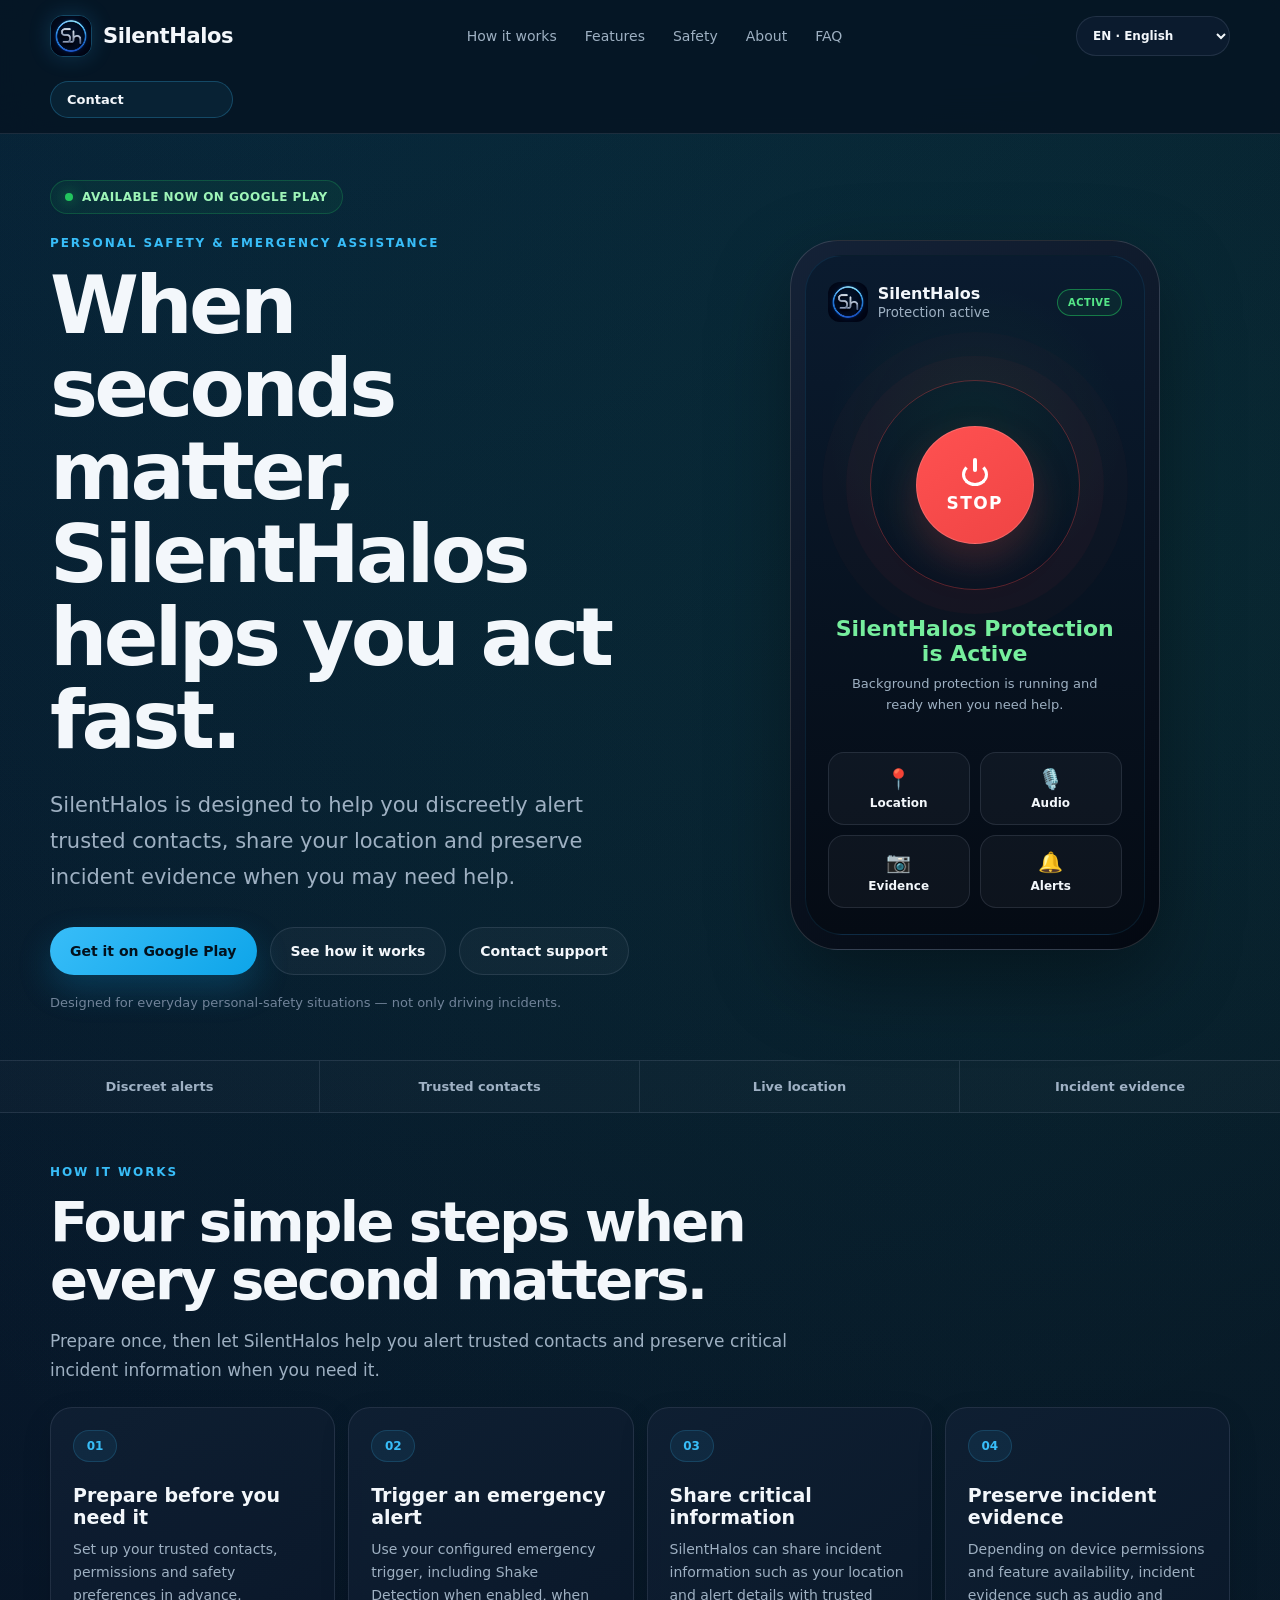
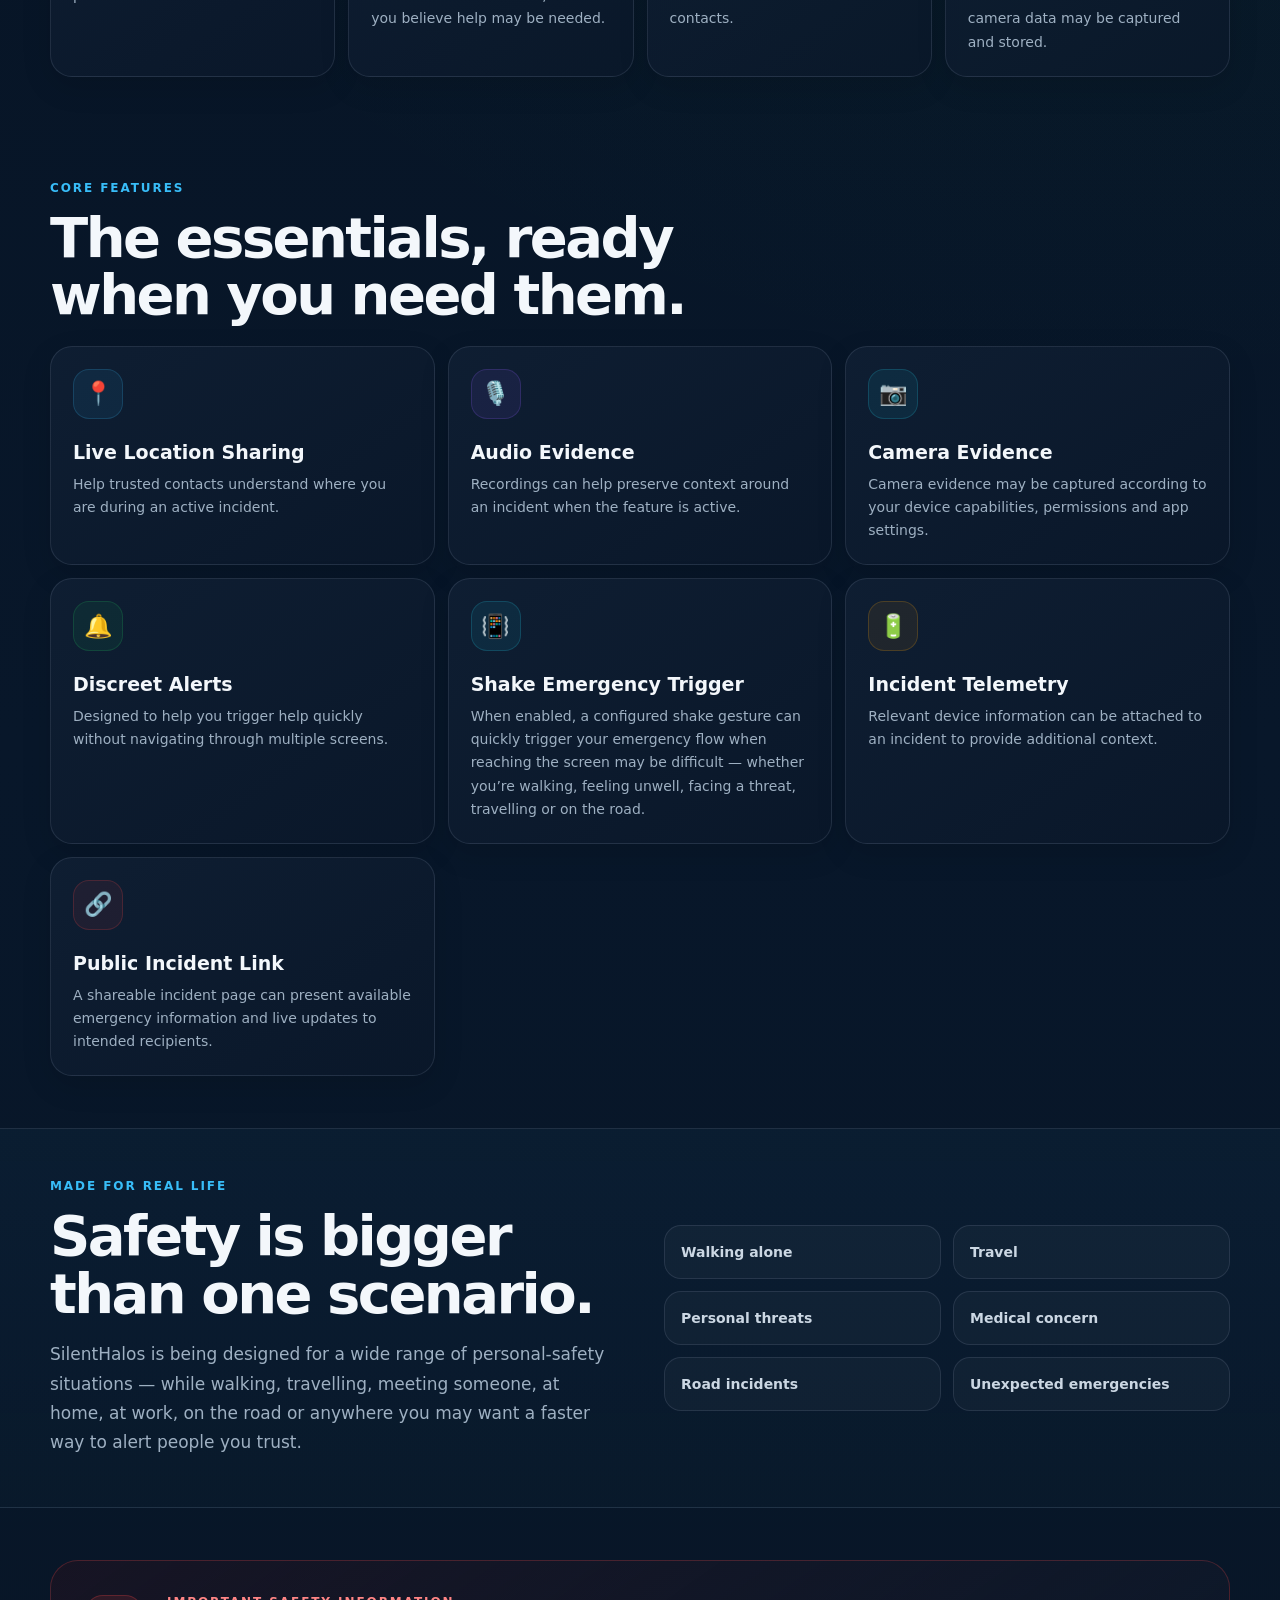
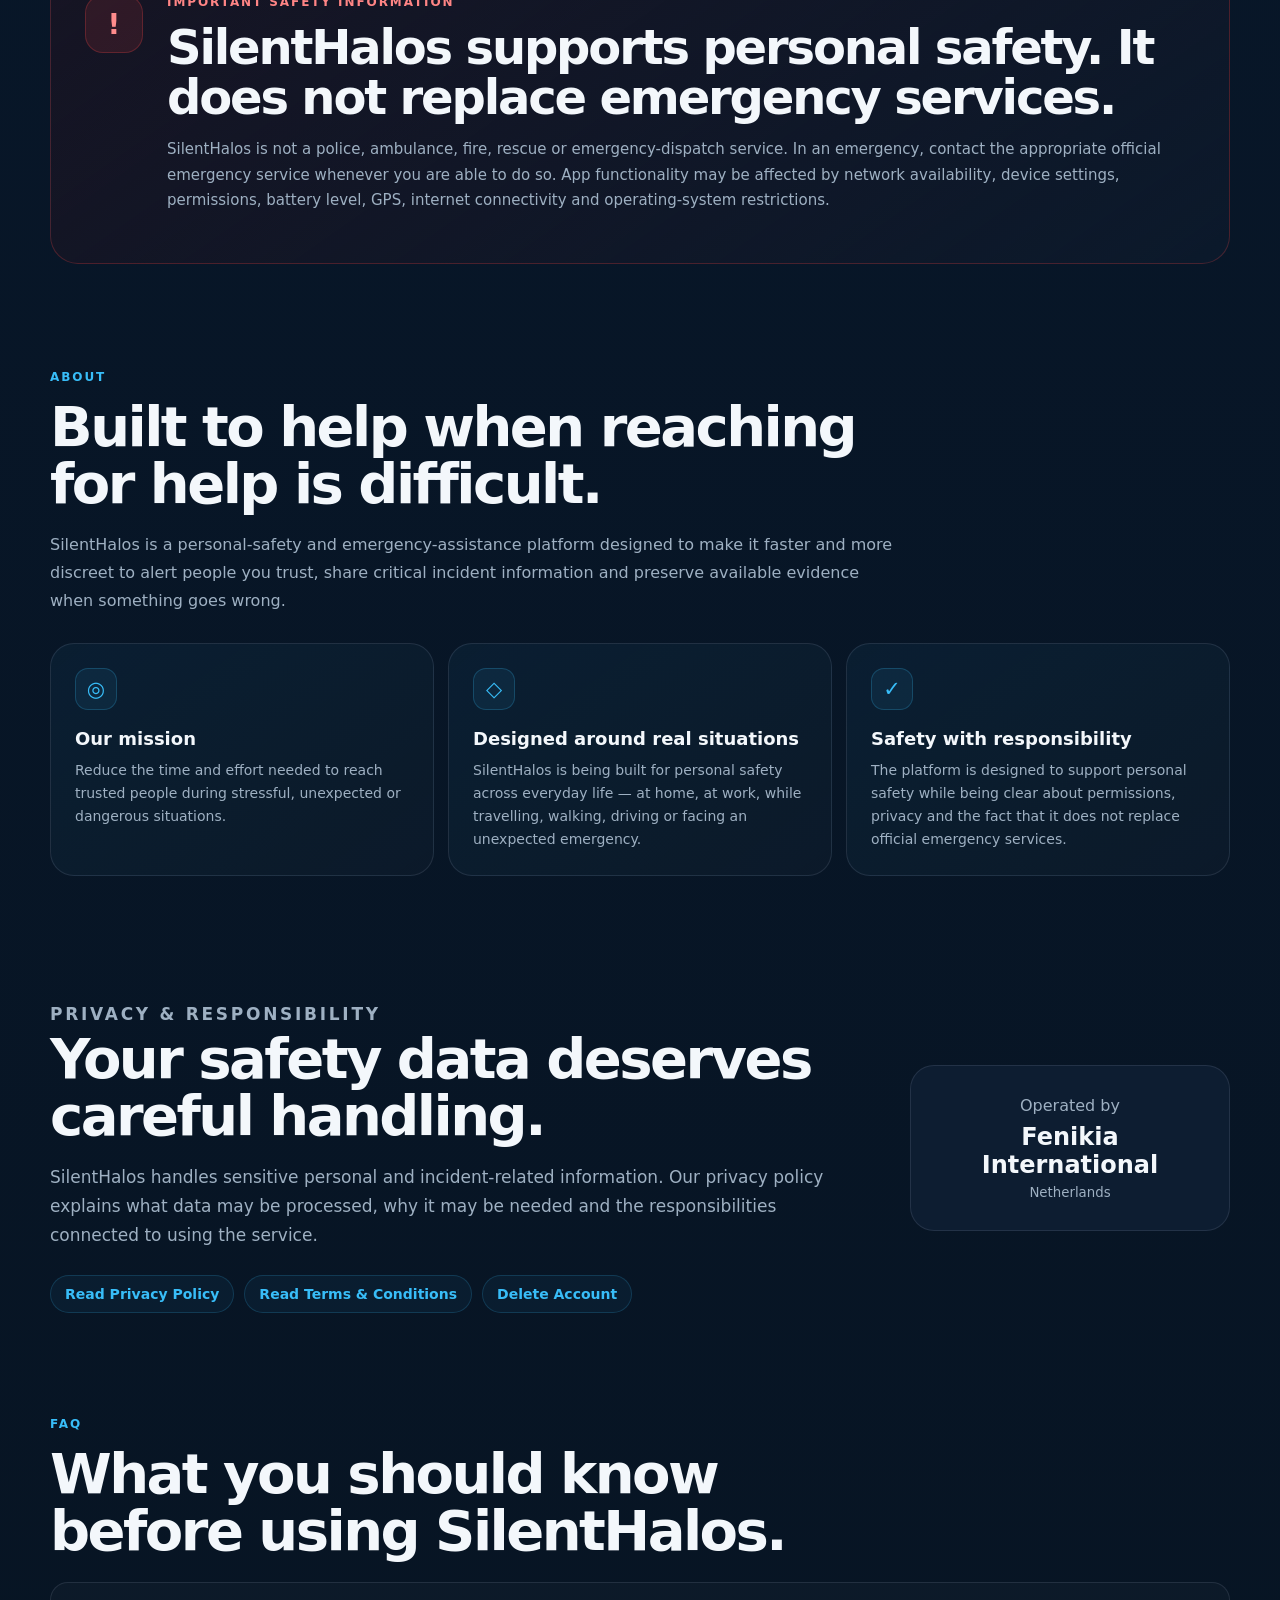
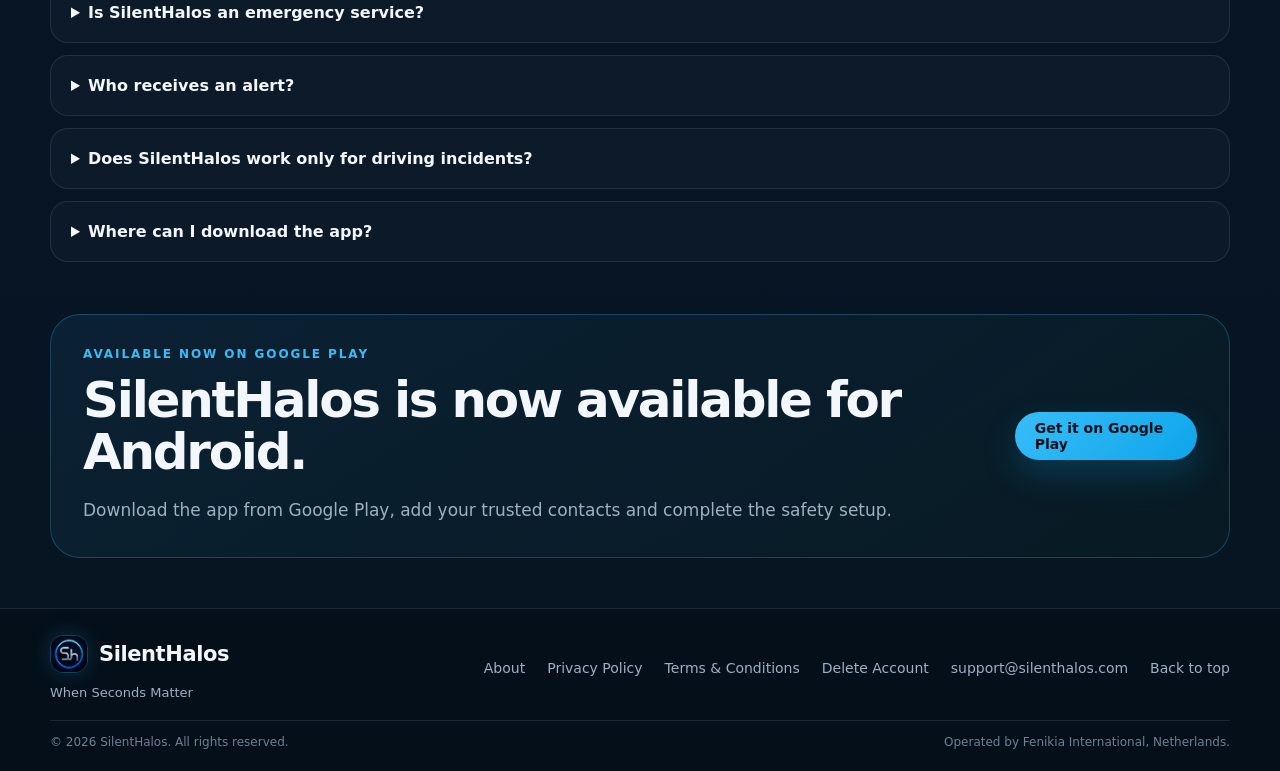
<file: index.html>
<!DOCTYPE html>
<html lang="en">
<head>
  <meta charset="UTF-8" />
  <meta name="viewport" content="width=device-width, initial-scale=1.0" />
  <meta name="description" content="SilentHalos is a personal safety and emergency-assistance app designed to help users alert trusted contacts, share location and preserve incident evidence when help may be needed." />
  <meta name="theme-color" content="#07152A" />
  <link rel="canonical" href="https://silenthalos.com/" />

  <link rel="icon" type="image/png" href="ChatGPT Image Jun 6, 2026, 03_10_08 PM.png" />
  <link rel="apple-touch-icon" href="ChatGPT Image Jun 6, 2026, 03_10_08 PM.png" />

  <meta property="og:type" content="website" />
  <meta property="og:title" content="SilentHalos – When Seconds Matter" />
  <meta property="og:description" content="Personal safety and emergency assistance designed to help you alert trusted contacts, share your location and preserve incident evidence when help may be needed." />
  <meta property="og:url" content="https://silenthalos.com/" />
  <meta property="og:image" content="https://silenthalos.com/ChatGPT%20Image%20Jun%206,%202026,%2003_10_08%20PM.png" />
  <meta property="og:site_name" content="SilentHalos" />

  <meta name="twitter:card" content="summary_large_image" />
  <meta name="twitter:title" content="SilentHalos – When Seconds Matter" />
  <meta name="twitter:description" content="Personal safety and emergency assistance designed to help you alert trusted contacts, share your location and preserve incident evidence when help may be needed." />
  <meta name="twitter:image" content="https://silenthalos.com/ChatGPT%20Image%20Jun%206,%202026,%2003_10_08%20PM.png" />

  <title>SilentHalos – When Seconds Matter</title>
  <link rel="stylesheet" href="home.css?v=20260821-about" />
</head>
<body>
  <header class="topbar">
    <a class="brand" href="#top" aria-label="SilentHalos home">
      <img src="ChatGPT Image Jun 6, 2026, 03_10_08 PM.png" alt="SilentHalos logo" />
      <span>SilentHalos</span>
    </a>

    <nav class="nav-links" aria-label="Primary navigation">
      <a href="#how" data-i18n="how">How it works</a>
      <a href="#features" data-i18n="features">Features</a>
      <a href="#safety" data-i18n="safety">Safety</a>
      <a href="#about" data-i18n="about">About</a>
      <a href="#faq" data-i18n="faq">FAQ</a>
    </nav>


    <div class="language-picker">
      <select id="languageSelect" aria-label="Language">
        <option value="en">EN · English</option>
        <option value="nl">NL · Nederlands</option>
        <option value="de">DE · Deutsch</option>
        <option value="fr">FR · Français</option>
        <option value="es">ES · Español</option>
        <option value="it">IT · Italiano</option>
        <option value="ru">RU · Русский</option>
        <option value="tr">TR · Türkçe</option>
        <option value="zh">ZH · 中文</option>
        <option value="ur">UR · اردو</option>
        <option value="ar">AR · العربية</option>
      </select>
    </div>
    <a class="nav-cta" href="mailto:support@silenthalos.com" data-i18n="contact" data-i18n="contact">Contact</a>
  </header>

  <main id="top">
    <section class="hero section-shell">
      <div class="hero-copy">
        <div class="status-pill"><span aria-hidden="true"></span><strong data-i18n="launching">Available now on Google Play</strong></div>
        <p class="eyebrow" data-i18n="heroLabel">Personal safety & emergency assistance</p>
        <h1 data-i18n="heroTitle">When seconds matter, SilentHalos helps you act fast.</h1>
        <p class="hero-text" data-i18n="heroText">SilentHalos is designed to help you discreetly alert trusted contacts, share your location and preserve incident evidence when you may need help.</p>
        <div class="hero-actions">
          <a class="primary-btn" href="https://play.google.com/store/apps/details?id=com.silenthalos.silenthalos" data-i18n="downloadApp">Get it on Google Play</a>
          <a class="secondary-btn" href="#how" data-i18n="seeHow">See how it works</a>
          <a class="secondary-btn" href="mailto:support@silenthalos.com" data-i18n="support">Contact support</a>
        </div>
        <p class="microcopy" data-i18n="micro">Designed for everyday personal-safety situations — not only driving incidents.</p>
      </div>

      <div class="hero-visual" aria-label="SilentHalos app concept preview">
        <div class="phone-frame">
          <div class="phone-screen">
            <div class="app-header-mini">
              <img src="ChatGPT Image Jun 6, 2026, 03_10_08 PM.png" alt="" />
              <div>
                <strong>SilentHalos</strong>
                <small data-i18n="protectionActiveMini">Protection active</small>
              </div>
              <span class="active-pill" data-i18n="active">ACTIVE</span>
            </div>
            <div class="shield-orbit active-orbit">
              <div class="shield-core active-core">
                <span class="power-icon" aria-hidden="true"></span>
                <strong data-i18n="stop">STOP</strong>
              </div>
            </div>
            <h2 class="active-title" data-i18n="protectionActive">SilentHalos Protection is Active</h2>
            <p data-i18n="background">Background protection is running and ready when you need help.</p>
            <div class="mini-grid">
              <div><span>📍</span><strong data-i18n="location">Location</strong></div>
              <div><span>🎙️</span><strong data-i18n="audio">Audio</strong></div>
              <div><span>📷</span><strong data-i18n="evidence">Evidence</strong></div>
              <div><span>🔔</span><strong data-i18n="alerts">Alerts</strong></div>
            </div>
          </div>
        </div>
      </div>
    </section>

    <section class="trust-strip">
      <div data-i18n="discreet">Discreet alerts</div>
      <div data-i18n="trusted">Trusted contacts</div>
      <div data-i18n="live">Live location</div>
      <div data-i18n="incidentEvidence">Incident evidence</div>
    </section>

    <section id="how" class="content-section section-shell">
      <div class="section-heading">
        <p class="eyebrow" data-i18n="how">How it works</p>
        <h2 data-i18n="howTitle">Four simple steps when every second matters.</h2>
        <p data-i18n="howText">Prepare once, then let SilentHalos help you alert trusted contacts and preserve critical incident information when you need it.</p>
      </div>

      <div class="steps-grid">
        <article class="step-card">
          <span class="step-number">01</span>
          <h3 data-i18n="s1t">Prepare before you need it</h3>
          <p data-i18n="s1d">Set up your trusted contacts, permissions and safety preferences in advance.</p>
        </article>
        <article class="step-card">
          <span class="step-number">02</span>
          <h3 data-i18n="s2t">Trigger an emergency alert</h3>
          <p data-i18n="s2d">Use your configured emergency trigger, including Shake Detection when enabled, when you believe help may be needed.</p>
        </article>
        <article class="step-card">
          <span class="step-number">03</span>
          <h3 data-i18n="s3t">Share critical information</h3>
          <p data-i18n="s3d">SilentHalos can share incident information such as your location and alert details with trusted contacts.</p>
        </article>
        <article class="step-card">
          <span class="step-number">04</span>
          <h3 data-i18n="s4t">Preserve incident evidence</h3>
          <p data-i18n="s4d">Depending on device permissions and feature availability, incident evidence such as audio and camera data may be captured and stored.</p>
        </article>
      </div>
    </section>

    <section id="features" class="content-section section-shell">
      <div class="section-heading">
        <p class="eyebrow" data-i18n="core">Core features</p>
        <h2 data-i18n="coreTitle">The essentials, ready when you need them.</h2>
      </div>

      <div class="features-grid">
        <article class="feature-card">
          <div class="feature-icon blue">📍</div>
          <h3 data-i18n="f1t">Live Location Sharing</h3>
          <p data-i18n="f1d">Help trusted contacts understand where you are during an active incident.</p>
        </article>
        <article class="feature-card">
          <div class="feature-icon violet">🎙️</div>
          <h3 data-i18n="f2t">Audio Evidence</h3>
          <p data-i18n="f2d">Recordings can help preserve context around an incident when the feature is active.</p>
        </article>
        <article class="feature-card">
          <div class="feature-icon cyan">📷</div>
          <h3 data-i18n="f3t">Camera Evidence</h3>
          <p data-i18n="f3d">Camera evidence may be captured according to your device capabilities, permissions and app settings.</p>
        </article>
        <article class="feature-card">
          <div class="feature-icon green">🔔</div>
          <h3 data-i18n="f4t">Discreet Alerts</h3>
          <p data-i18n="f4d">Designed to help you trigger help quickly without navigating through multiple screens.</p>
        </article>
        <article class="feature-card">
          <div class="feature-icon cyan">📳</div>
          <h3 data-i18n="fShakeTitle">Shake Emergency Trigger</h3>
          <p data-i18n="fShakeDesc">When enabled, a configured shake gesture can quickly trigger your emergency flow when reaching the screen may be difficult — whether you’re walking, feeling unwell, facing a threat, travelling or on the road.</p>
        </article>
        <article class="feature-card">
          <div class="feature-icon amber">🔋</div>
          <h3 data-i18n="f5t">Incident Telemetry</h3>
          <p data-i18n="f5d">Relevant device information can be attached to an incident to provide additional context.</p>
        </article>
        <article class="feature-card">
          <div class="feature-icon red">🔗</div>
          <h3 data-i18n="f6t">Public Incident Link</h3>
          <p data-i18n="f6d">A shareable incident page can present available emergency information and live updates to intended recipients.</p>
        </article>
      </div>
    </section>

    <section class="use-cases-section">
      <div class="section-shell two-column">
        <div>
          <p class="eyebrow" data-i18n="realLife">Made for real life</p>
          <h2 data-i18n="realTitle">Safety is bigger than one scenario.</h2>
          <p class="body-copy" data-i18n="realText">SilentHalos is being designed for a wide range of personal-safety situations — while walking, travelling, meeting someone, at home, at work, on the road or anywhere you may want a faster way to alert people you trust.</p>
        </div>
        <div class="use-case-grid">
          <span data-i18n="u1">Walking alone</span>
          <span data-i18n="u2">Travel</span>
          <span data-i18n="u3">Personal threats</span>
          <span data-i18n="u4">Medical concern</span>
          <span data-i18n="u5">Road incidents</span>
          <span data-i18n="u6">Unexpected emergencies</span>
        </div>
      </div>
    </section>

    <section id="safety" class="content-section section-shell">
      <div class="safety-card">
        <div class="safety-icon">!</div>
        <div>
          <p class="eyebrow danger" data-i18n="safetyLabel">Important safety information</p>
          <h2 data-i18n="safetyTitle">SilentHalos supports personal safety. It does not replace emergency services.</h2>
          <p data-i18n="safetyText">SilentHalos is not a police, ambulance, fire, rescue or emergency-dispatch service. In an emergency, contact the appropriate official emergency service whenever you are able to do so. App functionality may be affected by network availability, device settings, permissions, battery level, GPS, internet connectivity and operating-system restrictions.</p>
        </div>
      </div>
    </section>

    <section id="about" class="content-section section-shell about-section">
      <div class="section-heading">
        <p class="eyebrow" data-i18n="about">About</p>
        <h2 data-i18n="aboutTitle">Built to help when reaching for help is difficult.</h2>
        <p data-i18n="aboutText">SilentHalos is a personal-safety and emergency-assistance platform designed to make it faster and more discreet to alert people you trust, share critical incident information and preserve available evidence when something goes wrong.</p>
      </div>
      <div class="about-grid">
        <article class="about-card">
          <span class="about-card-icon">◎</span>
          <h3 data-i18n="aboutMissionTitle">Our mission</h3>
          <p data-i18n="aboutMissionText">Reduce the time and effort needed to reach trusted people during stressful, unexpected or dangerous situations.</p>
        </article>
        <article class="about-card">
          <span class="about-card-icon">◇</span>
          <h3 data-i18n="aboutApproachTitle">Designed around real situations</h3>
          <p data-i18n="aboutApproachText">SilentHalos is being built for personal safety across everyday life — at home, at work, while travelling, walking, driving or facing an unexpected emergency.</p>
        </article>
        <article class="about-card">
          <span class="about-card-icon">✓</span>
          <h3 data-i18n="aboutPrincipleTitle">Safety with responsibility</h3>
          <p data-i18n="aboutPrincipleText">The platform is designed to support personal safety while being clear about permissions, privacy and the fact that it does not replace official emergency services.</p>
        </article>
      </div>
    </section>

    <section class="content-section section-shell privacy-highlight">
      <div class="privacy-copy">
        <p class="eyebrow" data-i18n="privacyLabel">Privacy & responsibility</p>
        <h2 data-i18n="privacyTitle">Your safety data deserves careful handling.</h2>
        <p data-i18n="privacyText">SilentHalos handles sensitive personal and incident-related information. Our privacy policy explains what data may be processed, why it may be needed and the responsibilities connected to using the service.</p>
        <div class="inline-links">
          <a href="privacy.html" data-i18n="privacyLink">Read Privacy Policy</a>
          <a href="terms.html" data-i18n="termsLink">Read Terms & Conditions</a>
          <a href="delete-account.html" data-i18n="deleteAccount">Delete Account</a>
        </div>
      </div>
      <div class="privacy-badge">
        <span data-i18n="operated">Operated by</span>
        <strong>Fenikia International</strong>
        <small data-i18n="netherlands">Netherlands</small>
      </div>
    </section>

    <section id="faq" class="content-section section-shell">
      <div class="section-heading">
        <p class="eyebrow" data-i18n="faq">FAQ</p>
        <h2 data-i18n="faqTitle">What you should know before using SilentHalos.</h2>
      </div>

      <div class="faq-grid">
        <details>
          <summary data-i18n="q1">Is SilentHalos an emergency service?</summary>
          <p data-i18n="a1">No. SilentHalos is a personal-safety and emergency-assistance tool and does not replace official emergency services.</p>
        </details>
        <details>
          <summary data-i18n="q2">Who receives an alert?</summary>
          <p data-i18n="a2">Alerts are intended for the trusted contacts you configure in the app, according to the features and permissions you enable.</p>
        </details>
        <details>
          <summary data-i18n="q3">Does SilentHalos work only for driving incidents?</summary>
          <p data-i18n="a3">No. SilentHalos is designed for many personal-safety scenarios and should not assume the user is driving unless the incident data indicates that.</p>
        </details>
        <details>
          <summary data-i18n="q4">Where can I download the app?</summary>
          <p data-i18n="a4">SilentHalos is now available for Android on Google Play. Availability depends on your country and device compatibility.</p>
        </details>
      </div>
    </section>

    <section class="launch-section">
      <div class="section-shell launch-card">
        <div>
          <p class="eyebrow" data-i18n="launching">Available now on Google Play</p>
          <h2 data-i18n="launchTitle">SilentHalos is now available for Android.</h2>
          <p data-i18n="launchText">Download the app from Google Play, add your trusted contacts and complete the safety setup.</p>
        </div>
        <a class="primary-btn" href="https://play.google.com/store/apps/details?id=com.silenthalos.silenthalos" data-i18n="downloadApp">Get it on Google Play</a>
      </div>
    </section>
  </main>

  <footer class="footer">
    <div class="footer-main section-shell">
      <div class="footer-brand-block">
        <a class="brand footer-logo" href="#top">
          <img src="ChatGPT Image Jun 6, 2026, 03_10_08 PM.png" alt="SilentHalos logo" />
          <span>SilentHalos</span>
        </a>
        <p data-i18n="tagline">When Seconds Matter</p>
      </div>

      <div class="footer-links">
        <a href="#about" data-i18n="about">About</a>
        <a href="privacy.html" data-i18n="privacyPolicy">Privacy Policy</a>
        <a href="terms.html" data-i18n="terms">Terms & Conditions</a>
        <a href="delete-account.html" data-i18n="deleteAccount">Delete Account</a>
        <a href="mailto:support@silenthalos.com">support@silenthalos.com</a>
        <a href="#top" data-i18n="back">Back to top</a>
      </div>
    </div>

    <div class="footer-bottom section-shell">
      <p data-i18n="copy">© 2026 SilentHalos. All rights reserved.</p>
      <p data-i18n="operator">Operated by Fenikia International, Netherlands.</p>
    </div>
  </footer>
  <script src="translations.js?v=20261029-live"></script>
</body>
</html>
</file>
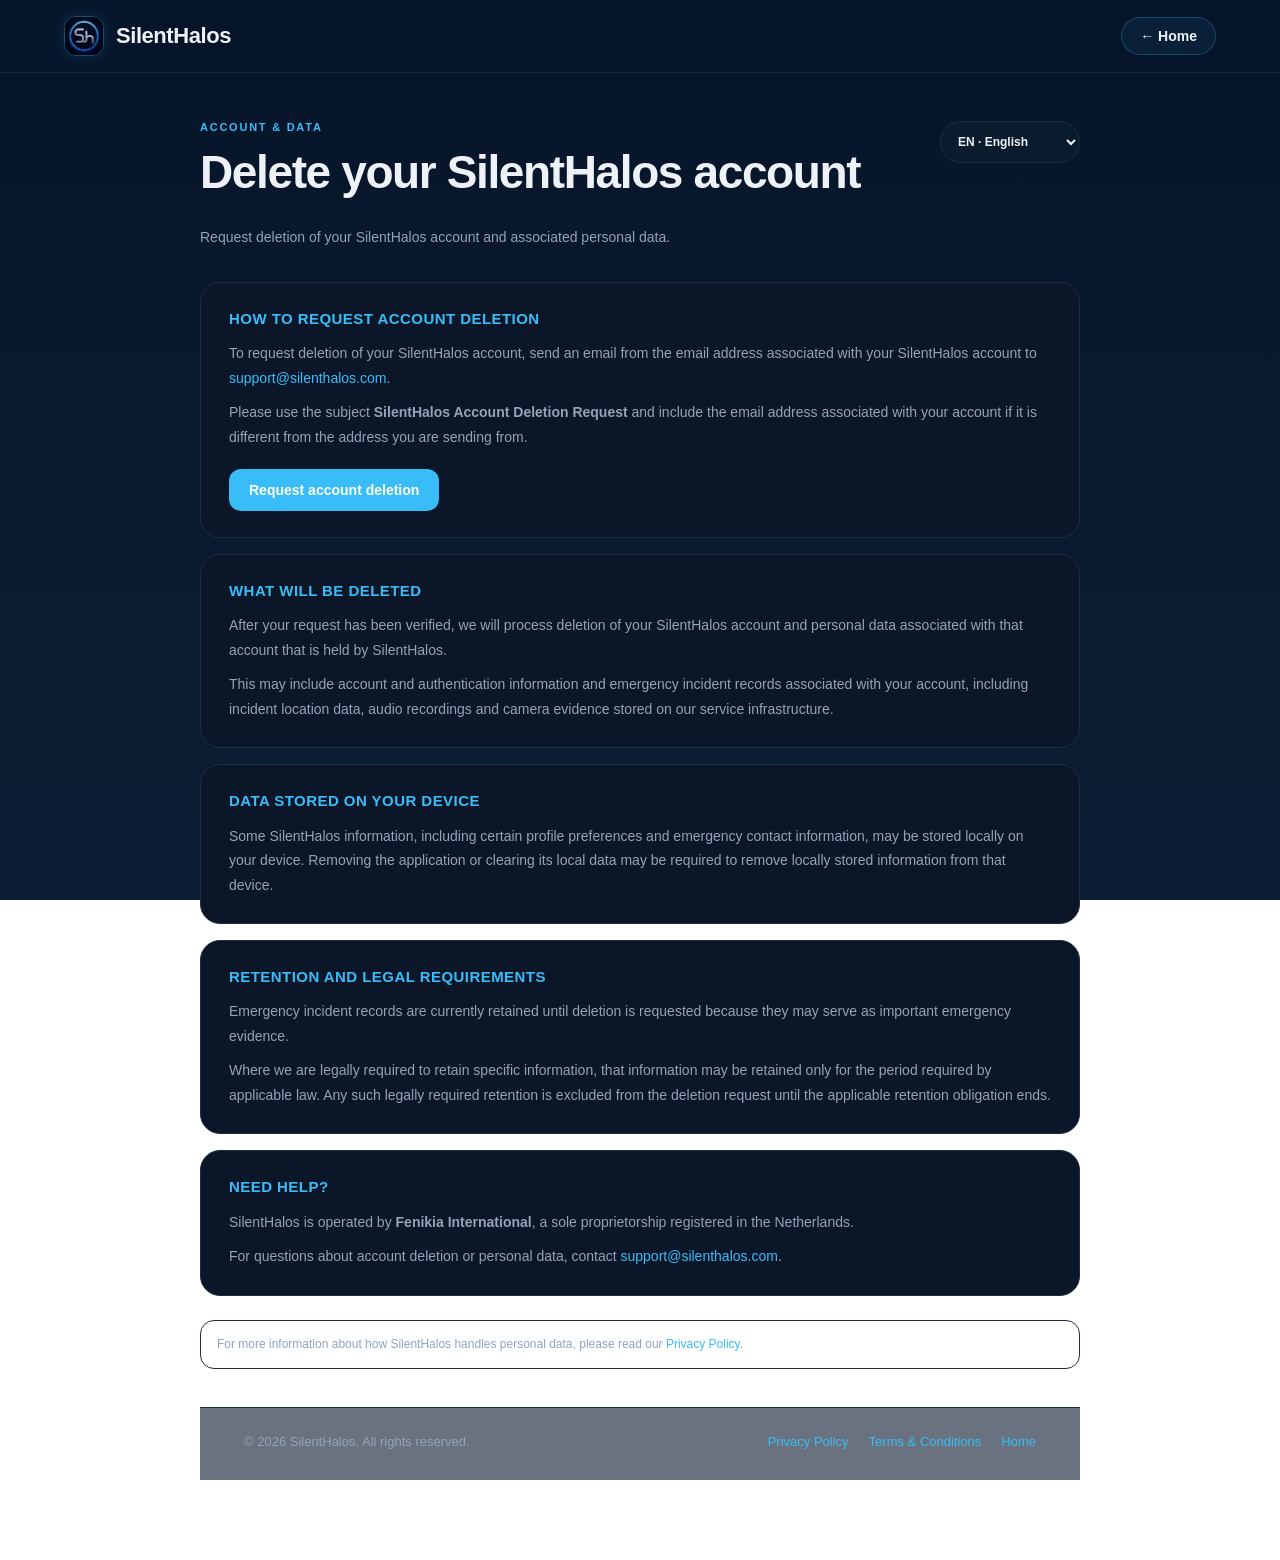
<file: delete-account.html>
<!DOCTYPE html>
<html lang="en" dir="ltr">
<head>
<meta charset="UTF-8">
<meta name="viewport" content="width=device-width,initial-scale=1">
<title>Delete Account – SilentHalos</title>
<link rel="stylesheet" href="style.css">
<style>
.legal-shell{width:min(880px,92%);margin:0 auto;padding:48px 0 80px}
.legal-toolbar{display:flex;justify-content:space-between;align-items:flex-start;gap:18px;margin-bottom:28px;flex-wrap:wrap}
.legal-language{min-height:42px;padding:0 13px;border-radius:999px;border:1px solid var(--card-border);background:#0b1b2e;color:var(--text-primary);font:inherit;font-size:12px;font-weight:800;cursor:pointer}
.legal-eyebrow{font-size:11px;font-weight:800;letter-spacing:.16em;text-transform:uppercase;color:var(--accent-blue);margin:0 0 14px}
.legal-title{font-size:clamp(30px,5vw,46px);font-weight:900;letter-spacing:-.03em;color:var(--text-primary);margin:0;line-height:1.1}
.legal-meta{color:var(--text-secondary);font-size:14px;margin:0 0 34px;line-height:1.6}
.legal-section{margin-bottom:16px;padding:26px 28px;border-radius:20px;background:var(--card-bg);border:1px solid var(--card-border)}
.legal-section h2{font-size:15px;font-weight:800;color:var(--accent-blue);margin:0 0 12px;text-transform:uppercase;letter-spacing:.03em;line-height:1.35}
.legal-section p,.legal-section li{color:var(--text-secondary);font-size:14px;line-height:1.75}
.legal-section p{margin:0 0 10px}.legal-section p:last-child{margin-bottom:0}
.legal-section a,.legal-footer a,.legal-note a{color:var(--accent-blue);text-decoration:none}
.delete-button{display:inline-flex;align-items:center;justify-content:center;margin-top:10px;padding:13px 20px;border-radius:12px;background:var(--accent-blue);color:#fff!important;font-size:14px;font-weight:800;text-decoration:none}
.legal-note{margin:24px 0 0;padding:14px 16px;border-radius:14px;border:1px solid var(--card-border);color:var(--text-secondary);font-size:12px;line-height:1.6;background:rgba(255,255,255,.025)}
.legal-footer{margin-top:38px;padding-top:24px;border-top:1px solid var(--card-border);display:flex;align-items:center;justify-content:space-between;flex-wrap:wrap;gap:14px;color:var(--text-secondary);font-size:13px}
.legal-footer-links{display:flex;gap:20px;flex-wrap:wrap}
html[dir=rtl] body{direction:rtl;text-align:right}
@media(max-width:600px){.legal-shell{padding:32px 0 60px}.legal-section{padding:20px 18px}.legal-footer{flex-direction:column;align-items:flex-start}.legal-language{width:100%}}
</style>
</head>
<body class="incident-body">
<header class="site-header">
<a class="site-brand" href="/" style="text-decoration:none;"><img src="ChatGPT Image Jun 6, 2026, 03_10_08 PM.png" alt="SilentHalos logo" class="brand-logo"><span>SilentHalos</span></a>
<a href="/" class="about-link" id="topHome">← Home</a>
</header>
<main class="legal-shell">
<div class="legal-toolbar">
<div><p class="legal-eyebrow" id="label"></p><h1 class="legal-title" id="title"></h1></div>
<select id="lang" class="legal-language">
<option value="en">EN · English</option><option value="nl">NL · Nederlands</option><option value="de">DE · Deutsch</option><option value="fr">FR · Français</option><option value="es">ES · Español</option><option value="it">IT · Italiano</option><option value="ru">RU · Русский</option><option value="tr">TR · Türkçe</option><option value="zh">ZH · 中文</option><option value="ur">UR · اردو</option><option value="ar">AR · العربية</option>
</select>
</div>
<p class="legal-meta" id="meta"></p>
<div id="sections"></div>
<p class="legal-note" id="note"></p>
<footer class="legal-footer"><span id="rights"></span><div class="legal-footer-links"><a href="privacy.html" id="privacy"></a><a href="terms.html" id="terms"></a><a href="/" id="home"></a></div></footer>
</main>
<script>
const D={
en:{dir:"ltr",label:"Account & Data",title:"Delete your SilentHalos account",home:"Home",meta:"Request deletion of your SilentHalos account and associated personal data.",note:'For more information about how SilentHalos handles personal data, please read our <a href="privacy.html">Privacy Policy</a>.',rights:"© 2026 SilentHalos. All rights reserved.",privacy:"Privacy Policy",terms:"Terms & Conditions",sections:[
{title:"How to request account deletion",body:'<p>To request deletion of your SilentHalos account, send an email from the email address associated with your SilentHalos account to <a href="mailto:support@silenthalos.com?subject=SilentHalos%20Account%20Deletion%20Request">support@silenthalos.com</a>.</p><p>Please use the subject <strong>SilentHalos Account Deletion Request</strong> and include the email address associated with your account if it is different from the address you are sending from.</p><a class="delete-button" href="mailto:support@silenthalos.com?subject=SilentHalos%20Account%20Deletion%20Request">Request account deletion</a>'},
{title:"What will be deleted",body:"<p>After your request has been verified, we will process deletion of your SilentHalos account and personal data associated with that account that is held by SilentHalos.</p><p>This may include account and authentication information and emergency incident records associated with your account, including incident location data, audio recordings and camera evidence stored on our service infrastructure.</p>"},
{title:"Data stored on your device",body:"<p>Some SilentHalos information, including certain profile preferences and emergency contact information, may be stored locally on your device. Removing the application or clearing its local data may be required to remove locally stored information from that device.</p>"},
{title:"Retention and legal requirements",body:"<p>Emergency incident records are currently retained until deletion is requested because they may serve as important emergency evidence.</p><p>Where we are legally required to retain specific information, that information may be retained only for the period required by applicable law. Any such legally required retention is excluded from the deletion request until the applicable retention obligation ends.</p>"},
{title:"Need help?",body:'<p>SilentHalos is operated by <strong>Fenikia International</strong>, a sole proprietorship registered in the Netherlands.</p><p>For questions about account deletion or personal data, contact <a href="mailto:support@silenthalos.com">support@silenthalos.com</a>.</p>'}]},
nl:{dir:"ltr",label:"Account & Gegevens",title:"Uw SilentHalos-account verwijderen",home:"Home",meta:"Vraag verwijdering aan van uw SilentHalos-account en de bijbehorende persoonsgegevens.",note:'Lees ons <a href="privacy.html">Privacybeleid</a> voor meer informatie over hoe SilentHalos persoonsgegevens verwerkt.',rights:"© 2026 SilentHalos. Alle rechten voorbehouden.",privacy:"Privacybeleid",terms:"Algemene voorwaarden",sections:[
{title:"Hoe u accountverwijdering aanvraagt",body:'<p>Om verwijdering van uw SilentHalos-account aan te vragen, stuurt u vanaf het e-mailadres dat aan uw SilentHalos-account is gekoppeld een e-mail naar <a href="mailto:support@silenthalos.com?subject=SilentHalos%20Account%20Deletion%20Request">support@silenthalos.com</a>.</p><p>Gebruik als onderwerp <strong>SilentHalos Account Deletion Request</strong> en vermeld het e-mailadres van uw account als dit afwijkt van het adres waarmee u de e-mail verzendt.</p><a class="delete-button" href="mailto:support@silenthalos.com?subject=SilentHalos%20Account%20Deletion%20Request">Accountverwijdering aanvragen</a>'},
{title:"Wat wordt verwijderd",body:"<p>Nadat uw verzoek is geverifieerd, verwerken wij de verwijdering van uw SilentHalos-account en de bijbehorende persoonsgegevens die door SilentHalos worden bewaard.</p><p>Dit kan account- en authenticatiegegevens omvatten, evenals noodincidentgegevens die aan uw account zijn gekoppeld, waaronder locatiegegevens, audio-opnamen en camerabewijs die op onze service-infrastructuur zijn opgeslagen.</p>"},
{title:"Gegevens op uw apparaat",body:"<p>Sommige SilentHalos-gegevens, waaronder bepaalde profielvoorkeuren en informatie over noodcontacten, kunnen lokaal op uw apparaat worden opgeslagen. Het verwijderen van de app of wissen van de lokale gegevens kan nodig zijn om deze informatie van het apparaat te verwijderen.</p>"},
{title:"Bewaring en wettelijke vereisten",body:"<p>Gegevens van noodincidenten worden momenteel bewaard totdat om verwijdering wordt verzocht, omdat zij belangrijk bewijsmateriaal bij een noodsituatie kunnen vormen.</p><p>Wanneer wij wettelijk verplicht zijn specifieke informatie te bewaren, wordt deze uitsluitend bewaard gedurende de wettelijk vereiste periode. Deze gegevens vallen tot het einde van die verplichting buiten het verwijderingsverzoek.</p>"},
{title:"Hulp nodig?",body:'<p>SilentHalos wordt geëxploiteerd door <strong>Fenikia International</strong>, een eenmanszaak geregistreerd in Nederland.</p><p>Voor vragen over accountverwijdering of persoonsgegevens kunt u contact opnemen via <a href="mailto:support@silenthalos.com">support@silenthalos.com</a>.</p>'}]},
de:{dir:"ltr",label:"Konto & Daten",title:"Ihr SilentHalos-Konto löschen",home:"Startseite",meta:"Beantragen Sie die Löschung Ihres SilentHalos-Kontos und der damit verbundenen personenbezogenen Daten.",note:'Weitere Informationen zum Umgang von SilentHalos mit personenbezogenen Daten finden Sie in unserer <a href="privacy.html">Datenschutzerklärung</a>.',rights:"© 2026 SilentHalos. Alle Rechte vorbehalten.",privacy:"Datenschutzerklärung",terms:"Allgemeine Geschäftsbedingungen",sections:[
{title:"So beantragen Sie die Kontolöschung",body:'<p>Senden Sie zur Beantragung der Löschung Ihres SilentHalos-Kontos eine E-Mail von der mit Ihrem Konto verknüpften E-Mail-Adresse an <a href="mailto:support@silenthalos.com?subject=SilentHalos%20Account%20Deletion%20Request">support@silenthalos.com</a>.</p><p>Verwenden Sie den Betreff <strong>SilentHalos Account Deletion Request</strong> und geben Sie die mit Ihrem Konto verknüpfte E-Mail-Adresse an, falls sie von der Absenderadresse abweicht.</p><a class="delete-button" href="mailto:support@silenthalos.com?subject=SilentHalos%20Account%20Deletion%20Request">Kontolöschung beantragen</a>'},
{title:"Was gelöscht wird",body:"<p>Nach Überprüfung Ihrer Anfrage bearbeiten wir die Löschung Ihres SilentHalos-Kontos und der damit verbundenen personenbezogenen Daten, die von SilentHalos gespeichert werden.</p><p>Dazu können Konto- und Authentifizierungsinformationen sowie mit Ihrem Konto verbundene Notfalldaten gehören, einschließlich Standortdaten, Audioaufnahmen und Kamerabeweisen.</p>"},
{title:"Auf Ihrem Gerät gespeicherte Daten",body:"<p>Einige SilentHalos-Informationen, darunter bestimmte Profileinstellungen und Notfallkontakte, können lokal auf Ihrem Gerät gespeichert sein. Möglicherweise müssen Sie die App entfernen oder deren lokale Daten löschen, um diese Informationen vom Gerät zu entfernen.</p>"},
{title:"Aufbewahrung und gesetzliche Anforderungen",body:"<p>Notfallaufzeichnungen werden derzeit bis zu einem Löschantrag aufbewahrt, da sie als wichtiges Beweismaterial dienen können.</p><p>Wenn wir gesetzlich zur Aufbewahrung bestimmter Informationen verpflichtet sind, werden diese nur für den gesetzlich vorgeschriebenen Zeitraum aufbewahrt und bis zum Ende dieser Pflicht von der Löschung ausgenommen.</p>"},
{title:"Benötigen Sie Hilfe?",body:'<p>SilentHalos wird von <strong>Fenikia International</strong>, einem in den Niederlanden registrierten Einzelunternehmen, betrieben.</p><p>Bei Fragen zur Kontolöschung oder zu personenbezogenen Daten kontaktieren Sie <a href="mailto:support@silenthalos.com">support@silenthalos.com</a>.</p>'}]},
fr:{dir:"ltr",label:"Compte & Données",title:"Supprimer votre compte SilentHalos",home:"Accueil",meta:"Demandez la suppression de votre compte SilentHalos et des données personnelles associées.",note:'Pour en savoir plus sur la manière dont SilentHalos traite les données personnelles, consultez notre <a href="privacy.html">Politique de confidentialité</a>.',rights:"© 2026 SilentHalos. Tous droits réservés.",privacy:"Politique de confidentialité",terms:"Conditions générales",sections:[
{title:"Comment demander la suppression du compte",body:'<p>Pour demander la suppression de votre compte SilentHalos, envoyez un e-mail depuis l’adresse associée à votre compte à <a href="mailto:support@silenthalos.com?subject=SilentHalos%20Account%20Deletion%20Request">support@silenthalos.com</a>.</p><p>Utilisez l’objet <strong>SilentHalos Account Deletion Request</strong> et indiquez l’adresse e-mail associée à votre compte si elle diffère de l’adresse d’envoi.</p><a class="delete-button" href="mailto:support@silenthalos.com?subject=SilentHalos%20Account%20Deletion%20Request">Demander la suppression du compte</a>'},
{title:"Ce qui sera supprimé",body:"<p>Après vérification de votre demande, nous procéderons à la suppression de votre compte SilentHalos et des données personnelles associées détenues par SilentHalos.</p><p>Cela peut inclure les informations de compte et d’authentification ainsi que les dossiers d’incidents d’urgence associés, notamment les données de localisation, les enregistrements audio et les preuves photographiques.</p>"},
{title:"Données stockées sur votre appareil",body:"<p>Certaines informations SilentHalos, notamment certaines préférences de profil et les coordonnées des contacts d’urgence, peuvent être stockées localement sur votre appareil. La suppression de l’application ou de ses données locales peut être nécessaire pour les retirer de l’appareil.</p>"},
{title:"Conservation et obligations légales",body:"<p>Les dossiers d’incidents d’urgence sont actuellement conservés jusqu’à ce qu’une suppression soit demandée, car ils peuvent constituer des preuves importantes.</p><p>Lorsque la loi nous impose de conserver certaines informations, elles ne seront conservées que pendant la durée légalement requise et seront exclues de la suppression jusqu’à la fin de cette obligation.</p>"},
{title:"Besoin d’aide ?",body:'<p>SilentHalos est exploité par <strong>Fenikia International</strong>, une entreprise individuelle enregistrée aux Pays-Bas.</p><p>Pour toute question concernant la suppression du compte ou les données personnelles, contactez <a href="mailto:support@silenthalos.com">support@silenthalos.com</a>.</p>'}]},
es:{dir:"ltr",label:"Cuenta y Datos",title:"Eliminar tu cuenta de SilentHalos",home:"Inicio",meta:"Solicita la eliminación de tu cuenta de SilentHalos y de los datos personales asociados.",note:'Para obtener más información sobre cómo SilentHalos trata los datos personales, consulta nuestra <a href="privacy.html">Política de privacidad</a>.',rights:"© 2026 SilentHalos. Todos los derechos reservados.",privacy:"Política de privacidad",terms:"Términos y condiciones",sections:[
{title:"Cómo solicitar la eliminación",body:'<p>Para solicitar la eliminación de tu cuenta de SilentHalos, envía un correo electrónico desde la dirección asociada a tu cuenta a <a href="mailto:support@silenthalos.com?subject=SilentHalos%20Account%20Deletion%20Request">support@silenthalos.com</a>.</p><p>Utiliza el asunto <strong>SilentHalos Account Deletion Request</strong> e incluye la dirección de correo asociada a tu cuenta si es distinta de la dirección desde la que escribes.</p><a class="delete-button" href="mailto:support@silenthalos.com?subject=SilentHalos%20Account%20Deletion%20Request">Solicitar eliminación de la cuenta</a>'},
{title:"Qué se eliminará",body:"<p>Una vez verificada tu solicitud, procesaremos la eliminación de tu cuenta de SilentHalos y de los datos personales asociados que estén en poder de SilentHalos.</p><p>Esto puede incluir información de cuenta y autenticación y registros de incidentes de emergencia asociados, incluidos datos de ubicación, grabaciones de audio y pruebas de cámara.</p>"},
{title:"Datos almacenados en tu dispositivo",body:"<p>Parte de la información de SilentHalos, incluidas determinadas preferencias del perfil y los contactos de emergencia, puede almacenarse localmente en tu dispositivo. Puede ser necesario eliminar la aplicación o borrar sus datos locales para retirar esa información.</p>"},
{title:"Conservación y requisitos legales",body:"<p>Los registros de incidentes de emergencia se conservan actualmente hasta que se solicita su eliminación porque pueden servir como pruebas importantes.</p><p>Cuando exista una obligación legal de conservar información específica, esta se conservará únicamente durante el período exigido por la ley y quedará excluida de la eliminación hasta que finalice dicha obligación.</p>"},
{title:"¿Necesitas ayuda?",body:'<p>SilentHalos es operado por <strong>Fenikia International</strong>, una empresa individual registrada en los Países Bajos.</p><p>Para preguntas sobre eliminación de cuentas o datos personales, escribe a <a href="mailto:support@silenthalos.com">support@silenthalos.com</a>.</p>'}]},
it:{dir:"ltr",label:"Account e Dati",title:"Elimina il tuo account SilentHalos",home:"Home",meta:"Richiedi l’eliminazione del tuo account SilentHalos e dei dati personali associati.",note:'Per ulteriori informazioni su come SilentHalos tratta i dati personali, consulta la nostra <a href="privacy.html">Informativa sulla privacy</a>.',rights:"© 2026 SilentHalos. Tutti i diritti riservati.",privacy:"Informativa sulla privacy",terms:"Termini e condizioni",sections:[
{title:"Come richiedere l’eliminazione dell’account",body:'<p>Per richiedere l’eliminazione del tuo account SilentHalos, invia un’e-mail dall’indirizzo associato al tuo account a <a href="mailto:support@silenthalos.com?subject=SilentHalos%20Account%20Deletion%20Request">support@silenthalos.com</a>.</p><p>Utilizza come oggetto <strong>SilentHalos Account Deletion Request</strong> e indica l’indirizzo e-mail associato al tuo account se diverso da quello utilizzato per l’invio.</p><a class="delete-button" href="mailto:support@silenthalos.com?subject=SilentHalos%20Account%20Deletion%20Request">Richiedi eliminazione account</a>'},
{title:"Cosa verrà eliminato",body:"<p>Dopo la verifica della richiesta, procederemo all’eliminazione del tuo account SilentHalos e dei dati personali associati detenuti da SilentHalos.</p><p>Ciò può includere informazioni sull’account e sull’autenticazione e registrazioni degli incidenti di emergenza associate, inclusi dati sulla posizione, registrazioni audio e prove fotografiche.</p>"},
{title:"Dati memorizzati sul dispositivo",body:"<p>Alcune informazioni di SilentHalos, comprese determinate preferenze del profilo e informazioni sui contatti di emergenza, possono essere memorizzate localmente sul dispositivo. Potrebbe essere necessario rimuovere l’app o cancellarne i dati locali.</p>"},
{title:"Conservazione e requisiti legali",body:"<p>I registri degli incidenti di emergenza sono attualmente conservati fino alla richiesta di eliminazione perché possono costituire importanti prove di emergenza.</p><p>Quando siamo legalmente obbligati a conservare determinate informazioni, queste saranno conservate solo per il periodo previsto dalla legge ed escluse dalla cancellazione fino alla fine di tale obbligo.</p>"},
{title:"Hai bisogno di aiuto?",body:'<p>SilentHalos è gestito da <strong>Fenikia International</strong>, un’impresa individuale registrata nei Paesi Bassi.</p><p>Per domande sull’eliminazione dell’account o sui dati personali, contatta <a href="mailto:support@silenthalos.com">support@silenthalos.com</a>.</p>'}]},
ru:{dir:"ltr",label:"Аккаунт и данные",title:"Удаление аккаунта SilentHalos",home:"Главная",meta:"Запросите удаление аккаунта SilentHalos и связанных с ним персональных данных.",note:'Подробнее об обработке персональных данных см. в нашей <a href="privacy.html">Политике конфиденциальности</a>.',rights:"© 2026 SilentHalos. Все права защищены.",privacy:"Политика конфиденциальности",terms:"Условия использования",sections:[
{title:"Как запросить удаление аккаунта",body:'<p>Чтобы запросить удаление аккаунта SilentHalos, отправьте письмо с адреса электронной почты, связанного с аккаунтом, на <a href="mailto:support@silenthalos.com?subject=SilentHalos%20Account%20Deletion%20Request">support@silenthalos.com</a>.</p><p>Укажите тему <strong>SilentHalos Account Deletion Request</strong> и адрес электронной почты вашего аккаунта, если он отличается от адреса отправителя.</p><a class="delete-button" href="mailto:support@silenthalos.com?subject=SilentHalos%20Account%20Deletion%20Request">Запросить удаление аккаунта</a>'},
{title:"Что будет удалено",body:"<p>После проверки запроса мы обработаем удаление вашего аккаунта SilentHalos и связанных с ним персональных данных, находящихся у SilentHalos.</p><p>Это может включать данные аккаунта и аутентификации, а также связанные записи чрезвычайных происшествий, включая данные о местоположении, аудиозаписи и материалы камеры.</p>"},
{title:"Данные на вашем устройстве",body:"<p>Некоторая информация SilentHalos, включая отдельные настройки профиля и сведения об экстренных контактах, может храниться локально на вашем устройстве. Для её удаления может потребоваться удалить приложение или очистить его локальные данные.</p>"},
{title:"Хранение и требования закона",body:"<p>Записи чрезвычайных происшествий в настоящее время хранятся до получения запроса на удаление, поскольку они могут служить важными доказательствами.</p><p>Если закон требует хранения определённой информации, она будет храниться только в течение установленного законом периода и не будет удалена до окончания соответствующей обязанности.</p>"},
{title:"Нужна помощь?",body:'<p>Оператором SilentHalos является <strong>Fenikia International</strong> — индивидуальное предприятие, зарегистрированное в Нидерландах.</p><p>По вопросам удаления аккаунта или персональных данных обращайтесь по адресу <a href="mailto:support@silenthalos.com">support@silenthalos.com</a>.</p>'}]},
tr:{dir:"ltr",label:"Hesap ve Veriler",title:"SilentHalos hesabınızı silin",home:"Ana Sayfa",meta:"SilentHalos hesabınızın ve ilişkili kişisel verilerin silinmesini talep edin.",note:'SilentHalos’un kişisel verileri nasıl işlediği hakkında daha fazla bilgi için <a href="privacy.html">Gizlilik Politikamızı</a> okuyun.',rights:"© 2026 SilentHalos. Tüm hakları saklıdır.",privacy:"Gizlilik Politikası",terms:"Şartlar ve Koşullar",sections:[
{title:"Hesap silme talebi nasıl yapılır",body:'<p>SilentHalos hesabınızın silinmesini talep etmek için hesabınızla ilişkili e-posta adresinden <a href="mailto:support@silenthalos.com?subject=SilentHalos%20Account%20Deletion%20Request">support@silenthalos.com</a> adresine e-posta gönderin.</p><p>Konu olarak <strong>SilentHalos Account Deletion Request</strong> yazın ve gönderdiğiniz adres farklıysa hesabınızla ilişkili e-posta adresini belirtin.</p><a class="delete-button" href="mailto:support@silenthalos.com?subject=SilentHalos%20Account%20Deletion%20Request">Hesap silme talebi gönder</a>'},
{title:"Neler silinecek",body:"<p>Talebiniz doğrulandıktan sonra SilentHalos hesabınızın ve SilentHalos tarafından tutulan ilişkili kişisel verilerin silinmesini işleyeceğiz.</p><p>Bunlar hesap ve kimlik doğrulama bilgileri ile konum verileri, ses kayıtları ve kamera kanıtları dahil hesabınızla ilişkili acil durum kayıtlarını içerebilir.</p>"},
{title:"Cihazınızda saklanan veriler",body:"<p>Bazı SilentHalos bilgileri, belirli profil tercihleri ve acil durum iletişim bilgileri dahil olmak üzere cihazınızda yerel olarak saklanabilir. Bu bilgileri cihazdan kaldırmak için uygulamayı kaldırmanız veya yerel verilerini temizlemeniz gerekebilir.</p>"},
{title:"Saklama ve yasal gereklilikler",body:"<p>Acil durum kayıtları, önemli acil durum kanıtı olabilecekleri için silme talep edilene kadar saklanmaktadır.</p><p>Belirli bilgileri yasal olarak saklamamız gerektiğinde, bunlar yalnızca yürürlükteki yasaların gerektirdiği süre boyunca saklanacak ve ilgili yükümlülük sona erene kadar silme kapsamı dışında tutulacaktır.</p>"},
{title:"Yardıma mı ihtiyacınız var?",body:'<p>SilentHalos, Hollanda’da kayıtlı bir şahıs işletmesi olan <strong>Fenikia International</strong> tarafından işletilmektedir.</p><p>Hesap silme veya kişisel verilerle ilgili sorular için <a href="mailto:support@silenthalos.com">support@silenthalos.com</a> adresine ulaşın.</p>'}]},
zh:{dir:"ltr",label:"账户与数据",title:"删除您的 SilentHalos 账户",home:"主页",meta:"申请删除您的 SilentHalos 账户及相关个人数据。",note:'有关 SilentHalos 如何处理个人数据的更多信息，请阅读我们的<a href="privacy.html">隐私政策</a>。',rights:"© 2026 SilentHalos。保留所有权利。",privacy:"隐私政策",terms:"条款与条件",sections:[
{title:"如何申请删除账户",body:'<p>如需申请删除 SilentHalos 账户，请使用与您的 SilentHalos 账户关联的电子邮件地址发送邮件至 <a href="mailto:support@silenthalos.com?subject=SilentHalos%20Account%20Deletion%20Request">support@silenthalos.com</a>。</p><p>请使用主题 <strong>SilentHalos Account Deletion Request</strong>；如果发件地址与账户关联地址不同，请在邮件中注明账户关联的电子邮件地址。</p><a class="delete-button" href="mailto:support@silenthalos.com?subject=SilentHalos%20Account%20Deletion%20Request">申请删除账户</a>'},
{title:"将删除哪些内容",body:"<p>您的请求通过验证后，我们将处理删除您的 SilentHalos 账户以及 SilentHalos 持有的与该账户相关的个人数据。</p><p>这可能包括账户和身份验证信息，以及与账户关联的紧急事件记录，包括事件位置数据、录音和摄像证据。</p>"},
{title:"存储在设备上的数据",body:"<p>部分 SilentHalos 信息（包括某些个人资料偏好和紧急联系人信息）可能存储在您的设备本地。要从设备中删除这些信息，可能需要卸载应用或清除其本地数据。</p>"},
{title:"保留与法律要求",body:"<p>紧急事件记录目前会保留至用户提出删除请求，因为这些记录可能构成重要的紧急事件证据。</p><p>如法律要求我们保留特定信息，该信息仅会在适用法律要求的期限内保留，并在相关法定保留义务结束前不纳入删除范围。</p>"},
{title:"需要帮助？",body:'<p>SilentHalos 由在荷兰注册的独资企业 <strong>Fenikia International</strong> 运营。</p><p>如对账户删除或个人数据有疑问，请联系 <a href="mailto:support@silenthalos.com">support@silenthalos.com</a>。</p>'}]},
ur:{dir:"rtl",label:"اکاؤنٹ اور ڈیٹا",title:"اپنا SilentHalos اکاؤنٹ حذف کریں",home:"ہوم",meta:"اپنے SilentHalos اکاؤنٹ اور اس سے منسلک ذاتی ڈیٹا کو حذف کرنے کی درخواست کریں۔",note:'SilentHalos ذاتی ڈیٹا کو کس طرح سنبھالتا ہے، اس بارے میں مزید معلومات کے لیے ہماری <a href="privacy.html">رازداری کی پالیسی</a> پڑھیں۔',rights:"© 2026 SilentHalos۔ جملہ حقوق محفوظ ہیں۔",privacy:"رازداری کی پالیسی",terms:"شرائط و ضوابط",sections:[
{title:"اکاؤنٹ حذف کرنے کی درخواست کیسے کریں",body:'<p>اپنا SilentHalos اکاؤنٹ حذف کرنے کی درخواست کے لیے اپنے اکاؤنٹ سے منسلک ای میل پتے سے <a href="mailto:support@silenthalos.com?subject=SilentHalos%20Account%20Deletion%20Request">support@silenthalos.com</a> پر ای میل بھیجیں۔</p><p>موضوع میں <strong>SilentHalos Account Deletion Request</strong> لکھیں، اور اگر بھیجنے والا ای میل پتہ مختلف ہے تو اپنے اکاؤنٹ سے منسلک ای میل پتہ بھی درج کریں۔</p><a class="delete-button" href="mailto:support@silenthalos.com?subject=SilentHalos%20Account%20Deletion%20Request">اکاؤنٹ حذف کرنے کی درخواست</a>'},
{title:"کیا حذف کیا جائے گا",body:"<p>آپ کی درخواست کی تصدیق کے بعد، ہم آپ کے SilentHalos اکاؤنٹ اور SilentHalos کے پاس موجود اس اکاؤنٹ سے منسلک ذاتی ڈیٹا کو حذف کرنے کا عمل شروع کریں گے۔</p><p>اس میں اکاؤنٹ اور توثیقی معلومات، اور آپ کے اکاؤنٹ سے منسلک ہنگامی واقعات کے ریکارڈ شامل ہو سکتے ہیں، جن میں مقام، آڈیو ریکارڈنگ اور کیمرہ ثبوت شامل ہیں۔</p>"},
{title:"آپ کے آلے پر محفوظ ڈیٹا",body:"<p>SilentHalos کی کچھ معلومات، بشمول بعض پروفائل ترجیحات اور ہنگامی رابطوں کی معلومات، آپ کے آلے پر مقامی طور پر محفوظ ہو سکتی ہیں۔ انہیں ہٹانے کے لیے ایپ حذف کرنا یا اس کا مقامی ڈیٹا صاف کرنا ضروری ہو سکتا ہے۔</p>"},
{title:"ڈیٹا برقرار رکھنا اور قانونی تقاضے",body:"<p>ہنگامی واقعات کے ریکارڈ فی الحال حذف کرنے کی درخواست تک محفوظ رکھے جاتے ہیں کیونکہ وہ اہم ہنگامی ثبوت ہو سکتے ہیں۔</p><p>جہاں قانون ہمیں مخصوص معلومات محفوظ رکھنے کا پابند کرتا ہے، وہ معلومات صرف قانون کے تقاضے کے مطابق مدت تک محفوظ رکھی جائیں گی اور اس ذمہ داری کے اختتام تک حذف کرنے کی درخواست سے مستثنیٰ ہوں گی۔</p>"},
{title:"مدد چاہیے؟",body:'<p>SilentHalos کو نیدرلینڈز میں رجسٹرڈ واحد ملکیت <strong>Fenikia International</strong> چلاتی ہے۔</p><p>اکاؤنٹ حذف کرنے یا ذاتی ڈیٹا کے متعلق سوالات کے لیے <a href="mailto:support@silenthalos.com">support@silenthalos.com</a> سے رابطہ کریں۔</p>'}]},
ar:{dir:"rtl",label:"الحساب والبيانات",title:"حذف حساب SilentHalos",home:"الرئيسية",meta:"اطلب حذف حسابك في SilentHalos والبيانات الشخصية المرتبطة به.",note:'لمزيد من المعلومات حول كيفية تعامل SilentHalos مع البيانات الشخصية، يرجى قراءة <a href="privacy.html">سياسة الخصوصية</a>.',rights:"© 2026 SilentHalos. جميع الحقوق محفوظة.",privacy:"سياسة الخصوصية",terms:"الشروط والأحكام",sections:[
{title:"كيفية طلب حذف الحساب",body:'<p>لطلب حذف حسابك في SilentHalos، أرسل رسالة بريد إلكتروني من عنوان البريد الإلكتروني المرتبط بحسابك إلى <a href="mailto:support@silenthalos.com?subject=SilentHalos%20Account%20Deletion%20Request">support@silenthalos.com</a>.</p><p>يرجى استخدام عنوان الرسالة <strong>SilentHalos Account Deletion Request</strong> وذكر عنوان البريد الإلكتروني المرتبط بحسابك إذا كان مختلفاً عن العنوان الذي ترسل منه الرسالة.</p><a class="delete-button" href="mailto:support@silenthalos.com?subject=SilentHalos%20Account%20Deletion%20Request">طلب حذف الحساب</a>'},
{title:"ما الذي سيتم حذفه",body:"<p>بعد التحقق من طلبك، سنقوم بمعالجة حذف حساب SilentHalos والبيانات الشخصية المرتبطة بذلك الحساب والمحفوظة لدى SilentHalos.</p><p>قد يشمل ذلك معلومات الحساب والمصادقة وسجلات حوادث الطوارئ المرتبطة بحسابك، بما في ذلك بيانات موقع الحادث والتسجيلات الصوتية وأدلة الكاميرا المخزنة ضمن البنية التحتية لخدماتنا.</p>"},
{title:"البيانات المخزنة على جهازك",body:"<p>قد يتم تخزين بعض معلومات SilentHalos محلياً على جهازك، بما في ذلك بعض تفضيلات الملف الشخصي ومعلومات جهات اتصال الطوارئ. وقد يلزم إزالة التطبيق أو مسح بياناته المحلية لإزالة هذه المعلومات من الجهاز.</p>"},
{title:"الاحتفاظ بالبيانات والمتطلبات القانونية",body:"<p>يتم حالياً الاحتفاظ بسجلات حوادث الطوارئ إلى أن يتم طلب حذفها، لأنها قد تشكل أدلة مهمة مرتبطة بحالة طوارئ.</p><p>عندما نكون ملزمين قانونياً بالاحتفاظ بمعلومات محددة، فقد يتم الاحتفاظ بهذه المعلومات فقط للمدة التي يفرضها القانون المعمول به، وتُستثنى من طلب الحذف حتى انتهاء الالتزام القانوني المتعلق بالاحتفاظ بها.</p>"},
{title:"هل تحتاج إلى مساعدة؟",body:'<p>يتم تشغيل SilentHalos بواسطة <strong>Fenikia International</strong>، وهي منشأة فردية مسجلة في هولندا.</p><p>لأي أسئلة حول حذف الحساب أو البيانات الشخصية، تواصل معنا عبر <a href="mailto:support@silenthalos.com">support@silenthalos.com</a>.</p>'}]}
};
const s=document.getElementById("lang"),lbl=document.getElementById("label"),ttl=document.getElementById("title"),meta=document.getElementById("meta"),sections=document.getElementById("sections"),note=document.getElementById("note"),rights=document.getElementById("rights"),pl=document.getElementById("privacy"),tl=document.getElementById("terms"),bh=document.getElementById("home"),topHome=document.getElementById("topHome");
function A(l){if(!D[l])l="en";const x=D[l];document.documentElement.lang=l;document.documentElement.dir=x.dir;s.value=l;lbl.textContent=x.label;ttl.textContent=x.title;meta.textContent=x.meta;note.innerHTML=x.note;rights.textContent=x.rights;pl.textContent=x.privacy;tl.textContent=x.terms;bh.textContent=x.home;topHome.textContent=x.dir==="rtl"?x.home+" →":"← "+x.home;sections.innerHTML=x.sections.map(q=>'<section class="legal-section"><h2>'+q.title+'</h2>'+q.body+'</section>').join("");localStorage.setItem("silenthalos-language",l)}
const saved=localStorage.getItem("silenthalos-language"),b=(navigator.language||"en").toLowerCase().split("-")[0];A(saved&&D[saved]?saved:(D[b]?b:"en"));s.addEventListener("change",e=>A(e.target.value));
</script>
</body>
</html>
</file>
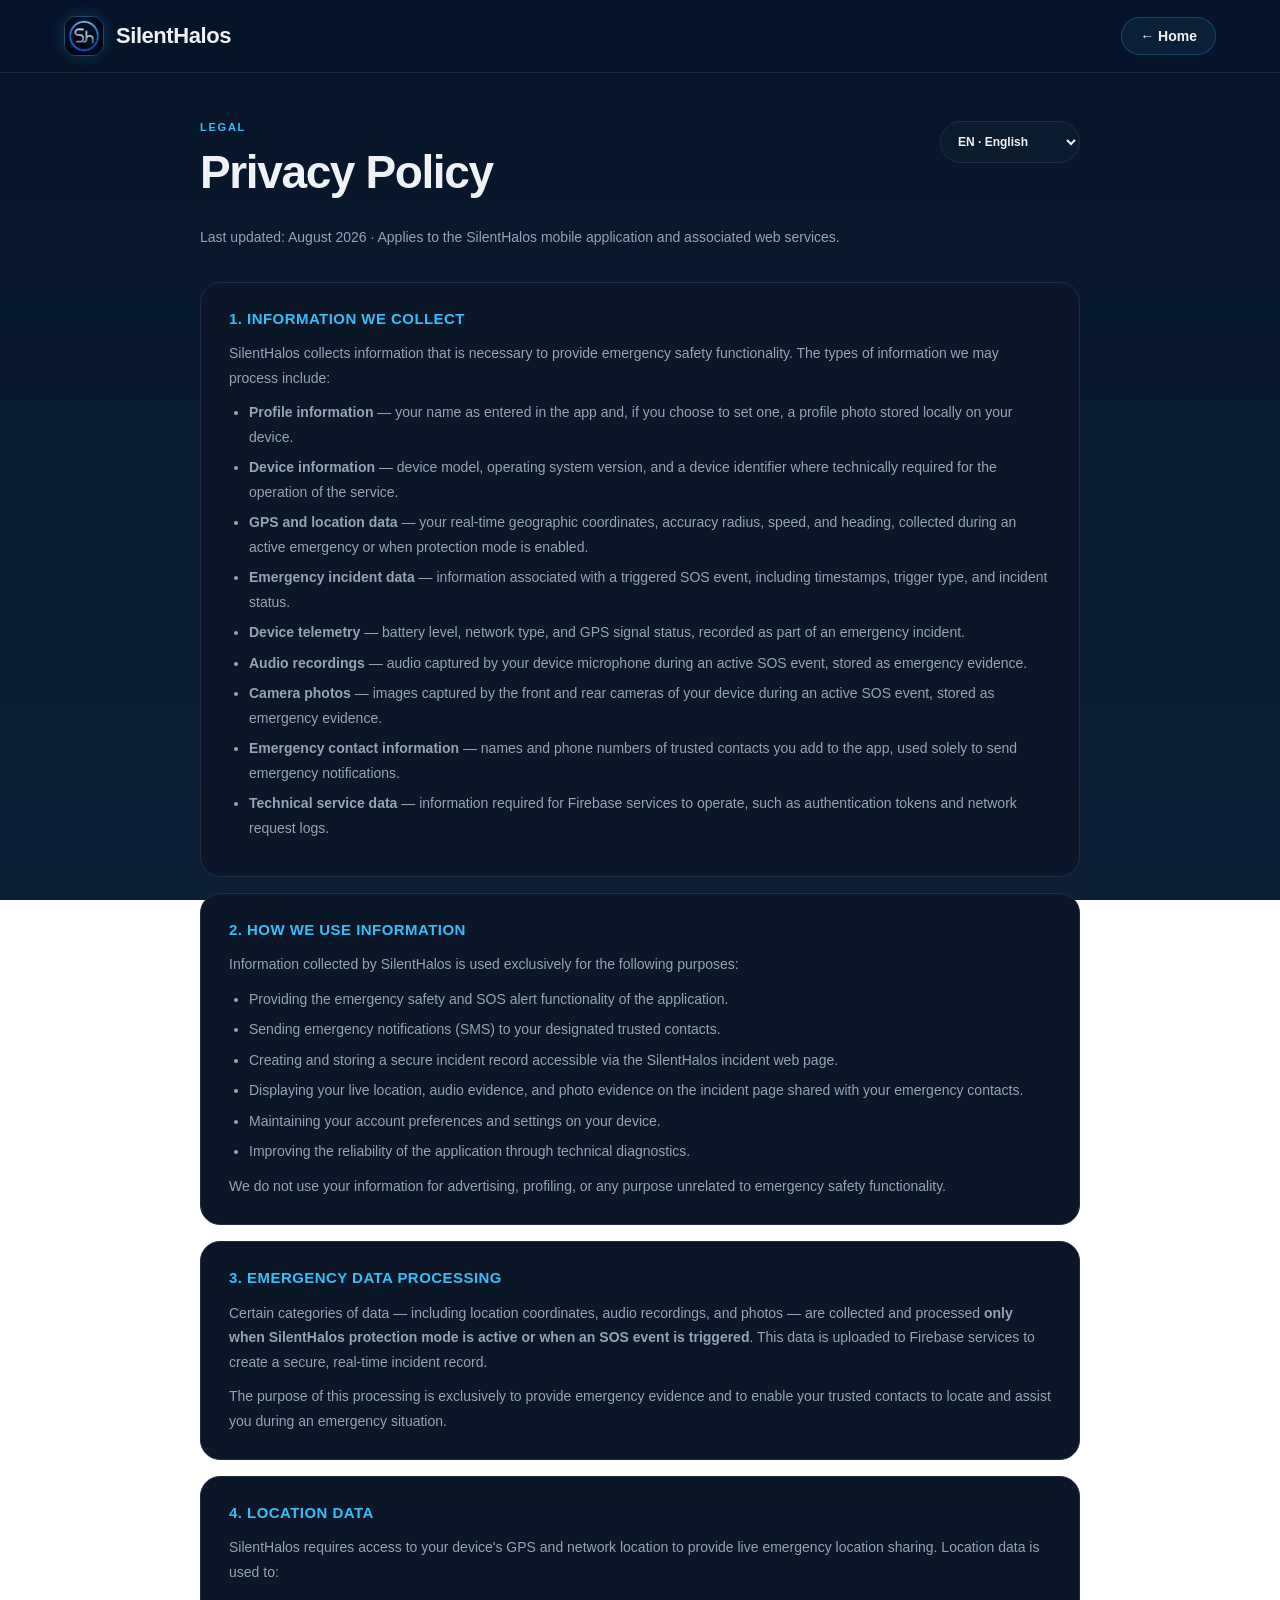
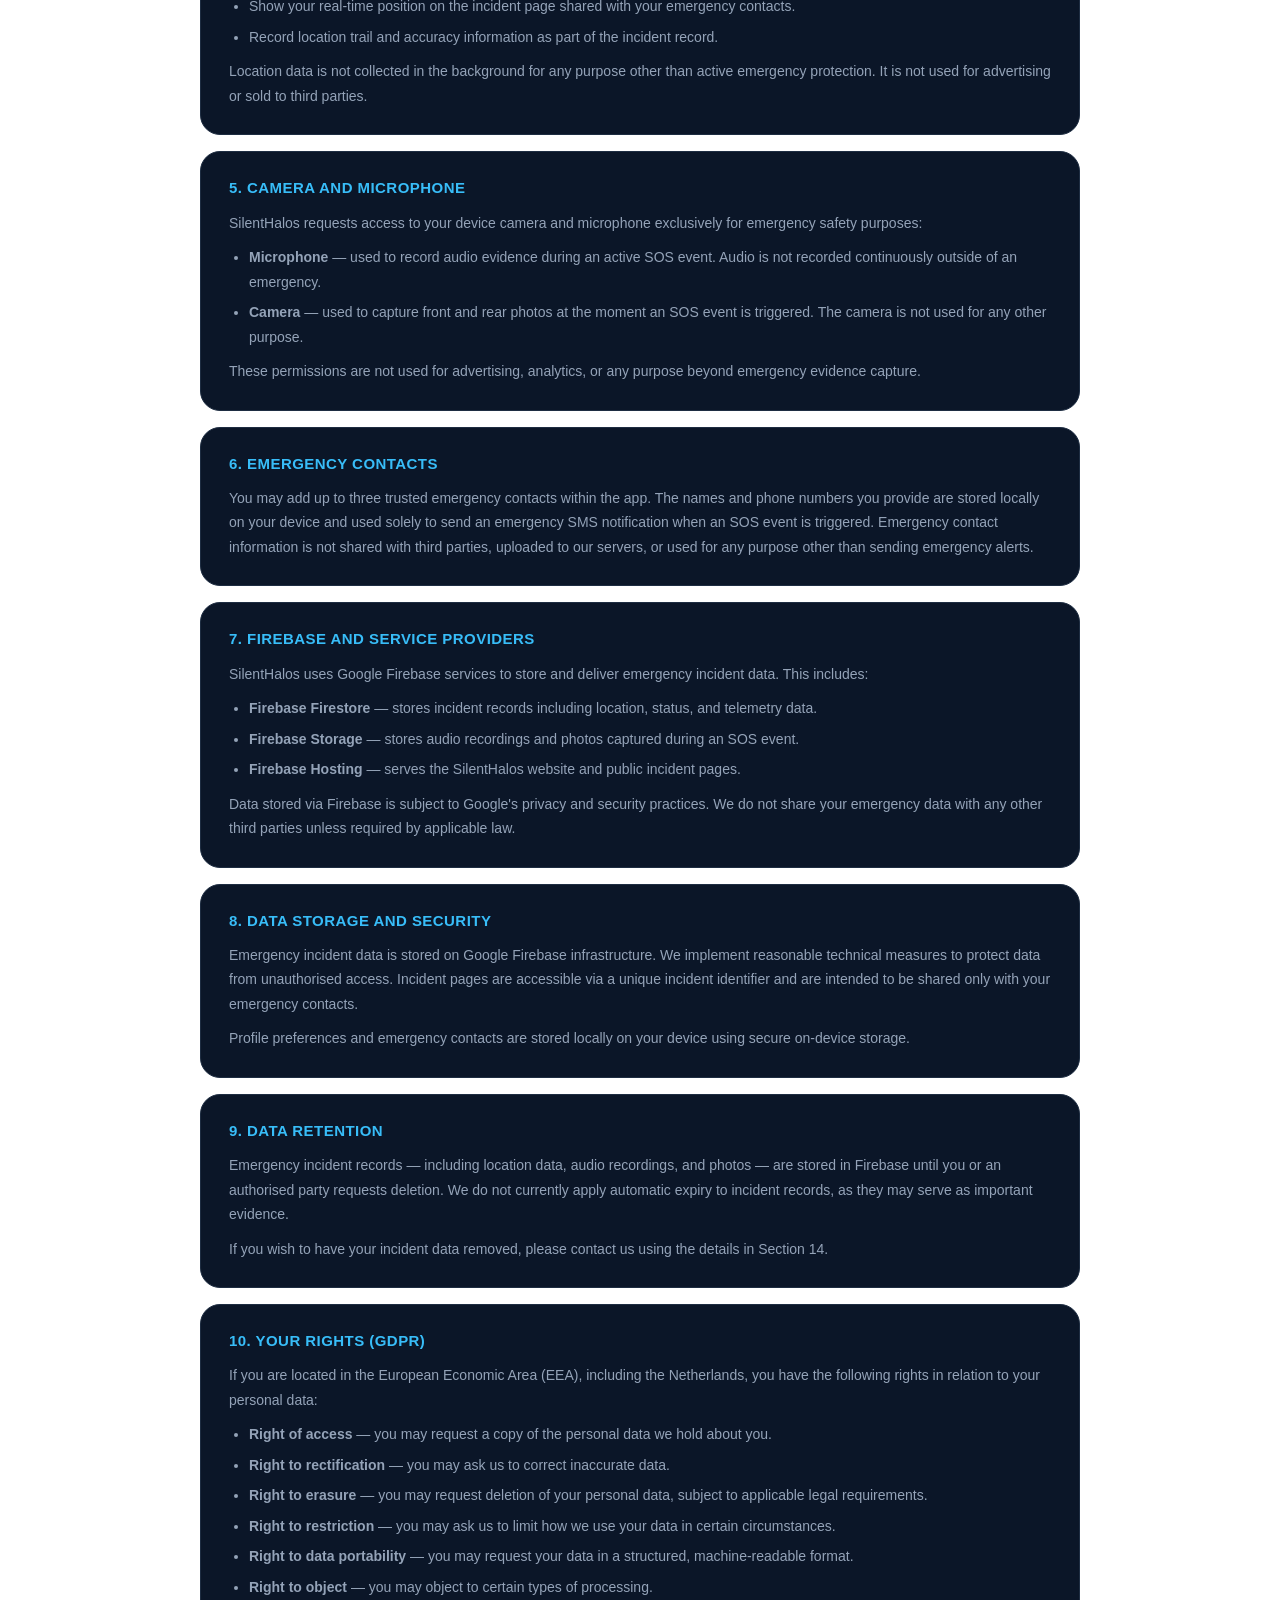
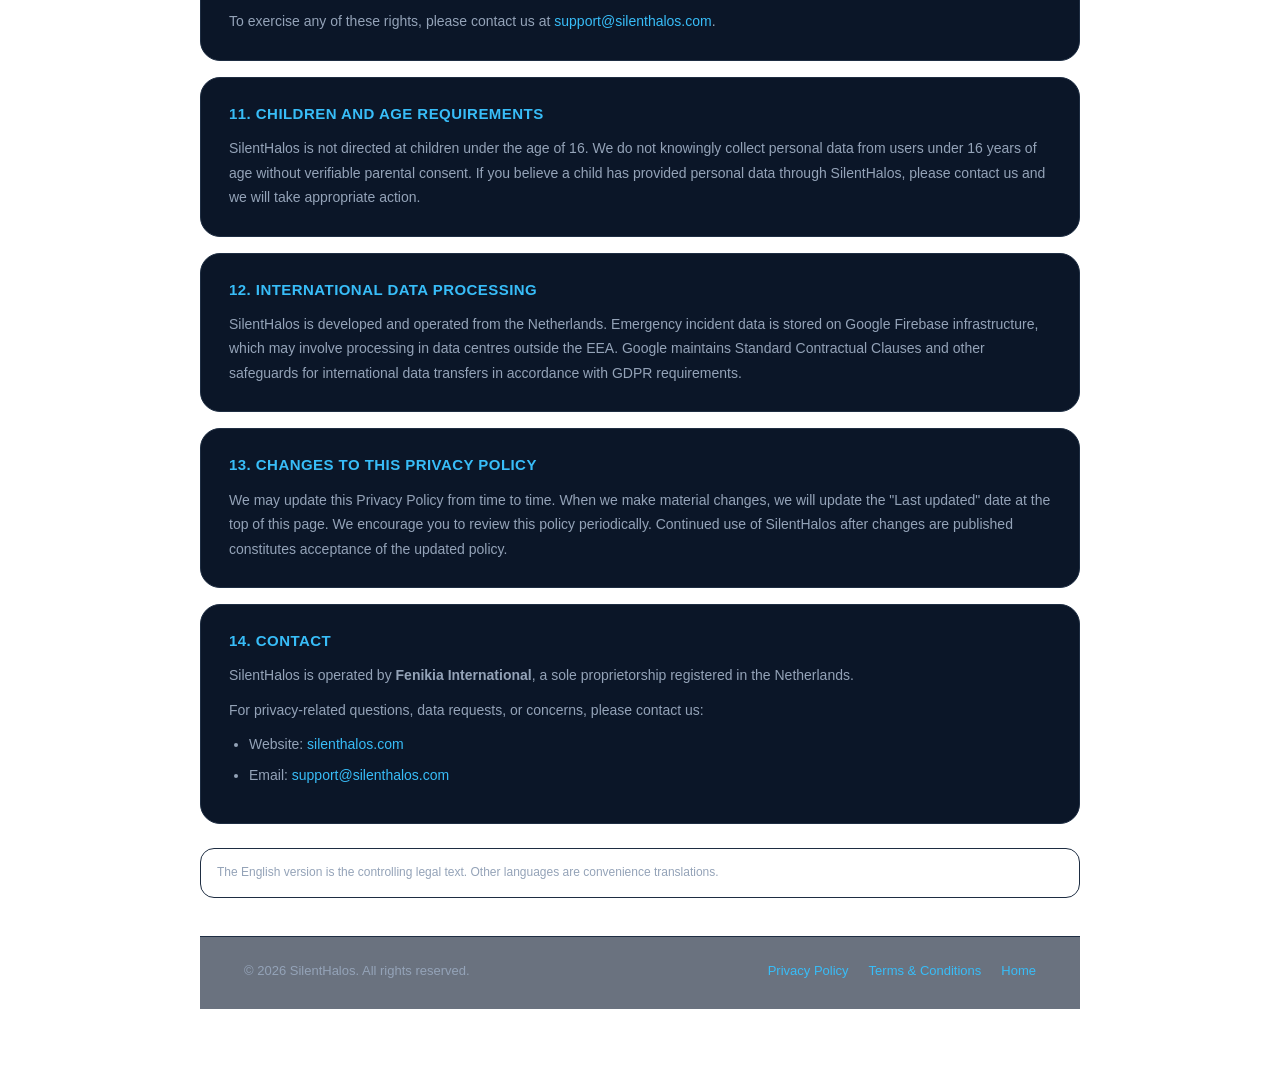
<file: privacy.html>
<!DOCTYPE html><html lang="en" dir="ltr"><head><meta charset="UTF-8"><meta name="viewport" content="width=device-width,initial-scale=1"><title>Privacy Policy – SilentHalos</title><link rel="stylesheet" href="style.css"><style>
.legal-shell{width:min(880px,92%);margin:0 auto;padding:48px 0 80px}.legal-toolbar{display:flex;justify-content:space-between;align-items:flex-start;gap:18px;margin-bottom:28px;flex-wrap:wrap}.legal-language{min-height:42px;padding:0 13px;border-radius:999px;border:1px solid var(--card-border);background:#0b1b2e;color:var(--text-primary);font:inherit;font-size:12px;font-weight:800;cursor:pointer}.legal-eyebrow{font-size:11px;font-weight:800;letter-spacing:.16em;text-transform:uppercase;color:var(--accent-blue);margin:0 0 14px}.legal-title{font-size:clamp(30px,5vw,46px);font-weight:900;letter-spacing:-.03em;color:var(--text-primary);margin:0;line-height:1.1}.legal-meta{color:var(--text-secondary);font-size:14px;margin:0 0 34px;line-height:1.6}.legal-section{margin-bottom:16px;padding:26px 28px;border-radius:20px;background:var(--card-bg);border:1px solid var(--card-border)}.legal-section h2{font-size:15px;font-weight:800;color:var(--accent-blue);margin:0 0 12px;text-transform:uppercase;letter-spacing:.03em;line-height:1.35}.legal-section p,.legal-section li{color:var(--text-secondary);font-size:14px;line-height:1.75}.legal-section p{margin:0 0 10px}.legal-section p:last-child{margin-bottom:0}.legal-section ul{margin:8px 0 10px;padding-left:20px}.legal-section li{margin-bottom:6px}.legal-section a,.legal-footer a{color:var(--accent-blue);text-decoration:none}.legal-disclaimer{border-color:rgba(239,68,68,.35);background:linear-gradient(145deg,rgba(80,10,10,.25),var(--card-bg))}.legal-disclaimer h2{color:var(--accent-red)}.legal-note{margin:24px 0 0;padding:14px 16px;border-radius:14px;border:1px solid var(--card-border);color:var(--text-secondary);font-size:12px;line-height:1.6;background:rgba(255,255,255,.025)}.legal-footer{margin-top:38px;padding-top:24px;border-top:1px solid var(--card-border);display:flex;align-items:center;justify-content:space-between;flex-wrap:wrap;gap:14px;color:var(--text-secondary);font-size:13px}.legal-footer-links{display:flex;gap:20px;flex-wrap:wrap}html[dir=rtl] body{direction:rtl;text-align:right}html[dir=rtl] .legal-section ul{padding-left:0;padding-right:20px}@media(max-width:600px){.legal-shell{padding:32px 0 60px}.legal-section{padding:20px 18px}.legal-footer{flex-direction:column;align-items:flex-start}.legal-language{width:100%}}</style></head>
<body class="incident-body"><header class="site-header"><a class="site-brand" href="/" style="text-decoration:none;"><img src="ChatGPT Image Jun 6, 2026, 03_10_08 PM.png" alt="SilentHalos logo" class="brand-logo"><span>SilentHalos</span></a><a href="/" class="about-link" id="topHome">← Home</a></header><main class="legal-shell"><div class="legal-toolbar"><div><p class="legal-eyebrow" id="lbl">Legal</p><h1 class="legal-title" id="ttl">Privacy Policy</h1></div><select id="lang" class="legal-language"><option value="en">EN · English</option><option value="nl">NL · Nederlands</option><option value="de">DE · Deutsch</option><option value="fr">FR · Français</option><option value="es">ES · Español</option><option value="it">IT · Italiano</option><option value="ru">RU · Русский</option><option value="tr">TR · Türkçe</option><option value="zh">ZH · 中文</option><option value="ur">UR · اردو</option><option value="ar">AR · العربية</option></select></div><p class="legal-meta" id="meta"></p><div id="sections"></div><p class="legal-note" id="note"></p><footer class="legal-footer"><span id="rights"></span><div class="legal-footer-links"><a href="/privacy" id="pl"></a><a href="/terms" id="tl"></a><a href="/" id="bh"></a></div></footer></main>
<script>const D={"en": {"dir": "ltr", "legal": "Legal", "title": "Privacy Policy", "home": "Home", "meta": "Last updated: August 2026 · Applies to the SilentHalos mobile application and associated web services.", "note": "The English version is the controlling legal text. Other languages are convenience translations.", "rights": "© 2026 SilentHalos. All rights reserved.", "privacy": "Privacy Policy", "terms": "Terms & Conditions", "sections": [{"title": "1. Information We Collect", "body": "<p>SilentHalos collects information that is necessary to provide emergency safety functionality. The types of information we may process include:</p><ul>\n<li><strong>Profile information</strong> — your name as entered in the app and, if you choose to set one, a profile photo stored locally on your device.</li>\n<li><strong>Device information</strong> — device model, operating system version, and a device identifier where technically required for the operation of the service.</li>\n<li><strong>GPS and location data</strong> — your real-time geographic coordinates, accuracy radius, speed, and heading, collected during an active emergency or when protection mode is enabled.</li>\n<li><strong>Emergency incident data</strong> — information associated with a triggered SOS event, including timestamps, trigger type, and incident status.</li>\n<li><strong>Device telemetry</strong> — battery level, network type, and GPS signal status, recorded as part of an emergency incident.</li>\n<li><strong>Audio recordings</strong> — audio captured by your device microphone during an active SOS event, stored as emergency evidence.</li>\n<li><strong>Camera photos</strong> — images captured by the front and rear cameras of your device during an active SOS event, stored as emergency evidence.</li>\n<li><strong>Emergency contact information</strong> — names and phone numbers of trusted contacts you add to the app, used solely to send emergency notifications.</li>\n<li><strong>Technical service data</strong> — information required for Firebase services to operate, such as authentication tokens and network request logs.</li></ul>"}, {"title": "2. How We Use Information", "body": "<p>Information collected by SilentHalos is used exclusively for the following purposes:</p><ul>\n<li>Providing the emergency safety and SOS alert functionality of the application.</li><li>Sending emergency notifications (SMS) to your designated trusted contacts.</li><li>Creating and storing a secure incident record accessible via the SilentHalos incident web page.</li><li>Displaying your live location, audio evidence, and photo evidence on the incident page shared with your emergency contacts.</li><li>Maintaining your account preferences and settings on your device.</li><li>Improving the reliability of the application through technical diagnostics.</li></ul><p>We do not use your information for advertising, profiling, or any purpose unrelated to emergency safety functionality.</p>"}, {"title": "3. Emergency Data Processing", "body": "<p>Certain categories of data — including location coordinates, audio recordings, and photos — are collected and processed <strong>only when SilentHalos protection mode is active or when an SOS event is triggered</strong>. This data is uploaded to Firebase services to create a secure, real-time incident record.</p><p>The purpose of this processing is exclusively to provide emergency evidence and to enable your trusted contacts to locate and assist you during an emergency situation.</p>"}, {"title": "4. Location Data", "body": "<p>SilentHalos requires access to your device's GPS and network location to provide live emergency location sharing. Location data is used to:</p><ul><li>Show your real-time position on the incident page shared with your emergency contacts.</li><li>Record location trail and accuracy information as part of the incident record.</li></ul><p>Location data is not collected in the background for any purpose other than active emergency protection. It is not used for advertising or sold to third parties.</p>"}, {"title": "5. Camera and Microphone", "body": "<p>SilentHalos requests access to your device camera and microphone exclusively for emergency safety purposes:</p><ul><li><strong>Microphone</strong> — used to record audio evidence during an active SOS event. Audio is not recorded continuously outside of an emergency.</li><li><strong>Camera</strong> — used to capture front and rear photos at the moment an SOS event is triggered. The camera is not used for any other purpose.</li></ul><p>These permissions are not used for advertising, analytics, or any purpose beyond emergency evidence capture.</p>"}, {"title": "6. Emergency Contacts", "body": "<p>You may add up to three trusted emergency contacts within the app. The names and phone numbers you provide are stored locally on your device and used solely to send an emergency SMS notification when an SOS event is triggered. Emergency contact information is not shared with third parties, uploaded to our servers, or used for any purpose other than sending emergency alerts.</p>"}, {"title": "7. Firebase and Service Providers", "body": "<p>SilentHalos uses Google Firebase services to store and deliver emergency incident data. This includes:</p><ul><li><strong>Firebase Firestore</strong> — stores incident records including location, status, and telemetry data.</li><li><strong>Firebase Storage</strong> — stores audio recordings and photos captured during an SOS event.</li><li><strong>Firebase Hosting</strong> — serves the SilentHalos website and public incident pages.</li></ul><p>Data stored via Firebase is subject to Google's privacy and security practices. We do not share your emergency data with any other third parties unless required by applicable law.</p>"}, {"title": "8. Data Storage and Security", "body": "<p>Emergency incident data is stored on Google Firebase infrastructure. We implement reasonable technical measures to protect data from unauthorised access. Incident pages are accessible via a unique incident identifier and are intended to be shared only with your emergency contacts.</p><p>Profile preferences and emergency contacts are stored locally on your device using secure on-device storage.</p>"}, {"title": "9. Data Retention", "body": "<p>Emergency incident records — including location data, audio recordings, and photos — are stored in Firebase until you or an authorised party requests deletion. We do not currently apply automatic expiry to incident records, as they may serve as important evidence.</p><p>If you wish to have your incident data removed, please contact us using the details in Section 14.</p>"}, {"title": "10. Your Rights (GDPR)", "body": "<p>If you are located in the European Economic Area (EEA), including the Netherlands, you have the following rights in relation to your personal data:</p><ul><li><strong>Right of access</strong> — you may request a copy of the personal data we hold about you.</li><li><strong>Right to rectification</strong> — you may ask us to correct inaccurate data.</li><li><strong>Right to erasure</strong> — you may request deletion of your personal data, subject to applicable legal requirements.</li><li><strong>Right to restriction</strong> — you may ask us to limit how we use your data in certain circumstances.</li><li><strong>Right to data portability</strong> — you may request your data in a structured, machine-readable format.</li><li><strong>Right to object</strong> — you may object to certain types of processing.</li></ul><p>To exercise any of these rights, please contact us at <a href=\"mailto:support@silenthalos.com\">support@silenthalos.com</a>.</p>"}, {"title": "11. Children and Age Requirements", "body": "<p>SilentHalos is not directed at children under the age of 16. We do not knowingly collect personal data from users under 16 years of age without verifiable parental consent. If you believe a child has provided personal data through SilentHalos, please contact us and we will take appropriate action.</p>"}, {"title": "12. International Data Processing", "body": "<p>SilentHalos is developed and operated from the Netherlands. Emergency incident data is stored on Google Firebase infrastructure, which may involve processing in data centres outside the EEA. Google maintains Standard Contractual Clauses and other safeguards for international data transfers in accordance with GDPR requirements.</p>"}, {"title": "13. Changes to This Privacy Policy", "body": "<p>We may update this Privacy Policy from time to time. When we make material changes, we will update the \"Last updated\" date at the top of this page. We encourage you to review this policy periodically. Continued use of SilentHalos after changes are published constitutes acceptance of the updated policy.</p>"}, {"title": "14. Contact", "body": "<p>SilentHalos is operated by <strong>Fenikia International</strong>, a sole proprietorship registered in the Netherlands.</p><p>For privacy-related questions, data requests, or concerns, please contact us:</p><ul><li>Website: <a href=\"https://silenthalos.com\">silenthalos.com</a></li><li>Email: <a href=\"mailto:support@silenthalos.com\">support@silenthalos.com</a></li></ul>"}]}, "nl": {"dir": "ltr", "legal": "Juridisch", "title": "Privacybeleid", "home": "Home", "meta": "Laatst bijgewerkt: augustus 2026 · Van toepassing op de SilentHalos-app en bijbehorende webdiensten.", "note": "De Engelse versie is juridisch leidend. Andere talen zijn vertalingen voor gebruiksgemak.", "rights": "© 2026 SilentHalos. Alle rechten voorbehouden.", "privacy": "Privacybeleid", "terms": "Algemene voorwaarden", "sections": [{"title": "1. Informatie die wij verzamelen", "body": "<p>SilentHalos verwerkt alleen gegevens die nodig zijn voor de veiligheids- en noodfuncties. Dit kan profiel- en apparaatinformatie, GPS- en locatiegegevens, incidentgegevens, batterij/netwerk/GPS-telemetrie, audio-opnamen, camerafoto’s, noodcontacten en technische servicegegevens omvatten. Een optionele profielfoto blijft lokaal op uw apparaat.</p>"}, {"title": "2. Hoe wij informatie gebruiken", "body": "<p>Wij gebruiken deze gegevens uitsluitend om SOS- en veiligheidsfuncties te leveren, vertrouwde contacten te waarschuwen, een beveiligd incidentdossier te maken, beschikbare locatie/audio/foto-informatie te tonen, instellingen te bewaren en technische betrouwbaarheid te verbeteren. Geen advertenties of profilering.</p>"}, {"title": "3. Verwerking van noodgegevens", "body": "<p>Locatie, audio en foto’s worden alleen verwerkt wanneer bescherming actief is of een SOS wordt geactiveerd. Zij kunnen naar Firebase worden geüpload om een beveiligd realtime incidentdossier te maken en uw vertrouwde contacten te helpen u te lokaliseren en ondersteunen.</p>"}, {"title": "4. Locatiegegevens", "body": "<p>GPS- en netwerklocatie worden gebruikt voor live noodlocatie, locatiegeschiedenis en nauwkeurigheidsinformatie binnen het incident. Locatiegegevens worden niet voor advertenties gebruikt of verkocht.</p>"}, {"title": "5. Camera en microfoon", "body": "<p>De microfoon wordt alleen gebruikt voor audio tijdens een actieve SOS. De camera wordt alleen gebruikt om, waar technisch mogelijk en toegestaan, voor- en achterfoto’s tijdens een SOS vast te leggen. Deze machtigingen worden niet voor advertenties of marketinganalyses gebruikt.</p>"}, {"title": "6. Noodcontacten", "body": "<p>U kunt maximaal drie vertrouwde noodcontacten toevoegen. Namen en telefoonnummers worden lokaal opgeslagen en alleen gebruikt om noodmeldingen/SMS te verzenden.</p>"}, {"title": "7. Firebase en dienstverleners", "body": "<p>SilentHalos gebruikt Google Firebase: Firestore voor incidentgegevens, Storage voor audio en foto’s en Hosting voor website en incidentpagina’s. Firebase-gegevens vallen ook onder de privacy- en beveiligingspraktijken van Google. Wij delen noodgegevens alleen wanneer de wet dit vereist.</p>"}, {"title": "8. Opslag en beveiliging", "body": "<p>Incidentgegevens worden op Google Firebase-infrastructuur opgeslagen. Wij nemen redelijke technische maatregelen tegen onbevoegde toegang. Incidentpagina’s gebruiken een unieke incident-ID en zijn bedoeld voor uw vertrouwde contacten. Profielvoorkeuren en noodcontacten blijven lokaal op uw apparaat.</p>"}, {"title": "9. Bewaartermijn", "body": "<p>Incidentgegevens, waaronder locatie, audio en foto’s, blijven bewaard totdat u of een bevoegde partij verwijdering verzoekt. Momenteel is er geen automatische vervaldatum omdat deze gegevens belangrijk bewijs kunnen vormen.</p>"}, {"title": "10. Uw rechten (AVG/GDPR)", "body": "<p>Als u zich in de EER bevindt, heeft u volgens de toepasselijke wet rechten op onder meer inzage, rectificatie, verwijdering, beperking, gegevensoverdraagbaarheid en bezwaar. Neem contact op via support@silenthalos.com.</p>"}, {"title": "11. Kinderen en leeftijd", "body": "<p>SilentHalos is niet gericht op kinderen jonger dan 16 jaar. Wij verzamelen niet bewust persoonsgegevens van personen onder 16 zonder verifieerbare ouderlijke toestemming.</p>"}, {"title": "12. Internationale gegevensverwerking", "body": "<p>SilentHalos wordt vanuit Nederland ontwikkeld en geëxploiteerd. Firebase kan verwerking buiten de EER omvatten. Google gebruikt standaardcontractbepalingen en andere waarborgen voor internationale doorgifte volgens de AVG.</p>"}, {"title": "13. Wijzigingen in dit privacybeleid", "body": "<p>Wij kunnen dit beleid bijwerken. Bij materiële wijzigingen passen wij de datum bovenaan aan. Voortgezet gebruik nadat wijzigingen zijn gepubliceerd geldt als aanvaarding van de bijgewerkte versie.</p>"}, {"title": "14. Contact", "body": "<p>SilentHalos wordt geëxploiteerd door Fenikia International, een in Nederland geregistreerde eenmanszaak. Website: silenthalos.com. E-mail: support@silenthalos.com.</p>"}]}, "de": {"dir": "ltr", "legal": "Rechtliches", "title": "Datenschutzerklärung", "home": "Startseite", "meta": "Zuletzt aktualisiert: August 2026 · Gilt für die SilentHalos-App und zugehörige Webdienste.", "note": "Die englische Version ist rechtlich maßgeblich. Andere Sprachen sind Übersetzungen zur Orientierung.", "rights": "© 2026 SilentHalos. Alle Rechte vorbehalten.", "privacy": "Datenschutzerklärung", "terms": "Nutzungsbedingungen", "sections": [{"title": "1. Informationen, die wir erheben", "body": "<p>SilentHalos verarbeitet nur Daten, die für Sicherheits- und Notfallfunktionen erforderlich sind. Dazu können Profil- und Geräteinformationen, GPS- und Standortdaten, Vorfalldaten, Batterie/Netz/GPS-Telemetrie, Audioaufnahmen, Kamerafotos, Notfallkontakte und technische Servicedaten gehören. Ein optionales Profilfoto bleibt lokal auf Ihrem Gerät.</p>"}, {"title": "2. Verwendung der Informationen", "body": "<p>Wir verwenden diese Daten ausschließlich für SOS- und Sicherheitsfunktionen, Warnungen an Vertrauenspersonen, sichere Vorfalldatensätze, die Anzeige verfügbarer Standort/Audio/Foto-Daten, Einstellungen und technische Zuverlässigkeit. Keine Werbung oder Profilbildung.</p>"}, {"title": "3. Verarbeitung von Notfalldaten", "body": "<p>Standort, Audio und Fotos werden nur verarbeitet, wenn der Schutz aktiv ist oder ein SOS ausgelöst wird. Sie können zu Firebase hochgeladen werden, um einen sicheren Echtzeit-Vorfallsdatensatz zu erstellen und Vertrauenspersonen bei der Ortung und Unterstützung zu helfen.</p>"}, {"title": "4. Standortdaten", "body": "<p>GPS- und Netzwerkstandort dienen Live-Notfallstandort, Standortverlauf und Genauigkeitsinformationen. Standortdaten werden weder für Werbung verwendet noch verkauft.</p>"}, {"title": "5. Kamera und Mikrofon", "body": "<p>Das Mikrofon wird nur für Audio während eines aktiven SOS verwendet. Die Kamera nur für Front- und Rückbilder während eines SOS, soweit technisch möglich und erlaubt. Keine Nutzung für Werbung oder Marketinganalysen.</p>"}, {"title": "6. Notfallkontakte", "body": "<p>Sie können bis zu drei Vertrauenspersonen hinzufügen. Namen und Telefonnummern werden lokal gespeichert und nur für Notfallbenachrichtigungen/SMS verwendet.</p>"}, {"title": "7. Firebase und Dienstleister", "body": "<p>SilentHalos nutzt Google Firebase: Firestore für Vorfalldaten, Storage für Audio und Fotos und Hosting für Website und Vorfallsseiten. Firebase-Daten unterliegen auch den Datenschutz- und Sicherheitspraktiken von Google. Eine Weitergabe erfolgt nur, soweit gesetzlich erforderlich.</p>"}, {"title": "8. Datenspeicherung und Sicherheit", "body": "<p>Vorfalldaten werden auf Google-Firebase-Infrastruktur gespeichert. Wir setzen angemessene technische Schutzmaßnahmen ein. Vorfallsseiten verwenden eine eindeutige ID und sind für Vertrauenspersonen vorgesehen. Profilpräferenzen und Notfallkontakte bleiben lokal auf Ihrem Gerät.</p>"}, {"title": "9. Aufbewahrung", "body": "<p>Vorfalldaten einschließlich Standort, Audio und Fotos bleiben gespeichert, bis Sie oder eine berechtigte Person die Löschung verlangen. Derzeit gibt es keine automatische Löschung, da die Daten wichtige Beweise darstellen können.</p>"}, {"title": "10. Ihre Rechte (DSGVO)", "body": "<p>Im EWR haben Sie nach geltendem Recht insbesondere Rechte auf Auskunft, Berichtigung, Löschung, Einschränkung, Datenübertragbarkeit und Widerspruch. Kontakt: support@silenthalos.com.</p>"}, {"title": "11. Kinder und Altersanforderungen", "body": "<p>SilentHalos richtet sich nicht an Kinder unter 16 Jahren. Wir erheben wissentlich keine personenbezogenen Daten von Personen unter 16 ohne überprüfbare elterliche Einwilligung.</p>"}, {"title": "12. Internationale Datenverarbeitung", "body": "<p>SilentHalos wird in den Niederlanden entwickelt und betrieben. Firebase kann Verarbeitung außerhalb des EWR umfassen. Google verwendet Standardvertragsklauseln und andere DSGVO-konforme Schutzmechanismen.</p>"}, {"title": "13. Änderungen dieser Datenschutzerklärung", "body": "<p>Wir können diese Erklärung aktualisieren. Bei wesentlichen Änderungen wird das Datum oben angepasst. Die weitere Nutzung nach Veröffentlichung gilt als Zustimmung zur aktualisierten Fassung.</p>"}, {"title": "14. Kontakt", "body": "<p>SilentHalos wird von Fenikia International, einem in den Niederlanden registrierten Einzelunternehmen, betrieben. Website: silenthalos.com. E-Mail: support@silenthalos.com.</p>"}]}, "fr": {"dir": "ltr", "legal": "Mentions légales", "title": "Politique de confidentialité", "home": "Accueil", "meta": "Dernière mise à jour : août 2026 · S’applique à l’application SilentHalos et aux services web associés.", "note": "La version anglaise est juridiquement déterminante. Les autres langues sont des traductions de commodité.", "rights": "© 2026 SilentHalos. Tous droits réservés.", "privacy": "Politique de confidentialité", "terms": "Conditions générales", "sections": [{"title": "1. Informations collectées", "body": "<p>SilentHalos traite uniquement les données nécessaires aux fonctions de sécurité et d’urgence. Cela peut inclure profil et appareil, GPS et localisation, données d’incident, télémétrie batterie/réseau/GPS, audio, photos, contacts d’urgence et données techniques. Une photo de profil facultative reste locale sur votre appareil.</p>"}, {"title": "2. Utilisation des informations", "body": "<p>Nous utilisons ces données uniquement pour les fonctions SOS/sécurité, les alertes aux contacts de confiance, la création de dossiers d’incident sécurisés, l’affichage des données disponibles de localisation/audio/photo, les réglages et la fiabilité technique. Aucune publicité ni profilage.</p>"}, {"title": "3. Traitement des données d’urgence", "body": "<p>La localisation, l’audio et les photos ne sont traités que lorsque la protection est active ou qu’un SOS est déclenché. Ils peuvent être envoyés à Firebase pour créer un dossier sécurisé en temps réel et aider vos contacts de confiance à vous localiser et vous assister.</p>"}, {"title": "4. Données de localisation", "body": "<p>Le GPS et la localisation réseau servent au partage de position d’urgence en direct, au trajet et à la précision. Ces données ne sont ni utilisées pour la publicité ni vendues.</p>"}, {"title": "5. Caméra et microphone", "body": "<p>Le microphone sert uniquement à l’audio pendant un SOS actif. La caméra sert uniquement aux photos avant/arrière pendant un SOS, lorsque cela est techniquement possible et autorisé. Aucun usage publicitaire ou marketing.</p>"}, {"title": "6. Contacts d’urgence", "body": "<p>Vous pouvez ajouter jusqu’à trois contacts de confiance. Leurs noms et numéros sont stockés localement et utilisés uniquement pour envoyer des notifications/SMS d’urgence.</p>"}, {"title": "7. Firebase et prestataires", "body": "<p>SilentHalos utilise Google Firebase : Firestore pour les données d’incident, Storage pour l’audio et les photos, Hosting pour le site et les pages d’incident. Les données Firebase sont également soumises aux pratiques de confidentialité et de sécurité de Google. Aucun partage sauf obligation légale.</p>"}, {"title": "8. Stockage et sécurité", "body": "<p>Les données d’incident sont stockées sur l’infrastructure Google Firebase. Nous appliquons des mesures techniques raisonnables. Les pages d’incident utilisent un identifiant unique et sont destinées aux contacts de confiance. Les préférences et contacts restent locaux sur votre appareil.</p>"}, {"title": "9. Conservation des données", "body": "<p>Les données d’incident, y compris localisation, audio et photos, sont conservées jusqu’à ce que vous ou une personne autorisée demandiez leur suppression. Il n’y a actuellement pas d’expiration automatique car elles peuvent constituer des preuves importantes.</p>"}, {"title": "10. Vos droits (RGPD)", "body": "<p>Dans l’EEE, vous disposez notamment de droits d’accès, rectification, effacement, limitation, portabilité et opposition selon la loi applicable. Contact : support@silenthalos.com.</p>"}, {"title": "11. Enfants et âge minimum", "body": "<p>SilentHalos ne s’adresse pas aux enfants de moins de 16 ans et ne collecte pas sciemment leurs données sans consentement parental vérifiable.</p>"}, {"title": "12. Traitement international", "body": "<p>SilentHalos est développé et exploité depuis les Pays-Bas. Firebase peut impliquer un traitement hors EEE. Google utilise des clauses contractuelles types et d’autres garanties conformes au RGPD.</p>"}, {"title": "13. Modifications de cette politique", "body": "<p>Nous pouvons mettre cette politique à jour. En cas de modification importante, la date en haut sera actualisée. La poursuite de l’utilisation après publication vaut acceptation de la version mise à jour.</p>"}, {"title": "14. Contact", "body": "<p>SilentHalos est exploité par Fenikia International, entreprise individuelle enregistrée aux Pays-Bas. Site : silenthalos.com. E-mail : support@silenthalos.com.</p>"}]}, "es": {"dir": "ltr", "legal": "Legal", "title": "Política de privacidad", "home": "Inicio", "meta": "Última actualización: agosto de 2026 · Se aplica a la aplicación SilentHalos y a los servicios web asociados.", "note": "La versión inglesa es jurídicamente vinculante. Las demás versiones son traducciones de cortesía.", "rights": "© 2026 SilentHalos. Todos los derechos reservados.", "privacy": "Política de privacidad", "terms": "Términos y condiciones", "sections": [{"title": "1. Información que recopilamos", "body": "<p>SilentHalos procesa solo los datos necesarios para las funciones de seguridad y emergencia. Puede incluir perfil y dispositivo, GPS y ubicación, datos del incidente, telemetría de batería/red/GPS, audio, fotos, contactos de emergencia y datos técnicos. Una foto de perfil opcional permanece local en tu dispositivo.</p>"}, {"title": "2. Cómo usamos la información", "body": "<p>Usamos estos datos únicamente para funciones SOS/seguridad, alertar a contactos de confianza, crear registros seguros, mostrar datos disponibles de ubicación/audio/fotos, guardar ajustes y mejorar la fiabilidad técnica. No usamos los datos para publicidad ni perfiles.</p>"}, {"title": "3. Tratamiento de datos de emergencia", "body": "<p>La ubicación, el audio y las fotos se procesan solo cuando la protección está activa o se activa un SOS. Pueden subirse a Firebase para crear un registro seguro en tiempo real y ayudar a tus contactos de confianza a localizarte y asistirte.</p>"}, {"title": "4. Datos de ubicación", "body": "<p>El GPS y la ubicación de red se usan para ubicación de emergencia en vivo, recorrido y precisión. No se usan para publicidad ni se venden.</p>"}, {"title": "5. Cámara y micrófono", "body": "<p>El micrófono se usa solo para audio durante un SOS activo. La cámara solo para fotos frontal/trasera durante un SOS cuando sea técnicamente posible y esté permitido. Sin uso publicitario o de marketing.</p>"}, {"title": "6. Contactos de emergencia", "body": "<p>Puedes añadir hasta tres contactos de confianza. Sus nombres y teléfonos se almacenan localmente y solo se usan para notificaciones/SMS de emergencia.</p>"}, {"title": "7. Firebase y proveedores", "body": "<p>SilentHalos usa Google Firebase: Firestore para datos de incidentes, Storage para audio/fotos y Hosting para el sitio y páginas de incidentes. Los datos también están sujetos a las prácticas de privacidad y seguridad de Google. No se comparten salvo obligación legal.</p>"}, {"title": "8. Almacenamiento y seguridad", "body": "<p>Los datos de incidentes se almacenan en infraestructura de Google Firebase. Aplicamos medidas técnicas razonables. Las páginas usan un identificador único y están destinadas a contactos de confianza. Preferencias y contactos permanecen locales en el dispositivo.</p>"}, {"title": "9. Conservación", "body": "<p>Los datos del incidente, incluida ubicación, audio y fotos, se conservan hasta que tú o una parte autorizada solicite su eliminación. Actualmente no hay caducidad automática porque pueden ser evidencia importante.</p>"}, {"title": "10. Tus derechos (RGPD)", "body": "<p>En el EEE tienes, entre otros, derechos de acceso, rectificación, supresión, limitación, portabilidad y oposición conforme a la ley. Contacto: support@silenthalos.com.</p>"}, {"title": "11. Menores y edad", "body": "<p>SilentHalos no está dirigido a menores de 16 años y no recopila conscientemente sus datos sin consentimiento parental verificable.</p>"}, {"title": "12. Tratamiento internacional", "body": "<p>SilentHalos se desarrolla y opera desde los Países Bajos. Firebase puede implicar tratamiento fuera del EEE. Google utiliza cláusulas contractuales tipo y otras garantías conforme al RGPD.</p>"}, {"title": "13. Cambios en esta política", "body": "<p>Podemos actualizar esta política. Los cambios importantes actualizarán la fecha superior. El uso continuado después de la publicación implica aceptación de la versión actualizada.</p>"}, {"title": "14. Contacto", "body": "<p>SilentHalos está operado por Fenikia International, empresa individual registrada en los Países Bajos. Sitio: silenthalos.com. Correo: support@silenthalos.com.</p>"}]}, "it": {"dir": "ltr", "legal": "Note legali", "title": "Informativa sulla privacy", "home": "Home", "meta": "Ultimo aggiornamento: agosto 2026 · Si applica all’app SilentHalos e ai servizi web associati.", "note": "La versione inglese è il testo giuridicamente prevalente. Le altre lingue sono traduzioni di cortesia.", "rights": "© 2026 SilentHalos. Tutti i diritti riservati.", "privacy": "Informativa sulla privacy", "terms": "Termini e condizioni", "sections": [{"title": "1. Informazioni raccolte", "body": "<p>SilentHalos tratta solo i dati necessari alle funzioni di sicurezza ed emergenza. Possono includere profilo e dispositivo, GPS e posizione, dati dell’incidente, telemetria batteria/rete/GPS, audio, foto, contatti di emergenza e dati tecnici. Una foto profilo opzionale resta locale sul dispositivo.</p>"}, {"title": "2. Come utilizziamo le informazioni", "body": "<p>Utilizziamo questi dati esclusivamente per funzioni SOS/sicurezza, avvisare contatti fidati, creare registri sicuri, mostrare dati disponibili di posizione/audio/foto, salvare impostazioni e migliorare l’affidabilità tecnica. Nessun uso per pubblicità o profilazione.</p>"}, {"title": "3. Trattamento dei dati di emergenza", "body": "<p>Posizione, audio e foto vengono trattati solo quando la protezione è attiva o viene attivato un SOS. Possono essere caricati su Firebase per creare un registro sicuro in tempo reale e aiutare i contatti fidati a localizzarti e assisterti.</p>"}, {"title": "4. Dati di posizione", "body": "<p>GPS e posizione di rete servono alla posizione d’emergenza live, alla traccia e alla precisione. Non sono usati per pubblicità né venduti.</p>"}, {"title": "5. Fotocamera e microfono", "body": "<p>Il microfono serve solo all’audio durante un SOS attivo. La fotocamera solo alle immagini anteriori/posteriori durante un SOS quando tecnicamente possibile e autorizzato. Nessun uso pubblicitario o marketing.</p>"}, {"title": "6. Contatti di emergenza", "body": "<p>Puoi aggiungere fino a tre contatti fidati. Nomi e numeri sono memorizzati localmente e usati solo per notifiche/SMS di emergenza.</p>"}, {"title": "7. Firebase e fornitori", "body": "<p>SilentHalos usa Google Firebase: Firestore per dati incidenti, Storage per audio/foto e Hosting per sito e pagine incidente. I dati sono anche soggetti alle pratiche privacy e sicurezza di Google. Nessuna condivisione salvo obbligo di legge.</p>"}, {"title": "8. Archiviazione e sicurezza", "body": "<p>I dati incidente sono conservati sull’infrastruttura Google Firebase. Adottiamo misure tecniche ragionevoli. Le pagine usano un identificatore unico e sono destinate ai contatti fidati. Preferenze e contatti restano locali sul dispositivo.</p>"}, {"title": "9. Conservazione", "body": "<p>I dati incidente, inclusi posizione, audio e foto, restano conservati finché tu o una parte autorizzata non ne richiedete la cancellazione. Attualmente non c’è scadenza automatica perché possono essere prove importanti.</p>"}, {"title": "10. I tuoi diritti (GDPR)", "body": "<p>Nello SEE hai, tra gli altri, diritti di accesso, rettifica, cancellazione, limitazione, portabilità e opposizione secondo la legge. Contatto: support@silenthalos.com.</p>"}, {"title": "11. Minori e requisiti di età", "body": "<p>SilentHalos non è rivolto a minori di 16 anni e non raccoglie consapevolmente i loro dati senza consenso verificabile dei genitori.</p>"}, {"title": "12. Trattamento internazionale", "body": "<p>SilentHalos è sviluppato e gestito dai Paesi Bassi. Firebase può comportare trattamenti fuori dallo SEE. Google utilizza clausole contrattuali standard e altre garanzie GDPR.</p>"}, {"title": "13. Modifiche alla presente informativa", "body": "<p>Possiamo aggiornare questa informativa. In caso di modifiche sostanziali aggiorneremo la data in alto. L’uso continuato dopo la pubblicazione vale come accettazione.</p>"}, {"title": "14. Contatti", "body": "<p>SilentHalos è gestito da Fenikia International, impresa individuale registrata nei Paesi Bassi. Sito: silenthalos.com. E-mail: support@silenthalos.com.</p>"}]}, "ru": {"dir": "ltr", "legal": "Правовая информация", "title": "Политика конфиденциальности", "home": "Главная", "meta": "Последнее обновление: август 2026 · Применяется к приложению SilentHalos и связанным веб-сервисам.", "note": "Английская версия является юридически определяющей. Другие языки предоставлены как переводы для удобства.", "rights": "© 2026 SilentHalos. Все права защищены.", "privacy": "Политика конфиденциальности", "terms": "Условия использования", "sections": [{"title": "1. Какие данные мы собираем", "body": "<p>SilentHalos обрабатывает только данные, необходимые для функций безопасности и экстренной помощи. Это могут быть профиль и устройство, GPS и местоположение, данные инцидента, телеметрия батареи/сети/GPS, аудио, фото, экстренные контакты и технические данные. Необязательная фотография профиля остаётся локально на устройстве.</p>"}, {"title": "2. Как мы используем данные", "body": "<p>Мы используем эти данные только для функций SOS/безопасности, уведомлений доверенным контактам, создания защищённых записей, отображения доступных данных местоположения/аудио/фото, сохранения настроек и повышения технической надёжности. Без рекламы и профилирования.</p>"}, {"title": "3. Обработка экстренных данных", "body": "<p>Местоположение, аудио и фотографии обрабатываются только при активной защите или запуске SOS. Они могут загружаться в Firebase для создания защищённой записи в реальном времени и помощи доверенным контактам в вашем поиске и поддержке.</p>"}, {"title": "4. Данные местоположения", "body": "<p>GPS и сетевое местоположение используются для экстренного местоположения в реальном времени, маршрута и точности. Данные не продаются и не используются для рекламы.</p>"}, {"title": "5. Камера и микрофон", "body": "<p>Микрофон используется только для аудио во время активного SOS. Камера — только для передних/задних фото во время SOS, если технически возможно и разрешено. Без рекламного или маркетингового использования.</p>"}, {"title": "6. Экстренные контакты", "body": "<p>Можно добавить до трёх доверенных контактов. Их имена и телефоны хранятся локально и используются только для экстренных уведомлений/SMS.</p>"}, {"title": "7. Firebase и поставщики услуг", "body": "<p>SilentHalos использует Google Firebase: Firestore для данных инцидентов, Storage для аудио/фото и Hosting для сайта и страниц инцидентов. Также применяются правила конфиденциальности и безопасности Google. Передача — только если требует закон.</p>"}, {"title": "8. Хранение и безопасность", "body": "<p>Данные инцидентов хранятся в инфраструктуре Google Firebase. Мы применяем разумные технические меры. Страницы используют уникальный идентификатор и предназначены для доверенных контактов. Настройки и контакты остаются локально на устройстве.</p>"}, {"title": "9. Срок хранения", "body": "<p>Данные инцидентов, включая местоположение, аудио и фото, хранятся до запроса на удаление от вас или уполномоченной стороны. Автоматического удаления пока нет, поскольку данные могут быть важными доказательствами.</p>"}, {"title": "10. Ваши права (GDPR)", "body": "<p>В ЕЭЗ вы имеете права на доступ, исправление, удаление, ограничение, переносимость и возражение в пределах закона. Контакт: support@silenthalos.com.</p>"}, {"title": "11. Дети и возраст", "body": "<p>SilentHalos не предназначен для лиц младше 16 лет. Мы сознательно не собираем их данные без проверяемого согласия родителей.</p>"}, {"title": "12. Международная обработка", "body": "<p>SilentHalos разрабатывается и управляется из Нидерландов. Firebase может обрабатывать данные вне ЕЭЗ. Google использует стандартные договорные положения и иные гарантии GDPR.</p>"}, {"title": "13. Изменения политики", "body": "<p>Мы можем обновлять политику. При существенных изменениях дата наверху будет обновлена. Продолжение использования после публикации означает принятие обновлённой версии.</p>"}, {"title": "14. Контакты", "body": "<p>SilentHalos управляется Fenikia International, индивидуальным предприятием, зарегистрированным в Нидерландах. Сайт: silenthalos.com. Email: support@silenthalos.com.</p>"}]}, "tr": {"dir": "ltr", "legal": "Yasal", "title": "Gizlilik Politikası", "home": "Ana Sayfa", "meta": "Son güncelleme: Ağustos 2026 · SilentHalos uygulaması ve ilgili web hizmetleri için geçerlidir.", "note": "İngilizce sürüm hukuken esas metindir. Diğer diller kolaylık amacıyla sağlanan çevirilerdir.", "rights": "© 2026 SilentHalos. Tüm hakları saklıdır.", "privacy": "Gizlilik Politikası", "terms": "Şartlar ve Koşullar", "sections": [{"title": "1. Topladığımız bilgiler", "body": "<p>SilentHalos yalnızca acil durum ve güvenlik işlevleri için gerekli verileri işler. Profil/cihaz, GPS/konum, olay verileri, pil/ağ/GPS telemetrisi, ses, fotoğraf, acil durum kişileri ve teknik veriler buna dahil olabilir. İsteğe bağlı profil fotoğrafı cihazda yerel kalır.</p>"}, {"title": "2. Bilgileri nasıl kullanırız", "body": "<p>Verileri yalnızca SOS/güvenlik özellikleri, güvenilir kişilere uyarılar, güvenli olay kayıtları, mevcut konum/ses/fotoğraf bilgilerinin gösterimi, ayarlar ve teknik güvenilirlik için kullanırız. Reklam veya profilleme yoktur.</p>"}, {"title": "3. Acil durum verilerinin işlenmesi", "body": "<p>Konum, ses ve fotoğraflar yalnızca koruma aktifken veya SOS tetiklendiğinde işlenir. Güvenli gerçek zamanlı kayıt ve güvenilir kişilerin sizi bulmasına yardımcı olmak için Firebase’e yüklenebilir.</p>"}, {"title": "4. Konum verileri", "body": "<p>GPS ve ağ konumu canlı acil durum konumu, iz ve doğruluk için kullanılır. Reklam amacıyla kullanılmaz veya satılmaz.</p>"}, {"title": "5. Kamera ve mikrofon", "body": "<p>Mikrofon yalnızca aktif SOS sırasındaki ses için, kamera yalnızca teknik olarak mümkün ve izinli olduğunda SOS sırasındaki ön/arka fotoğraflar için kullanılır. Reklam veya pazarlama için kullanılmaz.</p>"}, {"title": "6. Acil durum kişileri", "body": "<p>En fazla üç güvenilir kişi ekleyebilirsiniz. İsim ve numaralar cihazda yerel saklanır ve yalnızca acil bildirim/SMS için kullanılır.</p>"}, {"title": "7. Firebase ve hizmet sağlayıcılar", "body": "<p>SilentHalos Google Firebase kullanır: olay verileri için Firestore, ses/fotoğraflar için Storage ve site/olay sayfaları için Hosting. Veriler Google’ın gizlilik ve güvenlik uygulamalarına da tabidir. Yasal zorunluluk dışında paylaşılmaz.</p>"}, {"title": "8. Veri saklama ve güvenlik", "body": "<p>Olay verileri Google Firebase altyapısında saklanır. Makul teknik önlemler uygularız. Sayfalar benzersiz kimlik kullanır ve güvenilir kişiler içindir. Tercihler ve acil kişiler cihazda yerel kalır.</p>"}, {"title": "9. Veri saklama süresi", "body": "<p>Konum, ses ve fotoğraflar dahil olay verileri siz veya yetkili taraf silme talep edene kadar saklanır. Önemli kanıt olabilecekleri için şu anda otomatik sona erme yoktur.</p>"}, {"title": "10. Haklarınız (GDPR)", "body": "<p>AEA’da erişim, düzeltme, silme, kısıtlama, taşınabilirlik ve itiraz haklarına sahipsiniz. İletişim: support@silenthalos.com.</p>"}, {"title": "11. Çocuklar ve yaş şartı", "body": "<p>SilentHalos 16 yaş altına yönelik değildir ve doğrulanabilir ebeveyn izni olmadan bu kişilerin verilerini bilerek toplamaz.</p>"}, {"title": "12. Uluslararası veri işleme", "body": "<p>SilentHalos Hollanda’dan geliştirilir ve işletilir. Firebase, AEA dışında veri işlemeyi içerebilir. Google GDPR’ye uygun standart sözleşme maddeleri ve diğer güvenceleri kullanır.</p>"}, {"title": "13. Politikadaki değişiklikler", "body": "<p>Politikayı güncelleyebiliriz. Önemli değişikliklerde üstteki tarih güncellenir. Yayın sonrası kullanıma devam etmek güncel sürümü kabul etmek anlamına gelir.</p>"}, {"title": "14. İletişim", "body": "<p>SilentHalos, Hollanda’da kayıtlı şahıs işletmesi Fenikia International tarafından işletilmektedir. Web: silenthalos.com. E-posta: support@silenthalos.com.</p>"}]}, "zh": {"dir": "ltr", "legal": "法律信息", "title": "隐私政策", "home": "首页", "meta": "最后更新：2026年8月 · 适用于 SilentHalos 应用及相关网络服务。", "note": "英文版本为具有法律效力的控制文本。其他语言仅作为便利翻译提供。", "rights": "© 2026 SilentHalos。保留所有权利。", "privacy": "隐私政策", "terms": "条款与条件", "sections": [{"title": "1. 我们收集的信息", "body": "<p>SilentHalos 仅处理提供紧急安全功能所必需的数据，包括可能的个人资料/设备信息、GPS/位置、事件数据、电量/网络/GPS 遥测、音频、照片、紧急联系人和技术数据。可选的个人资料照片保留在设备本地。</p>"}, {"title": "2. 我们如何使用信息", "body": "<p>数据仅用于 SOS/安全功能、向可信联系人发送警报、创建安全事件记录、展示可用的位置/音频/照片信息、保存设置及提高技术可靠性。不会用于广告或用户画像。</p>"}, {"title": "3. 紧急数据处理", "body": "<p>位置、音频和照片仅在保护开启或 SOS 被触发时处理，并可能上传至 Firebase，以建立安全的实时事件记录并帮助可信联系人定位和协助您。</p>"}, {"title": "4. 位置数据", "body": "<p>GPS 和网络位置用于实时紧急位置、轨迹和精度信息。位置数据不会用于广告，也不会出售。</p>"}, {"title": "5. 摄像头与麦克风", "body": "<p>麦克风仅用于活动 SOS 期间的音频；摄像头仅在技术允许且获得权限时用于 SOS 期间的前/后摄像头照片。不会用于广告或营销分析。</p>"}, {"title": "6. 紧急联系人", "body": "<p>您最多可添加三位可信联系人。姓名和电话号码保存在设备本地，仅用于紧急通知/SMS。</p>"}, {"title": "7. Firebase 与服务提供商", "body": "<p>SilentHalos 使用 Google Firebase：Firestore 存储事件数据，Storage 存储音频/照片，Hosting 提供网站和事件页面。数据同时受 Google 隐私和安全实践约束。除法律要求外不向其他第三方共享。</p>"}, {"title": "8. 数据存储与安全", "body": "<p>事件数据存储在 Google Firebase 基础设施中。我们采取合理技术措施。事件页面使用唯一标识并面向可信联系人。偏好和联系人保留在设备本地。</p>"}, {"title": "9. 数据保留", "body": "<p>包括位置、音频和照片在内的事件记录保留至您或获授权方请求删除。目前不会自动到期，因为这些数据可能构成重要证据。</p>"}, {"title": "10. 您的权利（GDPR）", "body": "<p>在欧洲经济区，依法享有访问、更正、删除、限制处理、数据可携带和反对等权利。联系：support@silenthalos.com。</p>"}, {"title": "11. 儿童与年龄要求", "body": "<p>SilentHalos 不面向 16 岁以下儿童。未经可验证的家长同意，我们不会故意收集其个人数据。</p>"}, {"title": "12. 国际数据处理", "body": "<p>SilentHalos 在荷兰开发和运营。Firebase 可能涉及欧洲经济区以外的数据处理。Google 使用标准合同条款及其他符合 GDPR 的保障措施。</p>"}, {"title": "13. 隐私政策变更", "body": "<p>我们可能更新本政策。重大变更时会更新页面顶部日期。变更发布后继续使用即表示接受更新版本。</p>"}, {"title": "14. 联系方式", "body": "<p>SilentHalos 由在荷兰注册的个人独资企业 Fenikia International 运营。网站：silenthalos.com。邮箱：support@silenthalos.com。</p>"}]}, "ur": {"dir": "rtl", "legal": "قانونی", "title": "رازداری کی پالیسی", "home": "مرکزی صفحہ", "meta": "آخری تازہ کاری: اگست 2026 · SilentHalos ایپ اور متعلقہ ویب خدمات پر لاگو ہوتا ہے۔", "note": "انگریزی ورژن قانونی طور پر بنیادی متن ہے۔ دیگر زبانیں سہولت کے لیے ترجمے ہیں۔", "rights": "© 2026 SilentHalos۔ جملہ حقوق محفوظ ہیں۔", "privacy": "رازداری کی پالیسی", "terms": "شرائط و ضوابط", "sections": [{"title": "1. ہم کون سی معلومات جمع کرتے ہیں", "body": "<p>SilentHalos صرف ہنگامی حفاظت کے لیے ضروری ڈیٹا پراسیس کرتا ہے، جن میں پروفائل/ڈیوائس، GPS/مقام، واقعہ ڈیٹا، بیٹری/نیٹ ورک/GPS ٹیلی میٹری، آڈیو، تصاویر، ہنگامی رابطے اور تکنیکی ڈیٹا شامل ہو سکتے ہیں۔ اختیاری پروفائل تصویر ڈیوائس پر مقامی رہتی ہے۔</p>"}, {"title": "2. معلومات کا استعمال", "body": "<p>ڈیٹا صرف SOS/حفاظتی خصوصیات، قابلِ اعتماد رابطوں کو الرٹس، محفوظ واقعہ ریکارڈ، دستیاب مقام/آڈیو/تصاویر دکھانے، سیٹنگز اور تکنیکی قابلِ اعتمادیت کے لیے استعمال ہوتا ہے۔ اشتہارات یا پروفائلنگ کے لیے نہیں۔</p>"}, {"title": "3. ہنگامی ڈیٹا کی پراسیسنگ", "body": "<p>مقام، آڈیو اور تصاویر صرف اس وقت پراسیس ہوتی ہیں جب تحفظ فعال ہو یا SOS ٹرگر ہو۔ محفوظ حقیقی وقت کے ریکارڈ اور قابلِ اعتماد رابطوں کی مدد کے لیے Firebase پر اپ لوڈ ہو سکتی ہیں۔</p>"}, {"title": "4. مقام کا ڈیٹا", "body": "<p>GPS اور نیٹ ورک مقام براہِ راست ہنگامی مقام، ٹریل اور درستگی کے لیے استعمال ہوتے ہیں۔ اشتہارات کے لیے استعمال یا فروخت نہیں کیے جاتے۔</p>"}, {"title": "5. کیمرہ اور مائیکروفون", "body": "<p>مائیکروفون صرف فعال SOS کے دوران آڈیو اور کیمرہ صرف تکنیکی طور پر ممکن اور اجازت کی صورت میں SOS کے دوران سامنے/پیچھے کی تصاویر کے لیے استعمال ہوتا ہے۔ اشتہارات یا مارکیٹنگ کے لیے نہیں۔</p>"}, {"title": "6. ہنگامی رابطے", "body": "<p>آپ زیادہ سے زیادہ تین قابلِ اعتماد رابطے شامل کر سکتے ہیں۔ نام اور فون نمبر ڈیوائس پر مقامی طور پر محفوظ ہوتے ہیں اور صرف ہنگامی اطلاع/SMS کے لیے استعمال ہوتے ہیں۔</p>"}, {"title": "7. Firebase اور سروس فراہم کنندگان", "body": "<p>SilentHalos Google Firebase استعمال کرتا ہے: واقعات کے لیے Firestore، آڈیو/تصاویر کے لیے Storage، اور ویب سائٹ/واقعہ صفحات کے لیے Hosting۔ ڈیٹا Google کی رازداری اور سیکیورٹی طریقوں کے تابع بھی ہے۔ قانونی تقاضے کے علاوہ شیئر نہیں کیا جاتا۔</p>"}, {"title": "8. ڈیٹا اسٹوریج اور سیکیورٹی", "body": "<p>واقعہ ڈیٹا Google Firebase انفراسٹرکچر پر محفوظ ہوتا ہے۔ ہم مناسب تکنیکی اقدامات کرتے ہیں۔ صفحات منفرد شناخت استعمال کرتے ہیں اور قابلِ اعتماد رابطوں کے لیے ہیں۔ ترجیحات اور رابطے ڈیوائس پر مقامی رہتے ہیں۔</p>"}, {"title": "9. ڈیٹا برقرار رکھنا", "body": "<p>مقام، آڈیو اور تصاویر سمیت ریکارڈ اس وقت تک محفوظ رہتے ہیں جب تک آپ یا مجاز فریق حذف کرنے کی درخواست نہ کرے۔ فی الحال خودکار میعاد ختم نہیں ہوتی کیونکہ یہ اہم شواہد ہو سکتے ہیں۔</p>"}, {"title": "10. آپ کے حقوق (GDPR)", "body": "<p>EEA میں آپ کو قانون کے مطابق رسائی، درستگی، حذف، پابندی، ڈیٹا پورٹیبلٹی اور اعتراض کے حقوق حاصل ہیں۔ رابطہ: support@silenthalos.com۔</p>"}, {"title": "11. بچے اور عمر", "body": "<p>SilentHalos سولہ سال سے کم عمر بچوں کے لیے نہیں ہے اور قابلِ تصدیق والدین کی رضامندی کے بغیر جان بوجھ کر ان کا ذاتی ڈیٹا جمع نہیں کرتا۔</p>"}, {"title": "12. بین الاقوامی ڈیٹا پراسیسنگ", "body": "<p>SilentHalos نیدرلینڈز سے تیار اور چلایا جاتا ہے۔ Firebase میں EEA سے باہر پراسیسنگ شامل ہو سکتی ہے۔ Google GDPR کے مطابق معیاری معاہداتی شقیں اور دیگر حفاظتی اقدامات استعمال کرتا ہے۔</p>"}, {"title": "13. پالیسی میں تبدیلیاں", "body": "<p>ہم پالیسی اپ ڈیٹ کر سکتے ہیں۔ اہم تبدیلی پر اوپر کی تاریخ اپ ڈیٹ ہوگی۔ تبدیلی شائع ہونے کے بعد مسلسل استعمال اپ ڈیٹ شدہ ورژن کی قبولیت ہے۔</p>"}, {"title": "14. رابطہ", "body": "<p>SilentHalos کو Fenikia International چلاتا ہے، جو نیدرلینڈز میں رجسٹرڈ واحد ملکیتی کاروبار ہے۔ ویب سائٹ: silenthalos.com۔ ای میل: support@silenthalos.com۔</p>"}]}, "ar": {"dir": "rtl", "legal": "قانوني", "title": "سياسة الخصوصية", "home": "الرئيسية", "meta": "آخر تحديث: أغسطس 2026 · تنطبق على تطبيق SilentHalos وخدمات الويب المرتبطة به。", "note": "النسخة الإنجليزية هي النص القانوني الحاكم. وتُقدَّم اللغات الأخرى كترجمات للتسهيل.", "rights": "© 2026 SilentHalos. جميع الحقوق محفوظة.", "privacy": "سياسة الخصوصية", "terms": "الشروط والأحكام", "sections": [{"title": "1. المعلومات التي نجمعها", "body": "<p>يعالج SilentHalos فقط البيانات اللازمة لوظائف السلامة والطوارئ، وقد تشمل معلومات الملف الشخصي والجهاز، وGPS والموقع، وبيانات الحادث، وبيانات البطارية/الشبكة/GPS، والتسجيلات الصوتية، والصور، وجهات اتصال الطوارئ، والبيانات التقنية. تبقى صورة الملف الشخصي الاختيارية محلياً على جهازك.</p>"}, {"title": "2. كيفية استخدام المعلومات", "body": "<p>نستخدم البيانات حصراً لوظائف SOS والسلامة، وتنبيه جهات الاتصال الموثوقة، وإنشاء سجلات حوادث آمنة، وعرض بيانات الموقع/الصوت/الصور المتاحة، وحفظ الإعدادات، وتحسين الاعتمادية التقنية. ولا نستخدمها للإعلانات أو التنميط.</p>"}, {"title": "3. معالجة بيانات الطوارئ", "body": "<p>تتم معالجة الموقع والصوت والصور فقط عندما تكون الحماية فعالة أو عند تشغيل SOS. وقد تُرفع إلى Firebase لإنشاء سجل آمن في الوقت الفعلي ومساعدة جهات الاتصال الموثوقة على تحديد موقعك ومساعدتك.</p>"}, {"title": "4. بيانات الموقع", "body": "<p>يُستخدم GPS وموقع الشبكة لموقع الطوارئ المباشر ومسار الموقع ومعلومات الدقة. ولا تُستخدم بيانات الموقع للإعلانات ولا يتم بيعها.</p>"}, {"title": "5. الكاميرا والميكروفون", "body": "<p>يُستخدم الميكروفون فقط للصوت أثناء SOS نشط. وتُستخدم الكاميرا فقط للصور الأمامية/الخلفية أثناء SOS عندما يكون ذلك ممكناً تقنياً ومسموحاً. ولا تُستخدم هذه الصلاحيات للإعلانات أو التسويق.</p>"}, {"title": "6. جهات اتصال الطوارئ", "body": "<p>يمكنك إضافة ما يصل إلى ثلاث جهات اتصال موثوقة. تُحفظ الأسماء وأرقام الهواتف محلياً على الجهاز وتُستخدم فقط لإشعارات/رسائل SMS للطوارئ.</p>"}, {"title": "7. Firebase ومقدمو الخدمات", "body": "<p>يستخدم SilentHalos خدمات Google Firebase: ‏Firestore لبيانات الحوادث، وStorage للصوت/الصور، وHosting للموقع وصفحات الحوادث. وتخضع البيانات أيضاً لممارسات الخصوصية والأمان لدى Google. ولا تتم مشاركتها إلا إذا فرض القانون ذلك.</p>"}, {"title": "8. تخزين البيانات وأمانها", "body": "<p>تُخزن بيانات الحوادث على بنية Google Firebase. نتخذ تدابير تقنية معقولة. تستخدم صفحات الحوادث معرّفاً فريداً وهي مخصصة لجهات الاتصال الموثوقة. وتبقى التفضيلات وجهات الاتصال محلياً على جهازك.</p>"}, {"title": "9. الاحتفاظ بالبيانات", "body": "<p>تبقى سجلات الحوادث، بما فيها الموقع والصوت والصور، محفوظة حتى تطلب أنت أو جهة مخولة حذفها. ولا نطبق حالياً انتهاءً تلقائياً لأنها قد تشكل أدلة مهمة.</p>"}, {"title": "10. حقوقك وفق GDPR", "body": "<p>إذا كنت في المنطقة الاقتصادية الأوروبية فلديك وفق القانون حقوق تشمل الوصول والتصحيح والحذف وتقييد المعالجة ونقل البيانات والاعتراض. للتواصل: support@silenthalos.com.</p>"}, {"title": "11. الأطفال ومتطلبات العمر", "body": "<p>SilentHalos غير موجه للأطفال دون 16 عاماً، ولا نجمع عن علم بيانات شخصية لمن هم دون 16 عاماً دون موافقة أبوية قابلة للتحقق.</p>"}, {"title": "12. معالجة البيانات دولياً", "body": "<p>يتم تطوير SilentHalos وتشغيله من هولندا. وقد تتضمن Firebase معالجة خارج المنطقة الاقتصادية الأوروبية. تستخدم Google البنود التعاقدية القياسية وضمانات أخرى وفق متطلبات GDPR.</p>"}, {"title": "13. تغييرات سياسة الخصوصية", "body": "<p>قد نحدّث هذه السياسة. وعند إجراء تغييرات جوهرية سنحدّث التاريخ أعلى الصفحة. ويُعد استمرار الاستخدام بعد نشر التغييرات قبولاً للنسخة المحدّثة.</p>"}, {"title": "14. التواصل", "body": "<p>يتم تشغيل SilentHalos بواسطة Fenikia International، وهي منشأة فردية مسجلة في هولندا. الموقع: silenthalos.com. البريد الإلكتروني: support@silenthalos.com.</p>"}]}};const s=document.getElementById('lang');function A(l){if(!D[l])l='en';const x=D[l];document.documentElement.lang=l;document.documentElement.dir=x.dir;s.value=l;lbl.textContent=x.legal;ttl.textContent=x.title;meta.textContent=x.meta;note.textContent=x.note;rights.textContent=x.rights;pl.textContent=x.privacy;tl.textContent=x.terms;bh.textContent=x.home;topHome.textContent=x.dir==='rtl'?x.home+' →':'← '+x.home;sections.innerHTML=x.sections.map((q,i)=>'<section class="legal-section '+((false)?'legal-disclaimer':'')+'"><h2>'+q.title+'</h2>'+q.body+'</section>').join('');localStorage.setItem('silenthalos-language',l)}const saved=localStorage.getItem('silenthalos-language');const b=(navigator.language||'en').toLowerCase().split('-')[0];A(saved&&D[saved]?saved:(D[b]?b:'en'));s.addEventListener('change',e=>A(e.target.value));</script></body></html>
</file>
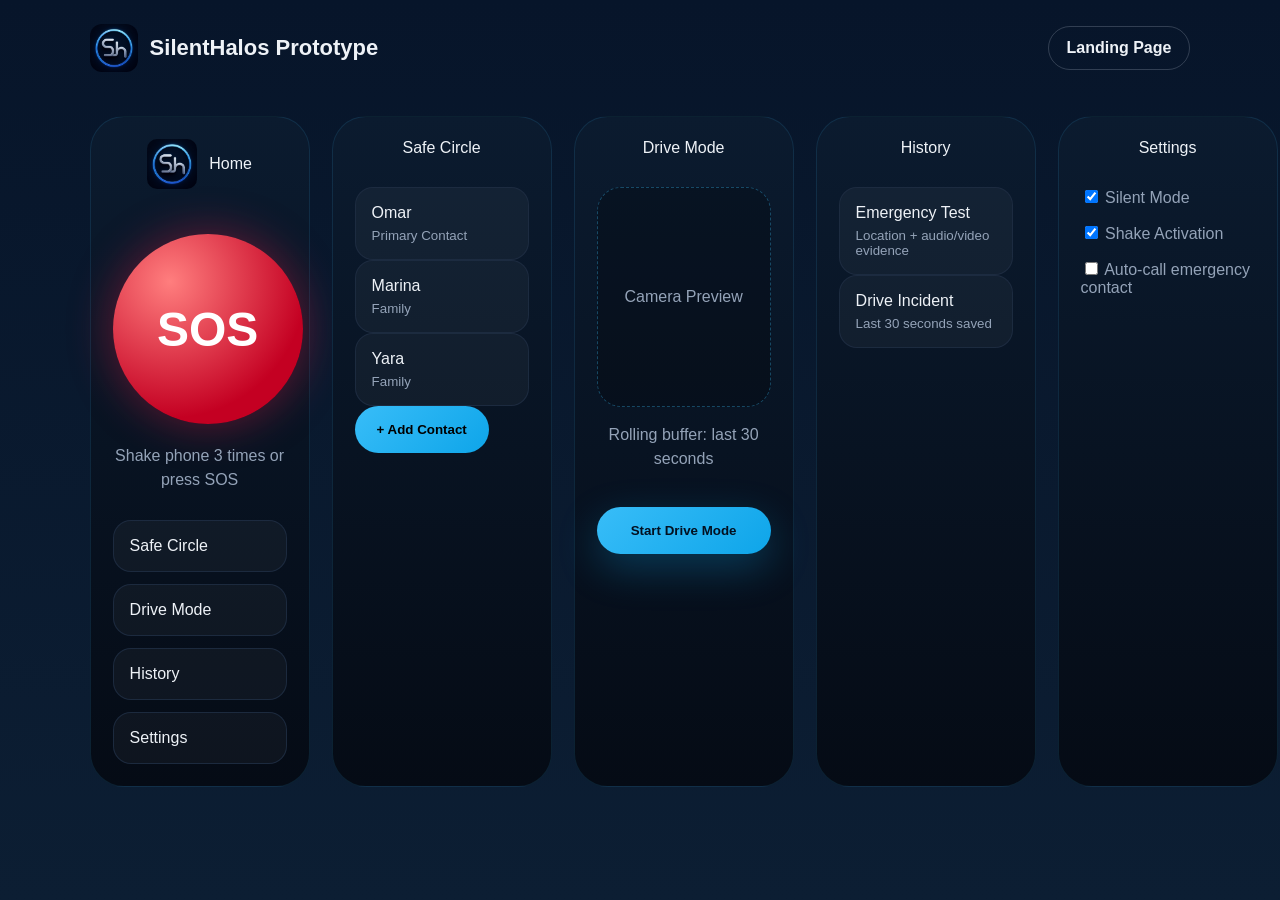
<file: prototype.html>
<!DOCTYPE html>
<html lang="en">
<head>
  <meta charset="UTF-8" />
  <meta name="viewport" content="width=device-width, initial-scale=1.0" />
  <title>SilentHalos App Prototype</title>
  <link rel="stylesheet" href="style.css" />
</head>
<body class="prototype-body">
  <header class="nav">
    <div class="brand"><img src="ChatGPT Image Jun 6, 2026, 03_10_08 PM.png" alt="SilentHalos logo" class="brand-logo" /><span>SilentHalos Prototype</span></div>
    <a href="index.html" class="nav-btn">Landing Page</a>
  </header>

  <section class="prototype-wrap">
    <div class="screen">
      <div class="screen-head"><img src="ChatGPT Image Jun 6, 2026, 03_10_08 PM.png" alt="SilentHalos logo" style="width:50px;height:50px;border-radius:10px;object-fit:cover;"><span>Home</span></div>
      <button class="sos">SOS</button>
      <p class="hint">Shake phone 3 times or press SOS</p>
      <div class="menu">
        <a href="#safe-circle">Safe Circle</a>
        <a href="#drive">Drive Mode</a>
        <a href="#history">History</a>
        <a href="#settings">Settings</a>
      </div>
    </div>

    <div id="safe-circle" class="screen">
      <div class="screen-head"><span>Safe Circle</span></div>
      <div class="contact">Omar <small>Primary Contact</small></div>
      <div class="contact">Marina <small>Family</small></div>
      <div class="contact">Yara <small>Family</small></div>
      <button class="small-btn">+ Add Contact</button>
    </div>

    <div id="drive" class="screen">
      <div class="screen-head"><span>Drive Mode</span></div>
      <div class="camera-box">Camera Preview</div>
      <p class="hint">Rolling buffer: last 30 seconds</p>
      <button class="primary full">Start Drive Mode</button>
    </div>

    <div id="history" class="screen">
      <div class="screen-head"><span>History</span></div>
      <div class="event">Emergency Test <small>Location + audio/video evidence</small></div>
      <div class="event">Drive Incident <small>Last 30 seconds saved</small></div>
    </div>

    <div id="settings" class="screen">
      <div class="screen-head"><span>Settings</span></div>
      <label><input type="checkbox" checked /> Silent Mode</label>
      <label><input type="checkbox" checked /> Shake Activation</label>
      <label><input type="checkbox" /> Auto-call emergency contact</label>
    </div>
  </section>
</body>
</html>
</file>
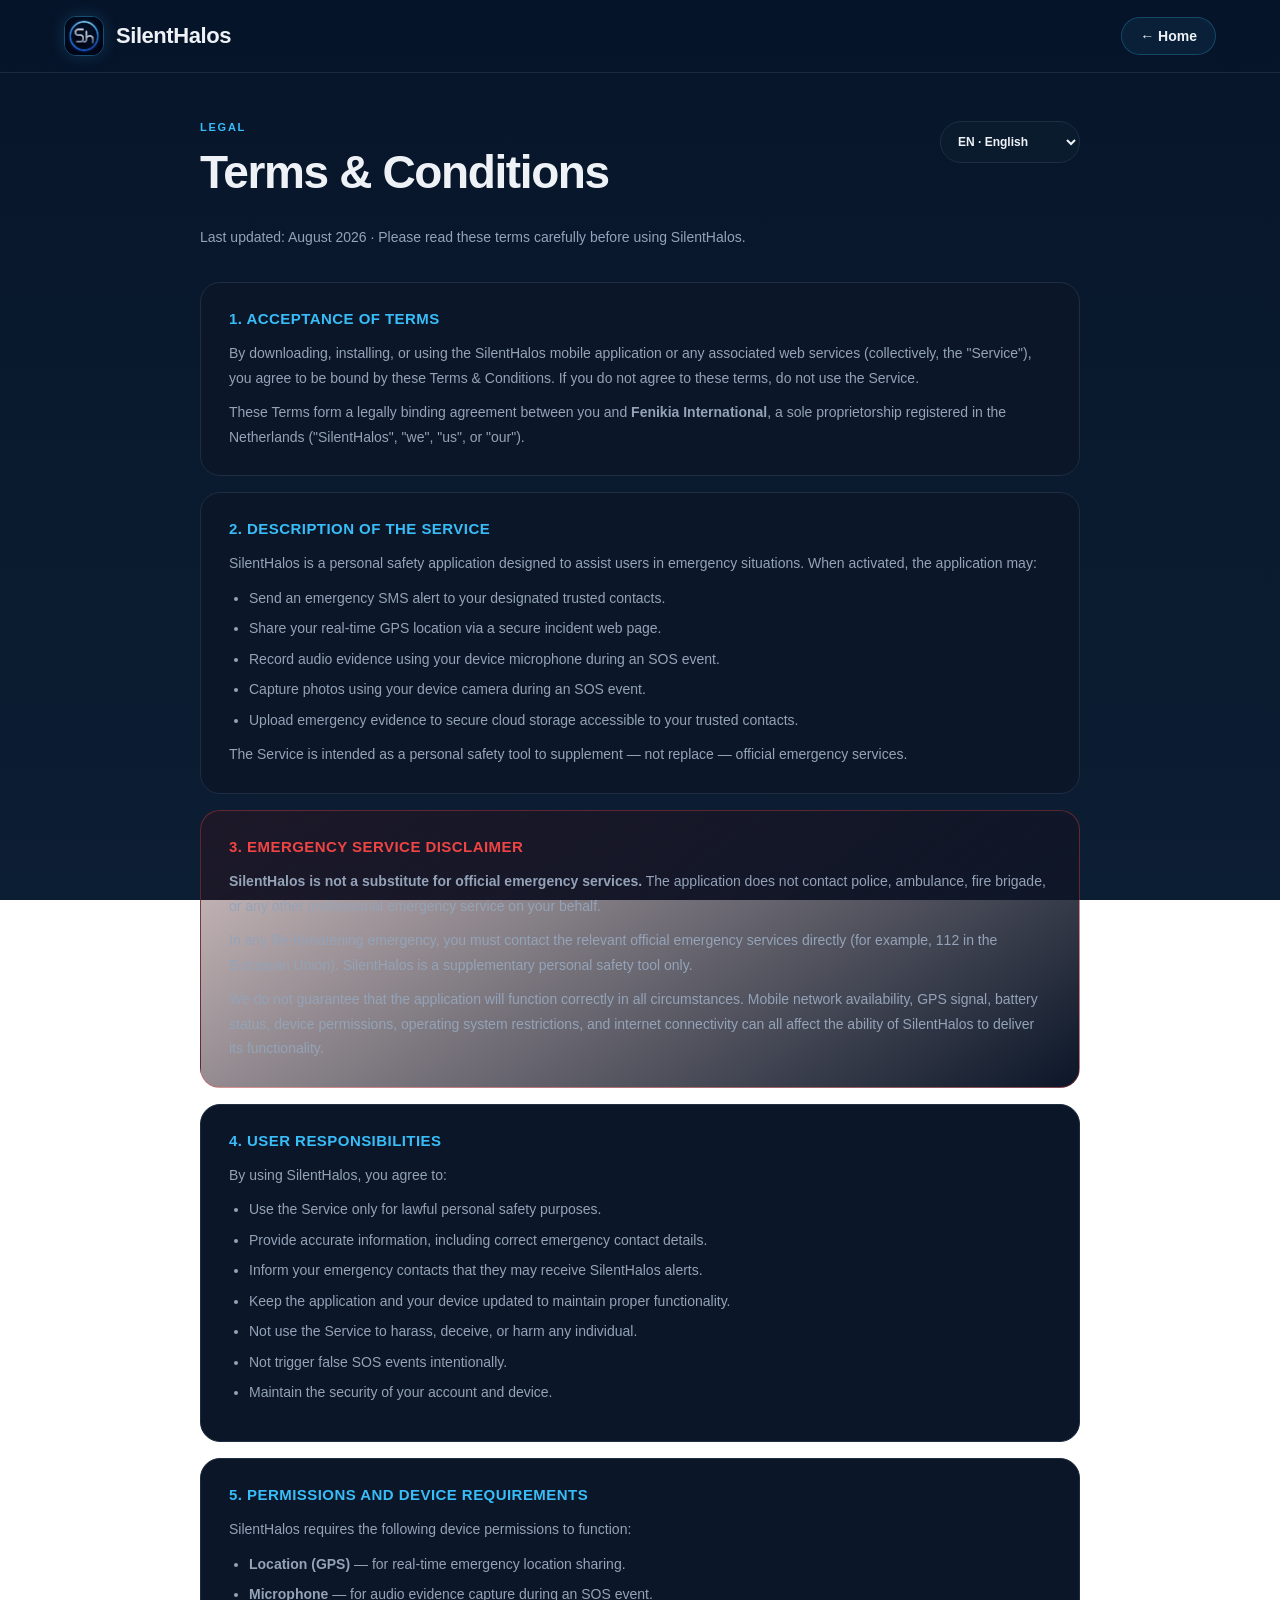
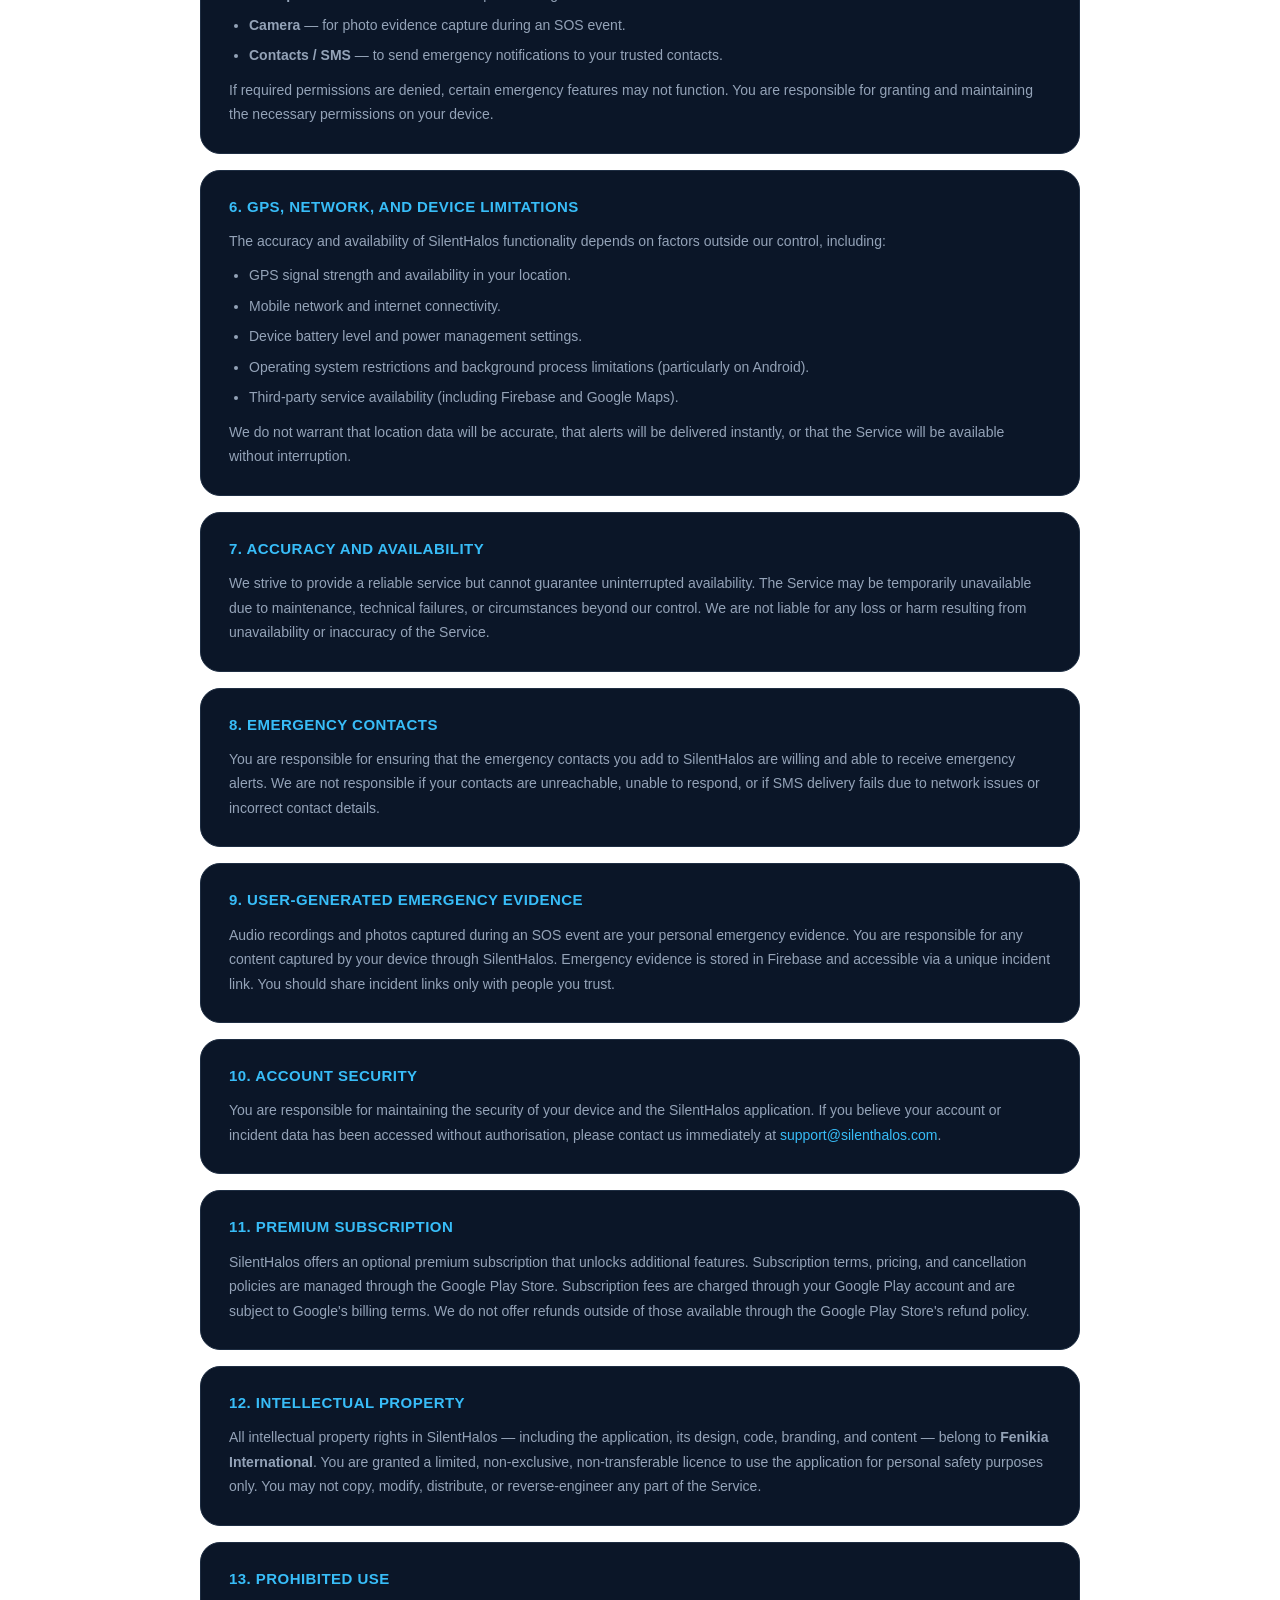
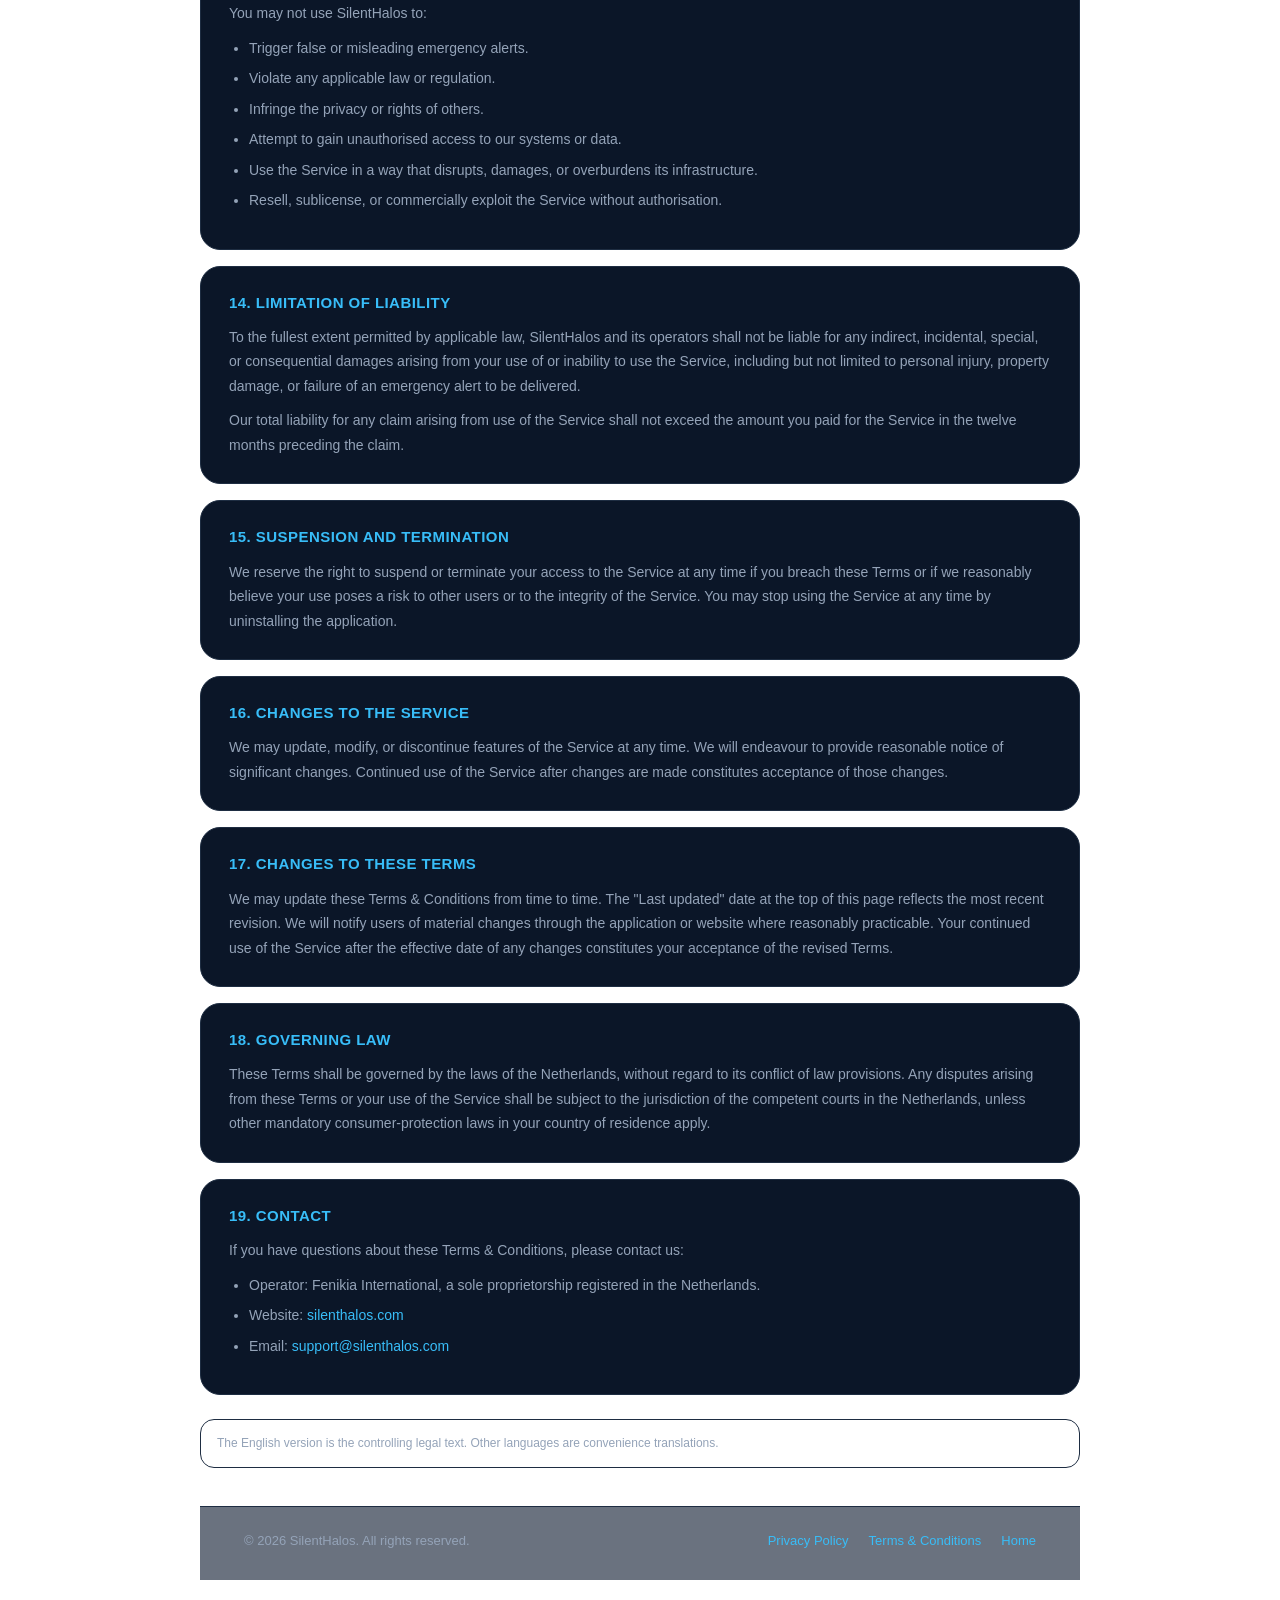
<file: terms.html>
<!DOCTYPE html><html lang="en" dir="ltr"><head><meta charset="UTF-8"><meta name="viewport" content="width=device-width,initial-scale=1"><title>Terms & Conditions – SilentHalos</title><link rel="stylesheet" href="style.css"><style>
.legal-shell{width:min(880px,92%);margin:0 auto;padding:48px 0 80px}.legal-toolbar{display:flex;justify-content:space-between;align-items:flex-start;gap:18px;margin-bottom:28px;flex-wrap:wrap}.legal-language{min-height:42px;padding:0 13px;border-radius:999px;border:1px solid var(--card-border);background:#0b1b2e;color:var(--text-primary);font:inherit;font-size:12px;font-weight:800;cursor:pointer}.legal-eyebrow{font-size:11px;font-weight:800;letter-spacing:.16em;text-transform:uppercase;color:var(--accent-blue);margin:0 0 14px}.legal-title{font-size:clamp(30px,5vw,46px);font-weight:900;letter-spacing:-.03em;color:var(--text-primary);margin:0;line-height:1.1}.legal-meta{color:var(--text-secondary);font-size:14px;margin:0 0 34px;line-height:1.6}.legal-section{margin-bottom:16px;padding:26px 28px;border-radius:20px;background:var(--card-bg);border:1px solid var(--card-border)}.legal-section h2{font-size:15px;font-weight:800;color:var(--accent-blue);margin:0 0 12px;text-transform:uppercase;letter-spacing:.03em;line-height:1.35}.legal-section p,.legal-section li{color:var(--text-secondary);font-size:14px;line-height:1.75}.legal-section p{margin:0 0 10px}.legal-section p:last-child{margin-bottom:0}.legal-section ul{margin:8px 0 10px;padding-left:20px}.legal-section li{margin-bottom:6px}.legal-section a,.legal-footer a{color:var(--accent-blue);text-decoration:none}.legal-disclaimer{border-color:rgba(239,68,68,.35);background:linear-gradient(145deg,rgba(80,10,10,.25),var(--card-bg))}.legal-disclaimer h2{color:var(--accent-red)}.legal-note{margin:24px 0 0;padding:14px 16px;border-radius:14px;border:1px solid var(--card-border);color:var(--text-secondary);font-size:12px;line-height:1.6;background:rgba(255,255,255,.025)}.legal-footer{margin-top:38px;padding-top:24px;border-top:1px solid var(--card-border);display:flex;align-items:center;justify-content:space-between;flex-wrap:wrap;gap:14px;color:var(--text-secondary);font-size:13px}.legal-footer-links{display:flex;gap:20px;flex-wrap:wrap}html[dir=rtl] body{direction:rtl;text-align:right}html[dir=rtl] .legal-section ul{padding-left:0;padding-right:20px}@media(max-width:600px){.legal-shell{padding:32px 0 60px}.legal-section{padding:20px 18px}.legal-footer{flex-direction:column;align-items:flex-start}.legal-language{width:100%}}</style></head>
<body class="incident-body"><header class="site-header"><a class="site-brand" href="/" style="text-decoration:none;"><img src="ChatGPT Image Jun 6, 2026, 03_10_08 PM.png" alt="SilentHalos logo" class="brand-logo"><span>SilentHalos</span></a><a href="/" class="about-link" id="topHome">← Home</a></header><main class="legal-shell"><div class="legal-toolbar"><div><p class="legal-eyebrow" id="lbl">Legal</p><h1 class="legal-title" id="ttl">Terms & Conditions</h1></div><select id="lang" class="legal-language"><option value="en">EN · English</option><option value="nl">NL · Nederlands</option><option value="de">DE · Deutsch</option><option value="fr">FR · Français</option><option value="es">ES · Español</option><option value="it">IT · Italiano</option><option value="ru">RU · Русский</option><option value="tr">TR · Türkçe</option><option value="zh">ZH · 中文</option><option value="ur">UR · اردو</option><option value="ar">AR · العربية</option></select></div><p class="legal-meta" id="meta"></p><div id="sections"></div><p class="legal-note" id="note"></p><footer class="legal-footer"><span id="rights"></span><div class="legal-footer-links"><a href="/privacy" id="pl"></a><a href="/terms" id="tl"></a><a href="/" id="bh"></a></div></footer></main>
<script>const D={"en": {"dir": "ltr", "legal": "Legal", "title": "Terms & Conditions", "home": "Home", "meta": "Last updated: August 2026 · Please read these terms carefully before using SilentHalos.", "note": "The English version is the controlling legal text. Other languages are convenience translations.", "rights": "© 2026 SilentHalos. All rights reserved.", "privacy": "Privacy Policy", "terms": "Terms & Conditions", "sections": [{"title": "1. Acceptance of Terms", "body": "<p>By downloading, installing, or using the SilentHalos mobile application or any associated web services (collectively, the \"Service\"), you agree to be bound by these Terms &amp; Conditions. If you do not agree to these terms, do not use the Service.</p><p>These Terms form a legally binding agreement between you and <strong>Fenikia International</strong>, a sole proprietorship registered in the Netherlands (\"SilentHalos\", \"we\", \"us\", or \"our\").</p>"}, {"title": "2. Description of the Service", "body": "<p>SilentHalos is a personal safety application designed to assist users in emergency situations. When activated, the application may:</p><ul><li>Send an emergency SMS alert to your designated trusted contacts.</li><li>Share your real-time GPS location via a secure incident web page.</li><li>Record audio evidence using your device microphone during an SOS event.</li><li>Capture photos using your device camera during an SOS event.</li><li>Upload emergency evidence to secure cloud storage accessible to your trusted contacts.</li></ul><p>The Service is intended as a personal safety tool to supplement — not replace — official emergency services.</p>"}, {"title": "3. Emergency Service Disclaimer", "body": "<p><strong>SilentHalos is not a substitute for official emergency services.</strong> The application does not contact police, ambulance, fire brigade, or any other professional emergency service on your behalf.</p><p>In any life-threatening emergency, you must contact the relevant official emergency services directly (for example, 112 in the European Union). SilentHalos is a supplementary personal safety tool only.</p><p>We do not guarantee that the application will function correctly in all circumstances. Mobile network availability, GPS signal, battery status, device permissions, operating system restrictions, and internet connectivity can all affect the ability of SilentHalos to deliver its functionality.</p>"}, {"title": "4. User Responsibilities", "body": "<p>By using SilentHalos, you agree to:</p><ul><li>Use the Service only for lawful personal safety purposes.</li><li>Provide accurate information, including correct emergency contact details.</li><li>Inform your emergency contacts that they may receive SilentHalos alerts.</li><li>Keep the application and your device updated to maintain proper functionality.</li><li>Not use the Service to harass, deceive, or harm any individual.</li><li>Not trigger false SOS events intentionally.</li><li>Maintain the security of your account and device.</li></ul>"}, {"title": "5. Permissions and Device Requirements", "body": "<p>SilentHalos requires the following device permissions to function:</p><ul><li><strong>Location (GPS)</strong> — for real-time emergency location sharing.</li><li><strong>Microphone</strong> — for audio evidence capture during an SOS event.</li><li><strong>Camera</strong> — for photo evidence capture during an SOS event.</li><li><strong>Contacts / SMS</strong> — to send emergency notifications to your trusted contacts.</li></ul><p>If required permissions are denied, certain emergency features may not function. You are responsible for granting and maintaining the necessary permissions on your device.</p>"}, {"title": "6. GPS, Network, and Device Limitations", "body": "<p>The accuracy and availability of SilentHalos functionality depends on factors outside our control, including:</p><ul><li>GPS signal strength and availability in your location.</li><li>Mobile network and internet connectivity.</li><li>Device battery level and power management settings.</li><li>Operating system restrictions and background process limitations (particularly on Android).</li><li>Third-party service availability (including Firebase and Google Maps).</li></ul><p>We do not warrant that location data will be accurate, that alerts will be delivered instantly, or that the Service will be available without interruption.</p>"}, {"title": "7. Accuracy and Availability", "body": "<p>We strive to provide a reliable service but cannot guarantee uninterrupted availability. The Service may be temporarily unavailable due to maintenance, technical failures, or circumstances beyond our control. We are not liable for any loss or harm resulting from unavailability or inaccuracy of the Service.</p>"}, {"title": "8. Emergency Contacts", "body": "<p>You are responsible for ensuring that the emergency contacts you add to SilentHalos are willing and able to receive emergency alerts. We are not responsible if your contacts are unreachable, unable to respond, or if SMS delivery fails due to network issues or incorrect contact details.</p>"}, {"title": "9. User-Generated Emergency Evidence", "body": "<p>Audio recordings and photos captured during an SOS event are your personal emergency evidence. You are responsible for any content captured by your device through SilentHalos. Emergency evidence is stored in Firebase and accessible via a unique incident link. You should share incident links only with people you trust.</p>"}, {"title": "10. Account Security", "body": "<p>You are responsible for maintaining the security of your device and the SilentHalos application. If you believe your account or incident data has been accessed without authorisation, please contact us immediately at <a href=\"mailto:support@silenthalos.com\">support@silenthalos.com</a>.</p>"}, {"title": "11. Premium Subscription", "body": "<p>SilentHalos offers an optional premium subscription that unlocks additional features. Subscription terms, pricing, and cancellation policies are managed through the Google Play Store. Subscription fees are charged through your Google Play account and are subject to Google's billing terms. We do not offer refunds outside of those available through the Google Play Store's refund policy.</p>"}, {"title": "12. Intellectual Property", "body": "<p>All intellectual property rights in SilentHalos — including the application, its design, code, branding, and content — belong to <strong>Fenikia International</strong>. You are granted a limited, non-exclusive, non-transferable licence to use the application for personal safety purposes only. You may not copy, modify, distribute, or reverse-engineer any part of the Service.</p>"}, {"title": "13. Prohibited Use", "body": "<p>You may not use SilentHalos to:</p><ul><li>Trigger false or misleading emergency alerts.</li><li>Violate any applicable law or regulation.</li><li>Infringe the privacy or rights of others.</li><li>Attempt to gain unauthorised access to our systems or data.</li><li>Use the Service in a way that disrupts, damages, or overburdens its infrastructure.</li><li>Resell, sublicense, or commercially exploit the Service without authorisation.</li></ul>"}, {"title": "14. Limitation of Liability", "body": "<p>To the fullest extent permitted by applicable law, SilentHalos and its operators shall not be liable for any indirect, incidental, special, or consequential damages arising from your use of or inability to use the Service, including but not limited to personal injury, property damage, or failure of an emergency alert to be delivered.</p><p>Our total liability for any claim arising from use of the Service shall not exceed the amount you paid for the Service in the twelve months preceding the claim.</p>"}, {"title": "15. Suspension and Termination", "body": "<p>We reserve the right to suspend or terminate your access to the Service at any time if you breach these Terms or if we reasonably believe your use poses a risk to other users or to the integrity of the Service. You may stop using the Service at any time by uninstalling the application.</p>"}, {"title": "16. Changes to the Service", "body": "<p>We may update, modify, or discontinue features of the Service at any time. We will endeavour to provide reasonable notice of significant changes. Continued use of the Service after changes are made constitutes acceptance of those changes.</p>"}, {"title": "17. Changes to These Terms", "body": "<p>We may update these Terms &amp; Conditions from time to time. The \"Last updated\" date at the top of this page reflects the most recent revision. We will notify users of material changes through the application or website where reasonably practicable. Your continued use of the Service after the effective date of any changes constitutes your acceptance of the revised Terms.</p>"}, {"title": "18. Governing Law", "body": "<p>These Terms shall be governed by the laws of the Netherlands, without regard to its conflict of law provisions. Any disputes arising from these Terms or your use of the Service shall be subject to the jurisdiction of the competent courts in the Netherlands, unless other mandatory consumer-protection laws in your country of residence apply.</p>"}, {"title": "19. Contact", "body": "<p>If you have questions about these Terms &amp; Conditions, please contact us:</p><ul><li>Operator: Fenikia International, a sole proprietorship registered in the Netherlands.</li><li>Website: <a href=\"https://silenthalos.com\">silenthalos.com</a></li><li>Email: <a href=\"mailto:support@silenthalos.com\">support@silenthalos.com</a></li></ul>"}]}, "nl": {"dir": "ltr", "legal": "Juridisch", "title": "Algemene voorwaarden", "home": "Home", "meta": "Laatst bijgewerkt: augustus 2026 · Lees deze voorwaarden zorgvuldig voordat u SilentHalos gebruikt.", "note": "De Engelse versie is juridisch leidend. Andere talen zijn vertalingen voor gebruiksgemak.", "rights": "© 2026 SilentHalos. Alle rechten voorbehouden.", "privacy": "Privacybeleid", "terms": "Algemene voorwaarden", "sections": [{"title": "1. Aanvaarding van de voorwaarden", "body": "<p>Door SilentHalos of bijbehorende webdiensten te downloaden, installeren of gebruiken, gaat u akkoord met deze voorwaarden. Zo niet, gebruik de dienst dan niet. Deze overeenkomst is met Fenikia International, een in Nederland geregistreerde eenmanszaak.</p>"}, {"title": "2. Beschrijving van de dienst", "body": "<p>SilentHalos is een persoonlijke veiligheidsapp die nood-SMS kan verzenden, live GPS kan delen, audio kan opnemen, foto’s kan vastleggen en noodbewijs beveiligd in de cloud kan opslaan. De dienst vervangt officiële hulpdiensten niet.</p>"}, {"title": "3. Disclaimer noodhulp", "body": "<p>SilentHalos vervangt officiële hulpdiensten niet en neemt niet namens u contact op met politie, ambulance of brandweer. Bel bij levensgevaar rechtstreeks de bevoegde hulpdienst, bijvoorbeeld 112 in de EU. Netwerk, GPS, batterij, machtigingen, besturingssysteem en internet kunnen de werking beïnvloeden.</p>"}, {"title": "4. Verantwoordelijkheden van de gebruiker", "body": "<p>Gebruik de dienst alleen rechtmatig voor persoonlijke veiligheid; verstrek correcte informatie; informeer uw noodcontacten; houd app en apparaat bijgewerkt; gebruik de dienst niet voor intimidatie, misleiding of schade; activeer niet opzettelijk valse SOS-meldingen; beveilig account en apparaat.</p>"}, {"title": "5. Machtigingen en apparaatvereisten", "body": "<p>SilentHalos kan locatie/GPS, microfoon, camera, contacten en SMS-machtigingen nodig hebben. Geweigerde machtigingen kunnen functies verhinderen. U bent verantwoordelijk voor noodzakelijke machtigingen.</p>"}, {"title": "6. GPS-, netwerk- en apparaatbeperkingen", "body": "<p>De werking hangt af van GPS, mobiele netwerken, internet, batterij/power-management, OS-beperkingen en diensten van derden zoals Firebase en Google Maps. Wij garanderen geen exacte locatie, onmiddellijke aflevering of ononderbroken beschikbaarheid.</p>"}, {"title": "7. Nauwkeurigheid en beschikbaarheid", "body": "<p>Wij streven naar betrouwbaarheid maar garanderen geen ononderbroken dienst. Onderhoud, technische storingen en omstandigheden buiten onze controle kunnen tijdelijke uitval of onnauwkeurigheid veroorzaken.</p>"}, {"title": "8. Noodcontacten", "body": "<p>U bent verantwoordelijk voor het kiezen van noodcontacten die meldingen willen en kunnen ontvangen. Wij zijn niet verantwoordelijk wanneer zij onbereikbaar zijn of SMS niet wordt afgeleverd door netwerkproblemen of onjuiste gegevens.</p>"}, {"title": "9. Door gebruiker gegenereerd noodbewijs", "body": "<p>Audio en foto's die tijdens SOS worden vastgelegd zijn uw persoonlijke noodbewijs. Ze kunnen in Firebase worden opgeslagen en via een unieke incidentlink toegankelijk zijn. Deel die link alleen met mensen die u vertrouwt.</p>"}, {"title": "10. Accountbeveiliging", "body": "<p>U bent verantwoordelijk voor de beveiliging van uw apparaat en SilentHalos. Meld vermoedelijke onbevoegde toegang via support@silenthalos.com.</p>"}, {"title": "11. Premiumabonnement", "body": "<p>SilentHalos kan een optioneel premiumabonnement aanbieden. Prijzen, facturering, annulering en beschikbare restituties verlopen via Google Play en zijn onderworpen aan de voorwaarden en het restitutiebeleid van Google Play.</p>"}, {"title": "12. Intellectuele eigendom", "body": "<p>Alle intellectuele eigendomsrechten in SilentHalos, waaronder app, ontwerp, code, merk en content, behoren toe aan Fenikia International. U krijgt alleen een beperkte, niet-exclusieve en niet-overdraagbare licentie voor persoonlijk veiligheidsgebruik; kopiëren, wijzigen, distribueren of reverse-engineeren is niet toegestaan.</p>"}, {"title": "13. Verboden gebruik", "body": "<p>Verboden zijn onder meer valse/misleidende meldingen, onrechtmatige activiteiten, schending van privacy/rechten, onbevoegde toegang, verstoring of overbelasting van infrastructuur en ongeautoriseerde commerciële exploitatie.</p>"}, {"title": "14. Beperking van aansprakelijkheid", "body": "<p>Voor zover wettelijk toegestaan zijn SilentHalos en zijn exploitant niet aansprakelijk voor indirecte, incidentele, bijzondere of gevolgschade door gebruik of onmogelijkheid tot gebruik, waaronder letsel, zaakschade of het niet afleveren van een alarm. Totale aansprakelijkheid is, waar rechtsgeldig, beperkt tot het bedrag dat u in de 12 maanden vóór de claim betaalde.</p>"}, {"title": "15. Opschorting en beëindiging", "body": "<p>Wij kunnen toegang opschorten of beëindigen bij schending van deze voorwaarden of risico voor gebruikers of de integriteit van de dienst. U kunt stoppen door de app te verwijderen.</p>"}, {"title": "16. Wijzigingen aan de dienst", "body": "<p>Wij kunnen functies bijwerken, wijzigen of beëindigen en proberen redelijke kennisgeving van belangrijke wijzigingen te geven.</p>"}, {"title": "17. Wijzigingen aan deze voorwaarden", "body": "<p>Wij kunnen deze voorwaarden bijwerken. De datum bovenaan toont de actuele versie. Voortgezet gebruik nadat wijzigingen ingaan geldt als aanvaarding.</p>"}, {"title": "18. Toepasselijk recht", "body": "<p>Deze voorwaarden vallen onder Nederlands recht. Geschillen vallen onder de bevoegde Nederlandse rechter, tenzij dwingend consumentenrecht in uw woonland anders bepaalt.</p>"}, {"title": "19. Contact", "body": "<p>Exploitant: Fenikia International, een in Nederland geregistreerde eenmanszaak. Website: silenthalos.com. E-mail: support@silenthalos.com.</p>"}]}, "de": {"dir": "ltr", "legal": "Rechtliches", "title": "Nutzungsbedingungen", "home": "Startseite", "meta": "Zuletzt aktualisiert: August 2026 · Bitte lesen Sie diese Bedingungen sorgfältig, bevor Sie SilentHalos nutzen.", "note": "Die englische Version ist rechtlich maßgeblich. Andere Sprachen sind Übersetzungen zur Orientierung.", "rights": "© 2026 SilentHalos. Alle Rechte vorbehalten.", "privacy": "Datenschutzerklärung", "terms": "Nutzungsbedingungen", "sections": [{"title": "1. Annahme der Bedingungen", "body": "<p>Durch Download, Installation oder Nutzung von SilentHalos oder zugehörigen Webdiensten stimmen Sie diesen Bedingungen zu. Andernfalls nutzen Sie den Dienst nicht. Vertragspartner ist Fenikia International, ein in den Niederlanden registriertes Einzelunternehmen.</p>"}, {"title": "2. Beschreibung des Dienstes", "body": "<p>SilentHalos ist eine persönliche Sicherheits-App, die Notfall-SMS senden, Live-GPS teilen, Audio aufzeichnen, Fotos erfassen und Notfallbeweise sicher in der Cloud speichern kann. Sie ersetzt keine offiziellen Notfalldienste.</p>"}, {"title": "3. Haftungsausschluss für Notfalldienste", "body": "<p>SilentHalos ersetzt keine offiziellen Notfalldienste und kontaktiert Polizei, Rettungsdienst oder Feuerwehr nicht für Sie. Bei Lebensgefahr wenden Sie sich direkt an den zuständigen Notruf, z. B. 112 in der EU. Netzwerk, GPS, Akku, Berechtigungen, Betriebssystem und Internet können die Funktion beeinflussen.</p>"}, {"title": "4. Pflichten des Nutzers", "body": "<p>Nutzen Sie den Dienst nur rechtmäßig zur persönlichen Sicherheit; geben Sie korrekte Informationen an; informieren Sie Notfallkontakte; halten Sie App und Gerät aktuell; nutzen Sie den Dienst nicht für Belästigung, Täuschung oder Schädigung; lösen Sie keine absichtlich falschen SOS-Ereignisse aus; sichern Sie Konto und Gerät.</p>"}, {"title": "5. Berechtigungen und Geräteanforderungen", "body": "<p>SilentHalos kann Standort/GPS, Mikrofon, Kamera, Kontakte und SMS-Berechtigungen benötigen. Verweigerte Berechtigungen können Funktionen verhindern. Sie sind für erforderliche Berechtigungen verantwortlich.</p>"}, {"title": "6. GPS-, Netzwerk- und Gerätebeschränkungen", "body": "<p>Die Funktion hängt u. a. von GPS, Mobilfunk, Internet, Akku/Energieverwaltung, OS-Beschränkungen und Drittanbietern wie Firebase und Google Maps ab. Exakte Standortdaten, sofortige Zustellung und unterbrechungsfreie Verfügbarkeit werden nicht garantiert.</p>"}, {"title": "7. Genauigkeit und Verfügbarkeit", "body": "<p>Wir bemühen uns um Zuverlässigkeit, garantieren jedoch keine ununterbrochene Verfügbarkeit. Wartung, technische Fehler und Umstände außerhalb unserer Kontrolle können vorübergehende Ausfälle oder Ungenauigkeiten verursachen.</p>"}, {"title": "8. Notfallkontakte", "body": "<p>Sie sind für die Auswahl von Notfallkontakten verantwortlich, die Warnungen empfangen können und wollen. Wir haften nicht, wenn Kontakte nicht erreichbar sind oder SMS wegen Netzwerkproblemen oder falscher Angaben nicht zugestellt werden.</p>"}, {"title": "9. Vom Nutzer erzeugte Notfallbeweise", "body": "<p>Während eines SOS erfasste Audioaufnahmen und Fotos sind Ihre persönlichen Notfallbeweise. Sie können in Firebase gespeichert und über einen eindeutigen Vorfallslink erreichbar sein. Teilen Sie diesen nur mit Vertrauenspersonen.</p>"}, {"title": "10. Kontosicherheit", "body": "<p>Sie sind für die Sicherheit Ihres Geräts und von SilentHalos verantwortlich. Melden Sie unbefugten Zugriff an support@silenthalos.com.</p>"}, {"title": "11. Premium-Abonnement", "body": "<p>SilentHalos kann ein optionales Premium-Abonnement anbieten. Preise, Abrechnung, Kündigung und verfügbare Erstattungen werden über Google Play verwaltet und unterliegen dessen Bedingungen und Erstattungsregeln.</p>"}, {"title": "12. Geistiges Eigentum", "body": "<p>Alle Rechte an App, Design, Code, Marke und Inhalten gehören Fenikia International. Sie erhalten nur eine begrenzte, nicht ausschließliche und nicht übertragbare Lizenz zur persönlichen Sicherheitsnutzung; Kopieren, Ändern, Verbreiten oder Reverse Engineering ist nicht gestattet.</p>"}, {"title": "13. Verbotene Nutzung", "body": "<p>Verboten sind falsche oder irreführende Alarme, rechtswidrige Nutzung, Verletzung von Rechten oder Privatsphäre, unbefugter Zugriff, Störung oder Überlastung der Infrastruktur sowie nicht genehmigte kommerzielle Verwertung.</p>"}, {"title": "14. Haftungsbeschränkung", "body": "<p>Soweit gesetzlich zulässig haften SilentHalos und sein Betreiber nicht für indirekte, zufällige, besondere oder Folgeschäden aus Nutzung oder Nichtnutzbarkeit, einschließlich Personenschäden, Sachschäden oder fehlgeschlagener Alarmzustellung. Die Gesamthaftung ist, soweit rechtswirksam, auf den in den 12 Monaten vor dem Anspruch gezahlten Betrag begrenzt.</p>"}, {"title": "15. Aussetzung und Beendigung", "body": "<p>Bei Verstoß gegen diese Bedingungen oder Risiken für Nutzer oder Dienstintegrität können wir den Zugang aussetzen oder beenden. Sie können die Nutzung durch Deinstallation beenden.</p>"}, {"title": "16. Änderungen des Dienstes", "body": "<p>Wir können Funktionen aktualisieren, ändern oder einstellen und versuchen, über wesentliche Änderungen angemessen zu informieren.</p>"}, {"title": "17. Änderungen dieser Bedingungen", "body": "<p>Wir können diese Bedingungen aktualisieren. Das Datum oben zeigt die aktuelle Fassung. Weitere Nutzung nach Inkrafttreten gilt als Zustimmung.</p>"}, {"title": "18. Anwendbares Recht", "body": "<p>Es gilt niederländisches Recht. Zuständig sind die kompetenten Gerichte der Niederlande, soweit zwingendes Verbraucherrecht Ihres Wohnsitzstaats nichts anderes vorsieht.</p>"}, {"title": "19. Kontakt", "body": "<p>Betreiber: Fenikia International, Einzelunternehmen in den Niederlanden. Website: silenthalos.com. E-Mail: support@silenthalos.com.</p>"}]}, "fr": {"dir": "ltr", "legal": "Mentions légales", "title": "Conditions générales", "home": "Accueil", "meta": "Dernière mise à jour : août 2026 · Veuillez lire attentivement ces conditions avant d’utiliser SilentHalos.", "note": "La version anglaise est juridiquement déterminante. Les autres langues sont des traductions de commodité.", "rights": "© 2026 SilentHalos. Tous droits réservés.", "privacy": "Politique de confidentialité", "terms": "Conditions générales", "sections": [{"title": "1. Acceptation des conditions", "body": "<p>En téléchargeant, installant ou utilisant SilentHalos ou ses services web associés, vous acceptez les présentes conditions. Sinon, n’utilisez pas le service. L’accord est conclu avec Fenikia International, entreprise individuelle enregistrée aux Pays-Bas.</p>"}, {"title": "2. Description du service", "body": "<p>SilentHalos est une application de sécurité personnelle pouvant envoyer des SMS d’urgence, partager le GPS en direct, enregistrer de l’audio, capturer des photos et stocker des éléments d’urgence dans le cloud. Elle ne remplace pas les services d’urgence officiels.</p>"}, {"title": "3. Avertissement concernant les services d’urgence", "body": "<p>SilentHalos ne remplace pas les services d’urgence officiels et ne contacte pas la police, l’ambulance ou les pompiers pour vous. En cas de danger vital, contactez directement le service compétent, par exemple le 112 dans l’UE. Réseau, GPS, batterie, autorisations, système et Internet peuvent affecter le fonctionnement.</p>"}, {"title": "4. Responsabilités de l’utilisateur", "body": "<p>Utilisez le service uniquement à des fins légales de sécurité personnelle; fournissez des informations exactes; informez vos contacts; gardez l’application et l’appareil à jour; n’utilisez pas le service pour harceler, tromper ou nuire; ne déclenchez pas volontairement de faux SOS; protégez votre compte et votre appareil.</p>"}, {"title": "5. Autorisations et exigences de l’appareil", "body": "<p>SilentHalos peut nécessiter les autorisations de localisation/GPS, microphone, caméra, contacts et SMS. Le refus peut empêcher certaines fonctions. Vous êtes responsable des autorisations nécessaires.</p>"}, {"title": "6. Limites GPS, réseau et appareil", "body": "<p>Le fonctionnement dépend notamment du GPS, du réseau mobile, d’Internet, de la batterie/gestion d’énergie, des restrictions du système et de services tiers comme Firebase et Google Maps. Nous ne garantissons ni la précision absolue, ni la livraison instantanée, ni une disponibilité continue.</p>"}, {"title": "7. Exactitude et disponibilité", "body": "<p>Nous cherchons à fournir un service fiable sans garantir une disponibilité ininterrompue. Maintenance, défaillances techniques et circonstances hors de notre contrôle peuvent provoquer indisponibilité ou imprécision temporaire.</p>"}, {"title": "8. Contacts d’urgence", "body": "<p>Vous êtes responsable du choix de contacts d’urgence disposés et capables de recevoir les alertes. Nous ne sommes pas responsables s’ils sont injoignables ou si un SMS échoue en raison du réseau ou de coordonnées incorrectes.</p>"}, {"title": "9. Éléments d’urgence générés par l’utilisateur", "body": "<p>Les enregistrements audio et photos capturés pendant un SOS constituent vos éléments d’urgence personnels. Ils peuvent être stockés dans Firebase et accessibles par un lien d’incident unique. Ne partagez ce lien qu’avec des personnes de confiance.</p>"}, {"title": "10. Sécurité du compte", "body": "<p>Vous êtes responsable de la sécurité de votre appareil et de SilentHalos. Signalez tout accès non autorisé à support@silenthalos.com.</p>"}, {"title": "11. Abonnement Premium", "body": "<p>SilentHalos peut proposer un abonnement Premium facultatif. Tarifs, facturation, annulation et remboursements disponibles sont gérés via Google Play et soumis à ses conditions et règles de remboursement.</p>"}, {"title": "12. Propriété intellectuelle", "body": "<p>Tous les droits sur l’application, son design, son code, sa marque et son contenu appartiennent à Fenikia International. Une licence limitée, non exclusive et non transférable vous est accordée pour la sécurité personnelle; copie, modification, distribution ou rétro-ingénierie sont interdites.</p>"}, {"title": "13. Utilisations interdites", "body": "<p>Sont interdits les fausses alertes, usages illégaux, atteintes aux droits ou à la vie privée, accès non autorisé, perturbation ou surcharge de l’infrastructure et exploitation commerciale non autorisée.</p>"}, {"title": "14. Limitation de responsabilité", "body": "<p>Dans la mesure permise par la loi, SilentHalos et son opérateur ne répondent pas des dommages indirects, accessoires, spéciaux ou consécutifs liés à l’utilisation ou l’impossibilité d’utiliser le service, y compris blessures, dommages matériels ou échec d’une alerte. La responsabilité totale est, si légalement valable, limitée au montant payé durant les 12 mois précédant la réclamation.</p>"}, {"title": "15. Suspension et résiliation", "body": "<p>Nous pouvons suspendre ou résilier l’accès en cas de violation ou de risque pour les utilisateurs ou l’intégrité du service. Vous pouvez cesser l’utilisation en désinstallant l’application.</p>"}, {"title": "16. Modifications du service", "body": "<p>Nous pouvons mettre à jour, modifier ou supprimer des fonctions et essayerons de donner un préavis raisonnable des changements importants.</p>"}, {"title": "17. Modifications des présentes conditions", "body": "<p>Nous pouvons mettre à jour ces conditions. La date en haut indique la version actuelle. La poursuite de l’utilisation après leur entrée en vigueur vaut acceptation.</p>"}, {"title": "18. Droit applicable", "body": "<p>Le droit néerlandais s’applique. Les litiges relèvent des tribunaux compétents des Pays-Bas, sauf règles impératives de protection des consommateurs de votre pays de résidence.</p>"}, {"title": "19. Contact", "body": "<p>Opérateur : Fenikia International, entreprise individuelle enregistrée aux Pays-Bas. Site : silenthalos.com. E-mail : support@silenthalos.com.</p>"}]}, "es": {"dir": "ltr", "legal": "Legal", "title": "Términos y condiciones", "home": "Inicio", "meta": "Última actualización: agosto de 2026 · Lee atentamente estas condiciones antes de usar SilentHalos.", "note": "La versión inglesa es jurídicamente vinculante. Las demás versiones son traducciones de cortesía.", "rights": "© 2026 SilentHalos. Todos los derechos reservados.", "privacy": "Política de privacidad", "terms": "Términos y condiciones", "sections": [{"title": "1. Aceptación de los términos", "body": "<p>Al descargar, instalar o usar SilentHalos o sus servicios web asociados, aceptas estas condiciones. Si no estás de acuerdo, no uses el servicio. El acuerdo es con Fenikia International, empresa individual registrada en los Países Bajos.</p>"}, {"title": "2. Descripción del servicio", "body": "<p>SilentHalos es una aplicación de seguridad personal que puede enviar SMS de emergencia, compartir GPS en vivo, grabar audio, capturar fotos y almacenar evidencia de emergencia en la nube. No sustituye a los servicios oficiales de emergencia.</p>"}, {"title": "3. Aviso sobre servicios de emergencia", "body": "<p>SilentHalos no sustituye a los servicios oficiales de emergencia ni contacta por ti con policía, ambulancia o bomberos. En una emergencia vital, contacta directamente con el servicio correspondiente, por ejemplo el 112 en la UE. Red, GPS, batería, permisos, sistema operativo e Internet pueden afectar el funcionamiento.</p>"}, {"title": "4. Responsabilidades del usuario", "body": "<p>Usa el servicio solo para fines legales de seguridad personal; proporciona información correcta; informa a tus contactos; mantén app y dispositivo actualizados; no lo uses para acosar, engañar o causar daño; no actives falsos SOS intencionadamente; protege tu cuenta y dispositivo.</p>"}, {"title": "5. Permisos y requisitos del dispositivo", "body": "<p>SilentHalos puede necesitar permisos de ubicación/GPS, micrófono, cámara, contactos y SMS. Denegar permisos puede impedir ciertas funciones. Eres responsable de mantener los permisos necesarios.</p>"}, {"title": "6. Limitaciones de GPS, red y dispositivo", "body": "<p>El funcionamiento depende de GPS, red móvil, Internet, batería/gestión de energía, restricciones del sistema y servicios de terceros como Firebase y Google Maps. No garantizamos ubicación exacta, entrega inmediata ni disponibilidad ininterrumpida.</p>"}, {"title": "7. Exactitud y disponibilidad", "body": "<p>Buscamos ofrecer un servicio fiable, pero no garantizamos disponibilidad continua. El mantenimiento, fallos técnicos o circunstancias fuera de nuestro control pueden causar indisponibilidad o imprecisión temporal.</p>"}, {"title": "8. Contactos de emergencia", "body": "<p>Eres responsable de elegir contactos de emergencia dispuestos y capaces de recibir alertas. No respondemos si no están disponibles o si falla la entrega del SMS por red o datos incorrectos.</p>"}, {"title": "9. Evidencia de emergencia generada por el usuario", "body": "<p>El audio y las fotos capturados durante un SOS son tu evidencia personal de emergencia. Pueden almacenarse en Firebase y ser accesibles mediante un enlace único. Compártelo solo con personas de confianza.</p>"}, {"title": "10. Seguridad de la cuenta", "body": "<p>Eres responsable de la seguridad de tu dispositivo y de SilentHalos. Informa de accesos no autorizados a support@silenthalos.com.</p>"}, {"title": "11. Suscripción Premium", "body": "<p>SilentHalos puede ofrecer una suscripción Premium opcional. Precios, cobro, cancelación y reembolsos disponibles se gestionan mediante Google Play y se rigen por sus condiciones y política de reembolso.</p>"}, {"title": "12. Propiedad intelectual", "body": "<p>Todos los derechos sobre la aplicación, diseño, código, marca y contenido pertenecen a Fenikia International. Solo se concede una licencia limitada, no exclusiva y no transferible para uso personal de seguridad; no se permite copiar, modificar, distribuir ni realizar ingeniería inversa.</p>"}, {"title": "13. Uso prohibido", "body": "<p>Se prohíben falsas alertas, usos ilegales, vulneración de derechos o privacidad, accesos no autorizados, alteración o sobrecarga de infraestructura y explotación comercial no autorizada.</p>"}, {"title": "14. Limitación de responsabilidad", "body": "<p>En la medida permitida por la ley, SilentHalos y su operador no responden por daños indirectos, incidentales, especiales o consecuentes derivados del uso o imposibilidad de uso, incluidas lesiones, daños materiales o fallo de una alerta. La responsabilidad total, cuando sea legalmente válida, se limita al importe pagado en los 12 meses anteriores a la reclamación.</p>"}, {"title": "15. Suspensión y terminación", "body": "<p>Podemos suspender o terminar el acceso si incumples estas condiciones o existe riesgo para usuarios o integridad del servicio. Puedes dejar de usarlo desinstalando la aplicación.</p>"}, {"title": "16. Cambios en el servicio", "body": "<p>Podemos actualizar, modificar o retirar funciones y procuraremos avisar razonablemente de cambios importantes.</p>"}, {"title": "17. Cambios en estos términos", "body": "<p>Podemos actualizar estas condiciones. La fecha superior indica la versión vigente. Continuar usando el servicio tras su entrada en vigor implica aceptación.</p>"}, {"title": "18. Ley aplicable", "body": "<p>Se aplica la ley de los Países Bajos. Los litigios corresponden a los tribunales competentes neerlandeses, salvo normas imperativas de protección del consumidor de tu país de residencia.</p>"}, {"title": "19. Contacto", "body": "<p>Operador: Fenikia International, empresa individual registrada en los Países Bajos. Sitio: silenthalos.com. Correo: support@silenthalos.com.</p>"}]}, "it": {"dir": "ltr", "legal": "Note legali", "title": "Termini e condizioni", "home": "Home", "meta": "Ultimo aggiornamento: agosto 2026 · Leggi attentamente questi termini prima di utilizzare SilentHalos.", "note": "La versione inglese è il testo giuridicamente prevalente. Le altre lingue sono traduzioni di cortesia.", "rights": "© 2026 SilentHalos. Tutti i diritti riservati.", "privacy": "Informativa sulla privacy", "terms": "Termini e condizioni", "sections": [{"title": "1. Accettazione dei termini", "body": "<p>Scaricando, installando o utilizzando SilentHalos o i servizi web associati accetti questi termini. In caso contrario, non utilizzare il servizio. L’accordo è con Fenikia International, impresa individuale registrata nei Paesi Bassi.</p>"}, {"title": "2. Descrizione del servizio", "body": "<p>SilentHalos è un’app di sicurezza personale che può inviare SMS di emergenza, condividere GPS live, registrare audio, acquisire foto e conservare prove di emergenza nel cloud. Non sostituisce i servizi ufficiali di emergenza.</p>"}, {"title": "3. Esclusione relativa ai servizi di emergenza", "body": "<p>SilentHalos non sostituisce i servizi ufficiali di emergenza e non contatta per tuo conto polizia, ambulanza o vigili del fuoco. In caso di pericolo di vita contatta direttamente il servizio competente, ad esempio il 112 nell’UE. Rete, GPS, batteria, autorizzazioni, sistema operativo e Internet possono influire sul funzionamento.</p>"}, {"title": "4. Responsabilità dell’utente", "body": "<p>Usa il servizio solo legalmente per sicurezza personale; fornisci informazioni corrette; informa i contatti; mantieni app e dispositivo aggiornati; non usarlo per molestare, ingannare o danneggiare; non attivare falsi SOS intenzionalmente; proteggi account e dispositivo.</p>"}, {"title": "5. Autorizzazioni e requisiti del dispositivo", "body": "<p>SilentHalos può richiedere autorizzazioni per posizione/GPS, microfono, fotocamera, contatti e SMS. Negare le autorizzazioni può impedire alcune funzioni. Sei responsabile delle autorizzazioni necessarie.</p>"}, {"title": "6. Limiti di GPS, rete e dispositivo", "body": "<p>Il funzionamento dipende da GPS, rete mobile, Internet, batteria/gestione energia, limiti del sistema e servizi terzi come Firebase e Google Maps. Non garantiamo posizione esatta, consegna immediata o disponibilità continua.</p>"}, {"title": "7. Accuratezza e disponibilità", "body": "<p>Puntiamo a un servizio affidabile ma non garantiamo disponibilità ininterrotta. Manutenzione, guasti tecnici o circostanze fuori dal nostro controllo possono causare indisponibilità o imprecisione temporanea.</p>"}, {"title": "8. Contatti di emergenza", "body": "<p>Sei responsabile della scelta di contatti di emergenza disponibili a ricevere gli avvisi. Non rispondiamo se sono irraggiungibili o se l’SMS non viene consegnato per rete o dati errati.</p>"}, {"title": "9. Prove di emergenza generate dall’utente", "body": "<p>Audio e foto acquisiti durante un SOS sono tue prove personali di emergenza. Possono essere conservati in Firebase e accessibili tramite un link univoco. Condividilo solo con persone fidate.</p>"}, {"title": "10. Sicurezza dell’account", "body": "<p>Sei responsabile della sicurezza del dispositivo e di SilentHalos. Segnala accessi non autorizzati a support@silenthalos.com.</p>"}, {"title": "11. Abbonamento Premium", "body": "<p>SilentHalos può offrire un abbonamento Premium opzionale. Prezzi, fatturazione, cancellazione e rimborsi disponibili sono gestiti tramite Google Play e soggetti alle sue condizioni e politiche di rimborso.</p>"}, {"title": "12. Proprietà intellettuale", "body": "<p>Tutti i diritti sull’app, design, codice, marchio e contenuti appartengono a Fenikia International. È concessa solo una licenza limitata, non esclusiva e non trasferibile per uso personale di sicurezza; non sono consentiti copia, modifica, distribuzione o reverse engineering.</p>"}, {"title": "13. Uso vietato", "body": "<p>Sono vietati falsi allarmi, usi illegali, violazioni di diritti o privacy, accessi non autorizzati, interferenze o sovraccarico dell’infrastruttura e sfruttamento commerciale non autorizzato.</p>"}, {"title": "14. Limitazione di responsabilità", "body": "<p>Nella misura consentita dalla legge, SilentHalos e il suo operatore non rispondono di danni indiretti, incidentali, speciali o consequenziali derivanti dall’uso o impossibilità d’uso, incluse lesioni, danni materiali o mancata consegna di un allarme. La responsabilità totale, se legalmente valida, è limitata a quanto pagato nei 12 mesi precedenti il reclamo.</p>"}, {"title": "15. Sospensione e cessazione", "body": "<p>Possiamo sospendere o terminare l’accesso in caso di violazione o rischio per utenti o integrità del servizio. Puoi cessare l’uso disinstallando l’app.</p>"}, {"title": "16. Modifiche al servizio", "body": "<p>Possiamo aggiornare, modificare o interrompere funzioni e cercheremo di dare ragionevole preavviso dei cambiamenti importanti.</p>"}, {"title": "17. Modifiche ai presenti termini", "body": "<p>Possiamo aggiornare questi termini. La data in alto indica la versione corrente. L’uso continuato dopo l’entrata in vigore costituisce accettazione.</p>"}, {"title": "18. Legge applicabile", "body": "<p>Si applica il diritto dei Paesi Bassi. Le controversie spettano ai tribunali competenti olandesi, salvo norme imperative di tutela del consumatore nel paese di residenza.</p>"}, {"title": "19. Contatti", "body": "<p>Operatore: Fenikia International, impresa individuale registrata nei Paesi Bassi. Sito: silenthalos.com. E-mail: support@silenthalos.com.</p>"}]}, "ru": {"dir": "ltr", "legal": "Правовая информация", "title": "Условия использования", "home": "Главная", "meta": "Последнее обновление: август 2026 · Пожалуйста, внимательно прочитайте эти условия перед использованием SilentHalos.", "note": "Английская версия является юридически определяющей. Другие языки предоставлены как переводы для удобства.", "rights": "© 2026 SilentHalos. Все права защищены.", "privacy": "Политика конфиденциальности", "terms": "Условия использования", "sections": [{"title": "1. Принятие условий", "body": "<p>Скачивая, устанавливая или используя SilentHalos либо связанные веб-сервисы, вы принимаете эти условия. Если вы не согласны, не используйте сервис. Соглашение заключается с Fenikia International, индивидуальным предприятием, зарегистрированным в Нидерландах.</p>"}, {"title": "2. Описание сервиса", "body": "<p>SilentHalos — приложение личной безопасности, которое может отправлять экстренные SMS, передавать GPS в реальном времени, записывать аудио, делать фотографии и хранить экстренные доказательства в облаке. Оно не заменяет официальные экстренные службы.</p>"}, {"title": "3. Отказ от статуса экстренной службы", "body": "<p>SilentHalos не заменяет официальные экстренные службы и не вызывает за вас полицию, скорую или пожарную службу. При угрозе жизни обращайтесь напрямую в соответствующую службу, например 112 в ЕС. Работа зависит от сети, GPS, батареи, разрешений, ОС и Интернета.</p>"}, {"title": "4. Обязанности пользователя", "body": "<p>Используйте сервис только законно для личной безопасности; указывайте верные данные; уведомляйте контакты; обновляйте приложение и устройство; не используйте сервис для преследования, обмана или вреда; не запускайте ложные SOS намеренно; защищайте аккаунт и устройство.</p>"}, {"title": "5. Разрешения и требования устройства", "body": "<p>SilentHalos может требовать разрешения на местоположение/GPS, микрофон, камеру, контакты и SMS. Отказ может отключить функции. Вы отвечаете за необходимые разрешения.</p>"}, {"title": "6. Ограничения GPS, сети и устройства", "body": "<p>Работа зависит от GPS, мобильной сети, Интернета, батареи/энергосбережения, ограничений ОС и сторонних сервисов, включая Firebase и Google Maps. Мы не гарантируем абсолютную точность, мгновенную доставку или непрерывную доступность.</p>"}, {"title": "7. Точность и доступность", "body": "<p>Мы стремимся к надёжности, но не гарантируем непрерывную работу. Техобслуживание, сбои и обстоятельства вне нашего контроля могут вызвать временную недоступность или неточность.</p>"}, {"title": "8. Экстренные контакты", "body": "<p>Вы отвечаете за выбор экстренных контактов, готовых получать уведомления. Мы не отвечаем за их недоступность или сбой SMS из-за сети или неверных данных.</p>"}, {"title": "9. Пользовательские экстренные доказательства", "body": "<p>Аудио и фото, созданные при SOS, являются вашими личными экстренными доказательствами. Они могут храниться в Firebase и быть доступны по уникальной ссылке. Делитесь ею только с доверенными лицами.</p>"}, {"title": "10. Безопасность аккаунта", "body": "<p>Вы отвечаете за безопасность устройства и SilentHalos. О несанкционированном доступе сообщайте на support@silenthalos.com.</p>"}, {"title": "11. Премиум-подписка", "body": "<p>SilentHalos может предлагать дополнительную Premium-подписку. Цена, оплата, отмена и доступные возвраты управляются через Google Play и регулируются его условиями и политикой возврата.</p>"}, {"title": "12. Интеллектуальная собственность", "body": "<p>Все права на приложение, дизайн, код, бренд и контент принадлежат Fenikia International. Вам предоставляется только ограниченная, неисключительная и непередаваемая лицензия для личной безопасности; копирование, изменение, распространение и обратная разработка запрещены.</p>"}, {"title": "13. Запрещённое использование", "body": "<p>Запрещены ложные тревоги, незаконное использование, нарушение прав или приватности, несанкционированный доступ, нарушение или перегрузка инфраструктуры и неразрешённая коммерческая эксплуатация.</p>"}, {"title": "14. Ограничение ответственности", "body": "<p>В максимально допустимой законом степени SilentHalos и оператор не отвечают за косвенный, случайный, специальный или последующий ущерб из-за использования или невозможности использования, включая вред здоровью, имуществу или сбой доставки тревоги. Общая ответственность, если ограничение законно, не превышает сумму, уплаченную за 12 месяцев до требования.</p>"}, {"title": "15. Приостановка и прекращение", "body": "<p>Мы можем приостановить или прекратить доступ при нарушении условий или риске для пользователей либо целостности сервиса. Вы можете прекратить использование, удалив приложение.</p>"}, {"title": "16. Изменения сервиса", "body": "<p>Мы можем обновлять, изменять или прекращать функции и постараемся разумно уведомлять о существенных изменениях.</p>"}, {"title": "17. Изменения условий", "body": "<p>Мы можем обновлять эти условия. Дата наверху показывает актуальную редакцию. Продолжение использования после вступления изменений в силу означает согласие.</p>"}, {"title": "18. Применимое право", "body": "<p>Применяется право Нидерландов. Споры рассматриваются компетентными судами Нидерландов, если обязательные нормы защиты потребителей страны вашего проживания не предусматривают иное.</p>"}, {"title": "19. Контакты", "body": "<p>Оператор: Fenikia International, индивидуальное предприятие, зарегистрированное в Нидерландах. Сайт: silenthalos.com. Email: support@silenthalos.com.</p>"}]}, "tr": {"dir": "ltr", "legal": "Yasal", "title": "Şartlar ve Koşullar", "home": "Ana Sayfa", "meta": "Son güncelleme: Ağustos 2026 · SilentHalos’u kullanmadan önce lütfen bu şartları dikkatlice okuyun.", "note": "İngilizce sürüm hukuken esas metindir. Diğer diller kolaylık amacıyla sağlanan çevirilerdir.", "rights": "© 2026 SilentHalos. Tüm hakları saklıdır.", "privacy": "Gizlilik Politikası", "terms": "Şartlar ve Koşullar", "sections": [{"title": "1. Şartların kabulü", "body": "<p>SilentHalos’u veya ilgili web hizmetlerini indirerek, kurarak ya da kullanarak bu şartları kabul edersiniz. Kabul etmiyorsanız hizmeti kullanmayın. Sözleşme Hollanda’da kayıtlı şahıs işletmesi Fenikia International ile yapılır.</p>"}, {"title": "2. Hizmetin tanımı", "body": "<p>SilentHalos acil SMS gönderebilen, canlı GPS paylaşabilen, ses kaydedebilen, fotoğraf çekebilen ve acil durum kanıtını bulutta saklayabilen kişisel güvenlik uygulamasıdır. Resmi acil servislerin yerine geçmez.</p>"}, {"title": "3. Acil servis feragatnamesi", "body": "<p>SilentHalos resmi acil servislerin yerine geçmez ve sizin adınıza polis, ambulans veya itfaiyeyi aramaz. Hayati acil durumda ilgili resmi servisi doğrudan arayın; AB’de örneğin 112. Ağ, GPS, pil, izinler, işletim sistemi ve internet çalışmayı etkileyebilir.</p>"}, {"title": "4. Kullanıcı sorumlulukları", "body": "<p>Hizmeti yalnızca yasal kişisel güvenlik amaçlarıyla kullanın; doğru bilgiler verin; acil kişilerinizi bilgilendirin; uygulama ve cihazı güncel tutun; taciz, aldatma veya zarar için kullanmayın; kasıtlı sahte SOS oluşturmayın; hesap ve cihaz güvenliğini koruyun.</p>"}, {"title": "5. İzinler ve cihaz gereksinimleri", "body": "<p>SilentHalos konum/GPS, mikrofon, kamera, kişiler ve SMS izinlerine ihtiyaç duyabilir. İzin verilmemesi bazı özellikleri engelleyebilir. Gerekli izinleri sağlamak sizin sorumluluğunuzdadır.</p>"}, {"title": "6. GPS, ağ ve cihaz sınırlamaları", "body": "<p>Çalışma GPS, mobil ağ, internet, pil/güç yönetimi, OS kısıtlamaları ve Firebase/Google Maps gibi üçüncü taraf hizmetlere bağlıdır. Kesin konum, anında teslimat veya kesintisiz erişim garanti edilmez.</p>"}, {"title": "7. Doğruluk ve kullanılabilirlik", "body": "<p>Güvenilir hizmet sunmaya çalışırız ancak sürekli kullanılabilirliği garanti etmeyiz. Bakım, teknik arızalar ve kontrolümüz dışındaki durumlar geçici kesinti veya hataya yol açabilir.</p>"}, {"title": "8. Acil durum kişileri", "body": "<p>Uyarıları almaya istekli ve uygun acil durum kişilerini seçmek sizin sorumluluğunuzdadır. Ulaşılamamaları veya ağ/yanlış bilgi nedeniyle SMS teslim hatasından sorumlu değiliz.</p>"}, {"title": "9. Kullanıcı tarafından oluşturulan acil durum kanıtı", "body": "<p>SOS sırasında yakalanan ses ve fotoğraflar kişisel acil durum kanıtınızdır. Firebase’de saklanabilir ve benzersiz olay bağlantısıyla erişilebilir. Bağlantıyı yalnızca güvendiğiniz kişilerle paylaşın.</p>"}, {"title": "10. Hesap güvenliği", "body": "<p>Cihazınızın ve SilentHalos’un güvenliğinden siz sorumlusunuz. Yetkisiz erişimi support@silenthalos.com adresine bildirin.</p>"}, {"title": "11. Premium abonelik", "body": "<p>SilentHalos isteğe bağlı Premium abonelik sunabilir. Fiyat, faturalandırma, iptal ve mevcut iadeler Google Play üzerinden yönetilir ve Google Play şartları ile iade politikasına tabidir.</p>"}, {"title": "12. Fikri mülkiyet", "body": "<p>Uygulama, tasarım, kod, marka ve içerik dahil tüm fikri mülkiyet hakları Fenikia International’a aittir. Yalnızca kişisel güvenlik için sınırlı, münhasır olmayan ve devredilemez lisans verilir; kopyalama, değiştirme, dağıtma veya tersine mühendislik yasaktır.</p>"}, {"title": "13. Yasaklı kullanım", "body": "<p>Sahte/yanıltıcı uyarılar, yasa dışı kullanım, hak veya gizlilik ihlali, yetkisiz erişim, altyapıyı bozma/aşırı yükleme ve izinsiz ticari kullanım yasaktır.</p>"}, {"title": "14. Sorumluluğun sınırlandırılması", "body": "<p>Yasanın izin verdiği ölçüde SilentHalos ve işletmecisi kullanım veya kullanamama nedeniyle doğan dolaylı, arızi, özel veya sonuçsal zararlardan, kişisel yaralanma, mal zararı veya uyarı teslim hatası dahil, sorumlu değildir. Toplam sorumluluk, hukuken geçerliyse, talepten önceki 12 ayda ödenen tutarla sınırlıdır.</p>"}, {"title": "15. Askıya alma ve sonlandırma", "body": "<p>Şartların ihlali veya kullanıcılar/hizmet bütünlüğü için risk halinde erişimi askıya alabilir veya sonlandırabiliriz. Uygulamayı kaldırarak kullanımı bırakabilirsiniz.</p>"}, {"title": "16. Hizmet değişiklikleri", "body": "<p>Özellikleri güncelleyebilir, değiştirebilir veya sonlandırabiliriz ve önemli değişiklikleri makul ölçüde bildirmeye çalışırız.</p>"}, {"title": "17. Şartlardaki değişiklikler", "body": "<p>Bu şartları güncelleyebiliriz. Üstteki tarih en son sürümü gösterir. Yürürlükten sonra kullanıma devam etmek değişiklikleri kabul etmek anlamına gelir.</p>"}, {"title": "18. Uygulanacak hukuk", "body": "<p>Hollanda hukuku uygulanır. Uyuşmazlıklar, ikamet ülkenizdeki zorunlu tüketici koruma kuralları aksini gerektirmedikçe, Hollanda’daki yetkili mahkemelere tabidir.</p>"}, {"title": "19. İletişim", "body": "<p>İşletmeci: Fenikia International, Hollanda’da kayıtlı şahıs işletmesi. Web: silenthalos.com. E-posta: support@silenthalos.com.</p>"}]}, "zh": {"dir": "ltr", "legal": "法律信息", "title": "条款与条件", "home": "首页", "meta": "最后更新：2026年8月 · 使用 SilentHalos 前请仔细阅读这些条款。", "note": "英文版本为具有法律效力的控制文本。其他语言仅作为便利翻译提供。", "rights": "© 2026 SilentHalos。保留所有权利。", "privacy": "隐私政策", "terms": "条款与条件", "sections": [{"title": "1. 接受条款", "body": "<p>下载、安装或使用 SilentHalos 或相关网络服务即表示您同意这些条款。如不同意，请勿使用。本协议由您与在荷兰注册的个人独资企业 Fenikia International 订立。</p>"}, {"title": "2. 服务说明", "body": "<p>SilentHalos 是个人安全应用，可发送紧急短信、共享实时 GPS、录制音频、拍摄照片并将紧急证据存储在云端。它不能替代官方紧急服务。</p>"}, {"title": "3. 紧急服务免责声明", "body": "<p>SilentHalos 不能替代官方紧急服务，也不会代您联系警方、救护或消防。在危及生命的紧急情况下，请直接联系相应官方服务，例如欧盟的 112。网络、GPS、电量、权限、操作系统和互联网均可能影响功能。</p>"}, {"title": "4. 用户责任", "body": "<p>您应仅将服务用于合法的个人安全目的；提供准确信息；告知紧急联系人；保持应用和设备更新；不得用于骚扰、欺骗或伤害；不得故意触发虚假 SOS；并应保护账户和设备安全。</p>"}, {"title": "5. 权限与设备要求", "body": "<p>SilentHalos 可能需要位置/GPS、麦克风、摄像头、联系人和短信权限。拒绝权限可能导致部分功能不可用。您负责授予并维持必要权限。</p>"}, {"title": "6. GPS、网络与设备限制", "body": "<p>功能依赖 GPS、移动网络、互联网、电量/电源管理、操作系统限制以及 Firebase、Google Maps 等第三方服务。我们不保证位置绝对准确、警报即时送达或服务不中断。</p>"}, {"title": "7. 准确性与可用性", "body": "<p>我们努力提供可靠服务，但不保证持续可用。维护、技术故障及超出我们控制的情况可能导致暂时不可用或不准确。</p>"}, {"title": "8. 紧急联系人", "body": "<p>您负责选择愿意且能够接收警报的紧急联系人。若联系人无法联系或短信因网络/信息错误未送达，我们不承担责任。</p>"}, {"title": "9. 用户生成的紧急证据", "body": "<p>SOS 期间采集的音频和照片属于您的个人紧急证据。它们可能存储在 Firebase，并通过唯一事件链接访问。请仅与您信任的人分享。</p>"}, {"title": "10. 账户安全", "body": "<p>您负责设备及 SilentHalos 的安全。如怀疑未经授权访问，请联系 support@silenthalos.com。</p>"}, {"title": "11. 高级订阅", "body": "<p>SilentHalos 可能提供可选高级订阅。价格、计费、取消及可用退款由 Google Play 管理，并受其条款和退款政策约束。</p>"}, {"title": "12. 知识产权", "body": "<p>应用、设计、代码、品牌和内容的全部知识产权属于 Fenikia International。您仅获得用于个人安全目的的有限、非独占、不可转让许可；不得复制、修改、分发或反向工程。</p>"}, {"title": "13. 禁止使用", "body": "<p>禁止虚假或误导性警报、违法使用、侵犯他人权利或隐私、未经授权访问、干扰或过载基础设施，以及未经授权的商业利用。</p>"}, {"title": "14. 责任限制", "body": "<p>在适用法律允许的最大范围内，SilentHalos 及运营方不对因使用或无法使用服务产生的间接、附带、特殊或后果性损害负责，包括人身伤害、财产损失或警报发送失败。在法律允许的情况下，总责任以提出索赔前 12 个月内您支付的服务费用为限。</p>"}, {"title": "15. 暂停与终止", "body": "<p>若您违反条款或使用行为对用户或服务完整性构成风险，我们可暂停或终止访问。您可随时卸载应用停止使用。</p>"}, {"title": "16. 服务变更", "body": "<p>我们可能更新、修改或停止部分功能，并会尽力对重大变化提供合理通知。</p>"}, {"title": "17. 条款变更", "body": "<p>我们可能更新这些条款。页面顶部日期表示最新版本。变更生效后继续使用即表示接受。</p>"}, {"title": "18. 适用法律", "body": "<p>本条款受荷兰法律管辖。争议由荷兰有管辖权的法院处理，但您居住国的强制性消费者保护法律另有规定的除外。</p>"}, {"title": "19. 联系方式", "body": "<p>运营方：Fenikia International，在荷兰注册的个人独资企业。网站：silenthalos.com。邮箱：support@silenthalos.com。</p>"}]}, "ur": {"dir": "rtl", "legal": "قانونی", "title": "شرائط و ضوابط", "home": "مرکزی صفحہ", "meta": "آخری تازہ کاری: اگست 2026 · SilentHalos استعمال کرنے سے پہلے ان شرائط کو غور سے پڑھیں۔", "note": "انگریزی ورژن قانونی طور پر بنیادی متن ہے۔ دیگر زبانیں سہولت کے لیے ترجمے ہیں۔", "rights": "© 2026 SilentHalos۔ جملہ حقوق محفوظ ہیں۔", "privacy": "رازداری کی پالیسی", "terms": "شرائط و ضوابط", "sections": [{"title": "1. شرائط کی قبولیت", "body": "<p>SilentHalos یا متعلقہ ویب خدمات ڈاؤن لوڈ، انسٹال یا استعمال کرنے سے آپ ان شرائط سے اتفاق کرتے ہیں۔ اگر اتفاق نہیں تو سروس استعمال نہ کریں۔ یہ معاہدہ آپ اور نیدرلینڈز میں رجسٹرڈ واحد ملکیتی کاروبار Fenikia International کے درمیان ہے۔</p>"}, {"title": "2. سروس کی وضاحت", "body": "<p>SilentHalos ذاتی حفاظت کی ایپ ہے جو ہنگامی SMS، براہِ راست GPS، آڈیو ریکارڈنگ، تصاویر اور کلاؤڈ میں ہنگامی شواہد محفوظ کر سکتی ہے۔ یہ سرکاری ہنگامی خدمات کا متبادل نہیں۔</p>"}, {"title": "3. ہنگامی خدمات سے متعلق دستبرداری", "body": "<p>SilentHalos سرکاری ہنگامی خدمات کا متبادل نہیں اور آپ کی طرف سے پولیس، ایمبولینس یا فائر بریگیڈ سے رابطہ نہیں کرتا۔ جان لیوا حالت میں متعلقہ سرکاری سروس سے براہِ راست رابطہ کریں، مثلاً EU میں 112۔ نیٹ ورک، GPS، بیٹری، اجازتیں، آپریٹنگ سسٹم اور انٹرنیٹ کارکردگی کو متاثر کر سکتے ہیں۔</p>"}, {"title": "4. صارف کی ذمہ داریاں", "body": "<p>سروس صرف قانونی ذاتی حفاظتی مقصد کے لیے استعمال کریں؛ درست معلومات دیں؛ ہنگامی رابطوں کو آگاہ کریں؛ ایپ اور ڈیوائس اپ ڈیٹ رکھیں؛ ہراسانی، دھوکہ یا نقصان کے لیے استعمال نہ کریں؛ جان بوجھ کر جھوٹا SOS نہ چلائیں؛ اکاؤنٹ اور ڈیوائس محفوظ رکھیں۔</p>"}, {"title": "5. اجازتیں اور ڈیوائس تقاضے", "body": "<p>SilentHalos کو مقام/GPS، مائیکروفون، کیمرہ، رابطوں اور SMS کی اجازت درکار ہو سکتی ہے۔ اجازت نہ دینے سے کچھ خصوصیات کام نہیں کر سکتیں۔ ضروری اجازتیں برقرار رکھنا آپ کی ذمہ داری ہے۔</p>"}, {"title": "6. GPS، نیٹ ورک اور ڈیوائس کی حدود", "body": "<p>کارکردگی GPS، موبائل نیٹ ورک، انٹرنیٹ، بیٹری/پاور مینجمنٹ، OS پابندیوں اور Firebase/Google Maps جیسی تیسرے فریق خدمات پر منحصر ہے۔ درست مقام، فوری ترسیل یا بلا تعطل دستیابی کی ضمانت نہیں۔</p>"}, {"title": "7. درستگی اور دستیابی", "body": "<p>ہم قابلِ اعتماد سروس کی کوشش کرتے ہیں مگر مسلسل دستیابی کی ضمانت نہیں دیتے۔ دیکھ بھال، تکنیکی خرابی یا ہمارے اختیار سے باہر حالات عارضی عدم دستیابی یا غلطی پیدا کر سکتے ہیں۔</p>"}, {"title": "8. ہنگامی رابطے", "body": "<p>ایسے ہنگامی رابطے منتخب کرنا آپ کی ذمہ داری ہے جو الرٹس وصول کر سکیں۔ ان کے ناقابل رسائی ہونے یا نیٹ ورک/غلط معلومات کی وجہ سے SMS ناکام ہونے کی ذمہ داری ہم پر نہیں۔</p>"}, {"title": "9. صارف کے تیار کردہ ہنگامی شواہد", "body": "<p>SOS کے دوران حاصل آڈیو اور تصاویر آپ کے ذاتی ہنگامی شواہد ہیں۔ یہ Firebase میں محفوظ اور منفرد واقعہ لنک سے قابل رسائی ہو سکتے ہیں۔ لنک صرف قابلِ اعتماد لوگوں سے شیئر کریں۔</p>"}, {"title": "10. اکاؤنٹ سیکیورٹی", "body": "<p>اپنے ڈیوائس اور SilentHalos کی سیکیورٹی آپ کی ذمہ داری ہے۔ غیر مجاز رسائی کی اطلاع support@silenthalos.com پر دیں۔</p>"}, {"title": "11. پریمیم سبسکرپشن", "body": "<p>SilentHalos اختیاری Premium سبسکرپشن پیش کر سکتا ہے۔ قیمت، بلنگ، منسوخی اور دستیاب ریفنڈ Google Play کے ذریعے اور اس کی شرائط و ریفنڈ پالیسی کے مطابق ہوتے ہیں۔</p>"}, {"title": "12. دانشورانہ ملکیت", "body": "<p>ایپ، ڈیزائن، کوڈ، برانڈ اور مواد کے تمام دانشورانہ حقوق Fenikia International کے ہیں۔ صرف ذاتی حفاظت کے لیے محدود، غیر خصوصی اور ناقابل منتقلی لائسنس دیا جاتا ہے؛ کاپی، ترمیم، تقسیم یا ریورس انجینئرنگ ممنوع ہے۔</p>"}, {"title": "13. ممنوع استعمال", "body": "<p>جھوٹے یا گمراہ کن الرٹس، غیر قانونی استعمال، دوسروں کے حقوق یا رازداری کی خلاف ورزی، غیر مجاز رسائی، انفراسٹرکچر میں خلل/بوجھ اور غیر مجاز تجارتی استعمال ممنوع ہے۔</p>"}, {"title": "14. ذمہ داری کی حد", "body": "<p>قانون کی اجازت کی حد تک SilentHalos اور اس کا آپریٹر استعمال یا استعمال نہ کر سکنے سے ہونے والے بالواسطہ، اتفاقی، خصوصی یا نتیجہ خیز نقصانات، بشمول ذاتی چوٹ، املاک نقصان یا الرٹ کی ناکامی، کے ذمہ دار نہیں۔ اگر قانونی طور پر مؤثر ہو تو کل ذمہ داری دعوے سے پہلے 12 ماہ میں ادا شدہ رقم تک محدود ہے۔</p>"}, {"title": "15. معطلی اور خاتمہ", "body": "<p>شرائط کی خلاف ورزی یا صارفین/سروس کی سالمیت کے لیے خطرے پر رسائی معطل یا ختم کی جا سکتی ہے۔ آپ ایپ ان انسٹال کر کے استعمال روک سکتے ہیں۔</p>"}, {"title": "16. سروس میں تبدیلیاں", "body": "<p>ہم خصوصیات بدل، اپ ڈیٹ یا بند کر سکتے ہیں اور اہم تبدیلیوں کی مناسب اطلاع دینے کی کوشش کریں گے۔</p>"}, {"title": "17. ان شرائط میں تبدیلیاں", "body": "<p>ہم ان شرائط کو اپ ڈیٹ کر سکتے ہیں۔ اوپر کی تاریخ تازہ ترین ورژن دکھاتی ہے۔ مؤثر ہونے کے بعد مسلسل استعمال قبولیت سمجھا جائے گا۔</p>"}, {"title": "18. قابل اطلاق قانون", "body": "<p>نیدرلینڈز کا قانون لاگو ہوگا۔ تنازعات نیدرلینڈز کی مجاز عدالتوں کے دائرہ اختیار میں ہوں گے، سوائے آپ کے رہائشی ملک کے لازمی صارف تحفظ قوانین کے۔</p>"}, {"title": "19. رابطہ", "body": "<p>آپریٹر: Fenikia International، نیدرلینڈز میں رجسٹرڈ واحد ملکیتی کاروبار۔ ویب سائٹ: silenthalos.com۔ ای میل: support@silenthalos.com۔</p>"}]}, "ar": {"dir": "rtl", "legal": "قانوني", "title": "الشروط والأحكام", "home": "الرئيسية", "meta": "آخر تحديث: أغسطس 2026 · يرجى قراءة هذه الشروط بعناية قبل استخدام SilentHalos.", "note": "النسخة الإنجليزية هي النص القانوني الحاكم. وتُقدَّم اللغات الأخرى كترجمات للتسهيل.", "rights": "© 2026 SilentHalos. جميع الحقوق محفوظة.", "privacy": "سياسة الخصوصية", "terms": "الشروط والأحكام", "sections": [{"title": "1. قبول الشروط", "body": "<p>بتنزيل SilentHalos أو تثبيته أو استخدامه أو استخدام خدمات الويب المرتبطة به، فإنك توافق على هذه الشروط. وإذا لم توافق، فلا تستخدم الخدمة. يشكل هذا اتفاقاً بينك وبين Fenikia International، وهي منشأة فردية مسجلة في هولندا.</p>"}, {"title": "2. وصف الخدمة", "body": "<p>SilentHalos تطبيق للسلامة الشخصية يمكنه إرسال رسائل SMS للطوارئ، ومشاركة موقع GPS المباشر، وتسجيل الصوت، والتقاط الصور، وحفظ أدلة الطوارئ في السحابة. وهو لا يحل محل خدمات الطوارئ الرسمية.</p>"}, {"title": "3. إخلاء المسؤولية بشأن خدمات الطوارئ", "body": "<p>SilentHalos ليس بديلاً عن خدمات الطوارئ الرسمية ولا يتصل نيابة عنك بالشرطة أو الإسعاف أو الإطفاء. في أي حالة تهدد الحياة، اتصل مباشرة بخدمة الطوارئ الرسمية المناسبة، مثل 112 في الاتحاد الأوروبي. وقد تتأثر الوظائف بالشبكة وGPS والبطارية والصلاحيات ونظام التشغيل والإنترنت.</p>"}, {"title": "4. مسؤوليات المستخدم", "body": "<p>استخدم الخدمة فقط لأغراض قانونية تتعلق بالسلامة الشخصية؛ وقدّم معلومات صحيحة؛ وأبلغ جهات اتصال الطوارئ؛ وحافظ على تحديث التطبيق والجهاز؛ ولا تستخدم الخدمة للمضايقة أو الخداع أو الإضرار؛ ولا تشغّل إنذارات SOS كاذبة عمداً؛ وحافظ على أمان حسابك وجهازك.</p>"}, {"title": "5. الصلاحيات ومتطلبات الجهاز", "body": "<p>قد يتطلب SilentHalos صلاحيات الموقع/GPS والميكروفون والكاميرا وجهات الاتصال وSMS. رفض الصلاحيات قد يمنع بعض الوظائف. وأنت مسؤول عن منح الصلاحيات اللازمة والمحافظة عليها.</p>"}, {"title": "6. قيود GPS والشبكة والجهاز", "body": "<p>تعتمد الوظائف على عوامل منها GPS وشبكة الهاتف والإنترنت والبطارية/إدارة الطاقة وقيود نظام التشغيل وخدمات أطراف ثالثة مثل Firebase وGoogle Maps. ولا نضمن دقة الموقع المطلقة أو وصول التنبيهات فوراً أو التوافر دون انقطاع.</p>"}, {"title": "7. الدقة والتوافر", "body": "<p>نسعى لتقديم خدمة موثوقة لكننا لا نضمن التوافر المستمر. قد تؤدي الصيانة والأعطال التقنية والظروف الخارجة عن سيطرتنا إلى عدم توافر أو عدم دقة مؤقتين.</p>"}, {"title": "8. جهات اتصال الطوارئ", "body": "<p>أنت مسؤول عن اختيار جهات اتصال للطوارئ مستعدة وقادرة على تلقي التنبيهات. ولسنا مسؤولين إذا تعذر الوصول إليهم أو فشل إرسال SMS بسبب الشبكة أو بيانات غير صحيحة.</p>"}, {"title": "9. أدلة الطوارئ التي ينشئها المستخدم", "body": "<p>التسجيلات الصوتية والصور التي يتم التقاطها أثناء SOS هي أدلة الطوارئ الشخصية الخاصة بك. وقد تُخزن في Firebase وتتاح عبر رابط حادث فريد. شارك الرابط فقط مع أشخاص تثق بهم.</p>"}, {"title": "10. أمان الحساب", "body": "<p>أنت مسؤول عن أمان جهازك وتطبيق SilentHalos. إذا اشتبهت بوصول غير مصرح به، تواصل عبر support@silenthalos.com.</p>"}, {"title": "11. الاشتراك المميز", "body": "<p>قد يقدم SilentHalos اشتراكاً مميزاً اختيارياً. تتم إدارة الأسعار والفوترة والإلغاء وعمليات الاسترداد المتاحة عبر Google Play وتخضع لشروطه وسياسة الاسترداد.</p>"}, {"title": "12. الملكية الفكرية", "body": "<p>جميع حقوق الملكية الفكرية في SilentHalos، بما فيها التطبيق والتصميم والكود والعلامة والمحتوى، تعود إلى Fenikia International. ويُمنح لك ترخيص محدود وغير حصري وغير قابل للتحويل لاستخدامه لأغراض السلامة الشخصية فقط؛ ولا يجوز النسخ أو التعديل أو التوزيع أو الهندسة العكسية.</p>"}, {"title": "13. الاستخدام المحظور", "body": "<p>يحظر استخدام SilentHalos لإطلاق تنبيهات كاذبة أو مضللة، أو لأنشطة غير قانونية، أو لانتهاك حقوق أو خصوصية الآخرين، أو للوصول غير المصرح به، أو لتعطيل/إثقال البنية التحتية، أو للاستغلال التجاري دون إذن.</p>"}, {"title": "14. تحديد المسؤولية", "body": "<p>إلى أقصى حد يسمح به القانون، لا يكون SilentHalos أو مشغله مسؤولاً عن الأضرار غير المباشرة أو العرضية أو الخاصة أو التبعية الناشئة عن استخدام الخدمة أو عدم القدرة على استخدامها، بما في ذلك الإصابة الشخصية أو الضرر المادي أو فشل وصول التنبيه. وحيث يكون هذا القيد قانونياً، لا تتجاوز المسؤولية الإجمالية المبلغ المدفوع للخدمة خلال 12 شهراً السابقة للمطالبة.</p>"}, {"title": "15. التعليق والإنهاء", "body": "<p>يجوز لنا تعليق أو إنهاء الوصول عند خرق هذه الشروط أو إذا كان الاستخدام يشكل خطراً على المستخدمين أو سلامة الخدمة. ويمكنك التوقف عن الاستخدام بإزالة التطبيق.</p>"}, {"title": "16. التغييرات على الخدمة", "body": "<p>يجوز لنا تحديث أو تعديل أو إيقاف ميزات من الخدمة، وسنسعى لتقديم إشعار معقول بالتغييرات المهمة.</p>"}, {"title": "17. التغييرات على هذه الشروط", "body": "<p>يجوز لنا تحديث هذه الشروط. يوضح التاريخ أعلى الصفحة أحدث نسخة. ويُعد استمرار الاستخدام بعد سريان التغييرات قبولاً لها.</p>"}, {"title": "18. القانون الحاكم", "body": "<p>تخضع هذه الشروط لقوانين هولندا. وتكون المحاكم المختصة في هولندا صاحبة الاختصاص في النزاعات، ما لم تفرض قوانين حماية المستهلك الإلزامية في بلد إقامتك خلاف ذلك.</p>"}, {"title": "19. التواصل", "body": "<p>المشغّل: Fenikia International، منشأة فردية مسجلة في هولندا. الموقع: silenthalos.com. البريد الإلكتروني: support@silenthalos.com.</p>"}]}};const s=document.getElementById('lang');function A(l){if(!D[l])l='en';const x=D[l];document.documentElement.lang=l;document.documentElement.dir=x.dir;s.value=l;lbl.textContent=x.legal;ttl.textContent=x.title;meta.textContent=x.meta;note.textContent=x.note;rights.textContent=x.rights;pl.textContent=x.privacy;tl.textContent=x.terms;bh.textContent=x.home;topHome.textContent=x.dir==='rtl'?x.home+' →':'← '+x.home;sections.innerHTML=x.sections.map((q,i)=>'<section class="legal-section '+((i===2)?'legal-disclaimer':'')+'"><h2>'+q.title+'</h2>'+q.body+'</section>').join('');localStorage.setItem('silenthalos-language',l)}const saved=localStorage.getItem('silenthalos-language');const b=(navigator.language||'en').toLowerCase().split('-')[0];A(saved&&D[saved]?saved:(D[b]?b:'en'));s.addEventListener('change',e=>A(e.target.value));</script></body></html>
</file>
<file: home.css>
:root {
  --bg: #061221;
  --bg-soft: #0a1a2e;
  --panel: #0d1d31;
  --panel-2: #101f34;
  --border: rgba(148, 163, 184, 0.16);
  --border-strong: rgba(56, 189, 248, 0.26);
  --text: #f3f7fb;
  --muted: #9eb0c2;
  --blue: #38bdf8;
  --blue-2: #0ea5e9;
  --green: #22c55e;
  --red: #ef4444;
  --amber: #f59e0b;
  --violet: #8b5cf6;
  --shadow: 0 30px 80px rgba(0, 0, 0, 0.35);
}

* { box-sizing: border-box; }
html { scroll-behavior: smooth; }
body {
  margin: 0;
  font-family: Inter, ui-sans-serif, system-ui, -apple-system, BlinkMacSystemFont, "Segoe UI", sans-serif;
  color: var(--text);
  background:
    radial-gradient(circle at 20% -10%, rgba(14, 165, 233, 0.16), transparent 35%),
    radial-gradient(circle at 90% 10%, rgba(34, 197, 94, 0.08), transparent 28%),
    linear-gradient(180deg, #061221 0%, #08172a 42%, #071422 100%);
  min-height: 100vh;
}

a { color: inherit; }
img { max-width: 100%; }
.section-shell { width: min(1180px, calc(100% - 40px)); margin: 0 auto; }

.topbar {
  position: sticky;
  top: 0;
  z-index: 100;
  display: grid;
  grid-template-columns: auto 1fr auto;
  align-items: center;
  gap: 24px;
  padding: 15px max(20px, calc((100vw - 1180px) / 2));
  background: rgba(6, 18, 33, 0.78);
  backdrop-filter: blur(22px);
  -webkit-backdrop-filter: blur(22px);
  border-bottom: 1px solid var(--border);
}

.brand {
  display: inline-flex;
  align-items: center;
  gap: 11px;
  text-decoration: none;
  font-weight: 850;
  font-size: 21px;
  letter-spacing: -0.02em;
}
.brand img {
  width: 42px;
  height: 42px;
  object-fit: contain;
  border-radius: 13px;
  border: 1px solid rgba(56, 189, 248, 0.3);
  box-shadow: 0 0 22px rgba(56, 189, 248, 0.18);
}
.nav-links { display: flex; align-items: center; justify-content: center; gap: 28px; }
.nav-links a, .footer-links a {
  text-decoration: none;
  color: var(--muted);
  font-size: 14px;
  transition: color .2s ease;
}
.nav-links a:hover, .footer-links a:hover { color: var(--text); }
.nav-cta {
  text-decoration: none;
  padding: 10px 16px;
  border-radius: 999px;
  border: 1px solid var(--border-strong);
  background: rgba(56, 189, 248, 0.07);
  font-weight: 750;
  font-size: 13px;
}

.hero {
  min-height: 620px;
  display: grid;
  grid-template-columns: 1.08fr .92fr;
  gap: 70px;
  align-items: center;
  padding-top: 46px;
  padding-bottom: 50px;
}
.status-pill {
  display: inline-flex;
  align-items: center;
  gap: 9px;
  padding: 9px 14px;
  border-radius: 999px;
  border: 1px solid rgba(34, 197, 94, 0.24);
  color: #9ef5b8;
  background: rgba(34, 197, 94, 0.07);
  font-size: 12px;
  font-weight: 800;
  letter-spacing: .04em;
  text-transform: uppercase;
  margin-bottom: 22px;
}
.status-pill span { width: 8px; height: 8px; border-radius: 50%; background: var(--green); box-shadow: 0 0 14px rgba(34, 197, 94, .7); }
.eyebrow { margin: 0 0 14px; color: var(--blue); font-size: 12px; font-weight: 850; letter-spacing: .16em; text-transform: uppercase; }
.eyebrow.danger { color: #ff8585; }
.hero h1, .section-heading h2, .two-column h2, .safety-card h2, .privacy-copy h2, .launch-card h2 {
  margin: 0;
  letter-spacing: -0.045em;
  line-height: 1.03;
}
.hero h1 { font-size: clamp(48px, 6.3vw, 82px); max-width: 800px; }
.hero-text {
  max-width: 710px;
  margin: 26px 0 0;
  color: var(--muted);
  font-size: clamp(17px, 2vw, 21px);
  line-height: 1.7;
}
.hero-actions { display: flex; gap: 13px; flex-wrap: wrap; margin-top: 32px; }
.primary-btn, .secondary-btn {
  display: inline-flex;
  align-items: center;
  justify-content: center;
  min-height: 48px;
  padding: 0 20px;
  border-radius: 999px;
  text-decoration: none;
  font-weight: 850;
  font-size: 14px;
}
.primary-btn { background: linear-gradient(135deg, var(--blue), var(--blue-2)); color: #03111d; box-shadow: 0 14px 34px rgba(14, 165, 233, .22); }
.secondary-btn { border: 1px solid var(--border); background: rgba(255,255,255,.035); }
.microcopy { margin: 20px 0 0; color: #718399; font-size: 13px; }

.hero-visual { display: flex; justify-content: center; }
.phone-frame {
  width: min(370px, 88vw);
  padding: 14px;
  border-radius: 48px;
  background: linear-gradient(145deg, #142237, #030811);
  border: 1px solid rgba(255,255,255,.14);
  box-shadow: var(--shadow);
}
.phone-screen {
  min-height: 680px;
  padding: 26px 22px;
  border-radius: 37px;
  background:
    radial-gradient(circle at 50% 26%, rgba(34, 197, 94, .08), transparent 28%),
    linear-gradient(180deg, #0a1b2f, #050b14);
  border: 1px solid rgba(56,189,248,.1);
  text-align: center;
}
.app-header-mini { display: flex; align-items: center; gap: 10px; text-align: left; }
.app-header-mini img { width: 40px; height: 40px; border-radius: 12px; }
.app-header-mini strong, .app-header-mini small { display: block; }
.app-header-mini small { color: var(--muted); margin-top: 2px; }

.active-pill {
  margin-left: auto;
  display: inline-flex;
  align-items: center;
  justify-content: center;
  padding: 7px 10px;
  border-radius: 999px;
  border: 1px solid rgba(34,197,94,.52);
  background: rgba(34,197,94,.08);
  color: #55e788;
  font-size: 10px;
  font-weight: 900;
  letter-spacing: .04em;
}
.shield-orbit {
  width: 210px; height: 210px; border-radius: 50%; margin: 58px auto 26px;
  display: grid; place-items: center;
  border: 1px solid rgba(34,197,94,.18);
  box-shadow: 0 0 0 24px rgba(34,197,94,.025), 0 0 0 48px rgba(34,197,94,.015);
}
.active-orbit {
  border-color: rgba(239,68,68,.35);
  box-shadow: 0 0 0 24px rgba(239,68,68,.035), 0 0 0 48px rgba(239,68,68,.018);
}
.shield-core {
  width: 118px; height: 118px; border-radius: 34px;
  display: grid; place-items: center;
  background: linear-gradient(145deg, #063c25, #032416);
  color: #45df78;
  border: 1px solid rgba(34,197,94,.38);
  font-size: 32px; font-weight: 900;
}
.active-core {
  border-radius: 50%;
  background: linear-gradient(145deg, #ff5151, #ef4444);
  color: #fff;
  border-color: rgba(255,255,255,.16);
  box-shadow: 0 18px 40px rgba(239,68,68,.22);
  display: flex;
  flex-direction: column;
  justify-content: center;
  gap: 6px;
}
.active-core strong {
  font-size: 17px;
  letter-spacing: .08em;
}
.power-icon {
  width: 30px;
  height: 30px;
  position: relative;
  display: block;
}
.power-icon::before {
  content: "";
  position: absolute;
  left: 50%;
  top: 1px;
  width: 4px;
  height: 14px;
  border-radius: 999px;
  background: #fff;
  transform: translateX(-50%);
}
.power-icon::after {
  content: "";
  position: absolute;
  inset: 6px 2px 1px;
  border: 3px solid #fff;
  border-top-color: transparent;
  border-radius: 50%;
}
.active-title {
  color: #76ee9d;
  font-size: 22px !important;
}
.phone-screen h2 { margin: 0 0 8px; font-size: 25px; }
.phone-screen > p { margin: 0 auto; color: var(--muted); max-width: 260px; line-height: 1.6; font-size: 13px; }
.mini-grid { display: grid; grid-template-columns: 1fr 1fr; gap: 10px; margin-top: 36px; }
.mini-grid div { padding: 14px 10px; border-radius: 16px; border: 1px solid var(--border); background: rgba(255,255,255,.035); }
.mini-grid span, .mini-grid strong { display: block; }
.mini-grid span { font-size: 20px; margin-bottom: 5px; }
.mini-grid strong { font-size: 12px; }

.trust-strip {
  display: grid;
  grid-template-columns: repeat(4, 1fr);
  border-top: 1px solid var(--border);
  border-bottom: 1px solid var(--border);
  background: rgba(255,255,255,.02);
}
.trust-strip div { padding: 18px 10px; text-align: center; color: #9fb1c4; font-size: 13px; font-weight: 750; border-right: 1px solid var(--border); }
.trust-strip div:last-child { border-right: 0; }

.content-section { padding-top: 68px; padding-bottom: 50px; }
.section-heading { max-width: 760px; margin-bottom: 22px; }
.section-heading h2, .two-column h2, .privacy-copy h2, .launch-card h2 { font-size: clamp(36px, 4.6vw, 56px); }
.section-heading > p:last-child, .body-copy, .privacy-copy > p, .launch-card > div > p:last-child {
  margin: 18px 0 0; color: var(--muted); font-size: 17px; line-height: 1.72;
}
.steps-grid { display: grid; grid-template-columns: repeat(4, 1fr); gap: 15px; }
.step-card, .feature-card {
  border: 1px solid var(--border);
  background: linear-gradient(145deg, rgba(15,31,51,.96), rgba(10,24,42,.96));
  box-shadow: 0 10px 30px rgba(0,0,0,.12);
}
.step-card { min-height: 205px; padding: 22px; border-radius: 22px; }
.step-number { display: inline-flex; align-items: center; justify-content: center; width: 44px; height: 32px; border-radius: 999px; background: rgba(56,189,248,.08); color: var(--blue); border: 1px solid rgba(56,189,248,.18); font-weight: 900; font-size: 12px; }
.step-card h3, .feature-card h3 { margin: 22px 0 10px; font-size: 19px; }
.step-card p, .feature-card p { margin: 0; color: var(--muted); line-height: 1.65; font-size: 14px; }

.features-grid { display: grid; grid-template-columns: repeat(3, 1fr); gap: 16px; }
.feature-card { padding: 22px; border-radius: 22px; min-height: 185px; }
.feature-icon { width: 50px; height: 50px; border-radius: 16px; display: grid; place-items: center; font-size: 23px; border: 1px solid transparent; }
.feature-icon.blue { background: rgba(56,189,248,.08); border-color: rgba(56,189,248,.18); }
.feature-icon.violet { background: rgba(139,92,246,.09); border-color: rgba(139,92,246,.2); }
.feature-icon.cyan { background: rgba(34,211,238,.08); border-color: rgba(34,211,238,.18); }
.feature-icon.green { background: rgba(34,197,94,.08); border-color: rgba(34,197,94,.18); }
.feature-icon.amber { background: rgba(245,158,11,.08); border-color: rgba(245,158,11,.2); }
.feature-icon.red { background: rgba(239,68,68,.08); border-color: rgba(239,68,68,.2); }

.use-cases-section { padding: 50px 0; background: linear-gradient(180deg, rgba(56,189,248,.04), rgba(56,189,248,.015)); border-top: 1px solid var(--border); border-bottom: 1px solid var(--border); }
.two-column { display: grid; grid-template-columns: 1fr 1fr; gap: 70px; align-items: center; }
.use-case-grid { display: grid; grid-template-columns: 1fr 1fr; gap: 12px; }
.use-case-grid span { padding: 18px 16px; border-radius: 17px; border: 1px solid var(--border); background: rgba(255,255,255,.03); color: #cbd7e3; font-weight: 750; font-size: 14px; }

.safety-card { display: grid; grid-template-columns: auto 1fr; gap: 24px; padding: 34px; border-radius: 28px; border: 1px solid rgba(239,68,68,.25); background: linear-gradient(145deg, rgba(75,14,20,.22), rgba(12,26,44,.9)); }
.safety-icon { width: 58px; height: 58px; border-radius: 18px; display: grid; place-items: center; background: rgba(239,68,68,.12); border: 1px solid rgba(239,68,68,.26); color: #ff8c8c; font-size: 28px; font-weight: 900; }
.safety-card h2 { font-size: clamp(31px, 3.8vw, 48px); }
.safety-card p:last-child { color: var(--muted); line-height: 1.7; font-size: 15px; }

.privacy-highlight { display: grid; grid-template-columns: 1fr 320px; gap: 56px; align-items: center; }
.inline-links { display: flex; flex-wrap: wrap; gap: 10px; margin-top: 24px; }
.inline-links a { text-decoration: none; color: var(--blue); font-weight: 800; font-size: 14px; padding: 10px 14px; border: 1px solid rgba(56,189,248,.18); border-radius: 999px; background: rgba(56,189,248,.05); }
.privacy-badge { padding: 30px; border-radius: 24px; border: 1px solid var(--border); background: var(--panel); text-align: center; }
.privacy-badge span, .privacy-badge small { display: block; color: var(--muted); }
.privacy-badge strong { display: block; font-size: 24px; margin: 8px 0 6px; }

.faq-grid { display: grid; gap: 12px; }
details { border: 1px solid var(--border); border-radius: 18px; background: rgba(255,255,255,.025); padding: 0 20px; }
summary { cursor: pointer; padding: 20px 0; font-weight: 800; }
details p { margin: 0 0 20px; color: var(--muted); line-height: 1.65; font-size: 14px; }

.launch-section { padding: 0 0 50px; }
.launch-card { display: flex; align-items: center; justify-content: space-between; gap: 30px; padding: 32px; border-radius: 30px; border: 1px solid var(--border-strong); background: linear-gradient(145deg, rgba(56,189,248,.08), rgba(34,197,94,.035)); }
.launch-card h2 { font-size: clamp(32px, 4vw, 50px); }

.footer { border-top: 1px solid var(--border); background: rgba(3,10,18,.5); }
.footer-main { display: flex; align-items: center; justify-content: space-between; gap: 24px; padding-top: 26px; padding-bottom: 20px; }
.footer-logo img { width: 38px; height: 38px; }
.footer-brand-block > p { margin: 8px 0 0; color: var(--muted); font-size: 13px; }
.footer-links { display: flex; gap: 22px; flex-wrap: wrap; justify-content: flex-end; }
.footer-bottom { display: flex; justify-content: space-between; gap: 16px; flex-wrap: wrap; padding-top: 14px; padding-bottom: 22px; border-top: 1px solid var(--border); }
.footer-bottom p { margin: 0; color: #6f8195; font-size: 12px; }

@media (max-width: 980px) {
  .topbar { grid-template-columns: auto auto; }
  .nav-links { display: none; }
  .hero { grid-template-columns: 1fr; gap: 50px; text-align: center; padding-top: 65px; }
  .hero-copy { display: flex; flex-direction: column; align-items: center; }
  .steps-grid { grid-template-columns: 1fr 1fr; }
  .features-grid { grid-template-columns: 1fr 1fr; }
  .two-column, .privacy-highlight { grid-template-columns: 1fr; }
  .privacy-badge { max-width: 440px; }
  .launch-card { align-items: flex-start; flex-direction: column; }
}

@media (max-width: 680px) {
  .section-shell { width: min(100% - 28px, 1180px); }
  .topbar { padding: 12px 14px; }
  .brand { font-size: 18px; }
  .brand img { width: 38px; height: 38px; }
  .nav-cta { padding: 9px 13px; }
  .hero { min-height: auto; padding-top: 52px; padding-bottom: 70px; }
  .hero h1 { font-size: clamp(42px, 13vw, 62px); }
  .hero-text { font-size: 17px; }
  .phone-screen { min-height: 610px; }
  .trust-strip { grid-template-columns: 1fr 1fr; }
  .trust-strip div:nth-child(2) { border-right: 0; }
  .trust-strip div:nth-child(-n+2) { border-bottom: 1px solid var(--border); }
  .content-section { padding-top: 78px; padding-bottom: 78px; }
  .steps-grid, .features-grid, .use-case-grid { grid-template-columns: 1fr; }
  .safety-card { grid-template-columns: 1fr; padding: 25px; }
  .footer-main { align-items: flex-start; flex-direction: column; }
  .footer-links { justify-content: flex-start; flex-direction: column; gap: 12px; }
}


/* Mobile polish: compact app preview and stable power icon */
@media (max-width: 680px) {
  .hero {
    gap: 34px;
    padding-top: 38px;
    padding-bottom: 46px;
  }

  .hero-visual {
    width: 100%;
  }

  .phone-frame {
    width: min(320px, 86vw);
    padding: 10px;
    border-radius: 38px;
  }

  .phone-screen {
    min-height: 0;
    padding: 20px 16px 22px;
    border-radius: 30px;
  }

  .app-header-mini img {
    width: 34px;
    height: 34px;
    border-radius: 10px;
  }

  .app-header-mini strong {
    font-size: 15px;
  }

  .app-header-mini small {
    font-size: 11px;
  }

  .active-pill {
    padding: 6px 8px;
    font-size: 9px;
  }

  .shield-orbit {
    width: 168px;
    height: 168px;
    margin: 38px auto 20px;
    box-shadow: 0 0 0 18px rgba(239,68,68,.028), 0 0 0 34px rgba(239,68,68,.014);
  }

  .shield-core {
    width: 96px;
    height: 96px;
  }

  .active-core strong {
    font-size: 15px;
  }

  .power-icon {
    width: 27px;
    height: 27px;
  }

  .active-title {
    font-size: 19px !important;
    line-height: 1.2;
    max-width: 240px;
    margin-left: auto !important;
    margin-right: auto !important;
  }

  .phone-screen > p {
    max-width: 235px;
    font-size: 12px;
    line-height: 1.5;
  }

  .mini-grid {
    margin-top: 24px;
    gap: 8px;
  }

  .mini-grid div {
    padding: 11px 8px;
    border-radius: 14px;
  }

  .mini-grid span {
    font-size: 18px;
    margin-bottom: 4px;
  }

  .mini-grid strong {
    font-size: 11px;
  }

  .content-section {
    padding-top: 58px;
    padding-bottom: 58px;
  }

  .use-cases-section {
    padding: 58px 0;
  }

  .launch-section {
    padding-bottom: 58px;
  }
}


/* Final homepage polish */
@media (max-width: 680px) {
  .content-section {
    padding-top: 50px;
    padding-bottom: 50px;
  }

  .section-heading {
    margin-bottom: 24px;
  }

  .step-card,
  .feature-card {
    min-height: 0;
    padding: 22px;
  }

  .step-card h3,
  .feature-card h3 {
    margin-top: 18px;
  }

  .use-cases-section {
    padding: 50px 0;
  }

  .two-column {
    gap: 34px;
  }

  .safety-card {
    padding: 22px;
  }

  .privacy-highlight {
    gap: 30px;
  }

  .privacy-badge {
    width: 100%;
    max-width: none;
    padding: 24px;
  }

  .launch-card {
    padding: 26px 22px;
  }

  .launch-section {
    padding-bottom: 50px;
  }
}


/* Stronger compact polish — intentionally more visible */
#how,
#features,
#safety,
#faq,
.privacy-highlight {
  scroll-margin-top: 84px;
}

@media (min-width: 981px) {
  .hero {
    min-height: 620px;
    padding-top: 46px;
    padding-bottom: 50px;
  }

  .content-section {
    padding-top: 52px;
    padding-bottom: 52px;
  }

  .section-heading {
    margin-bottom: 22px;
  }

  .steps-grid,
  .features-grid {
    gap: 13px;
  }

  .step-card {
    min-height: 205px;
    padding: 22px;
  }

  .feature-card {
    min-height: 185px;
    padding: 22px;
  }

  .use-cases-section {
    padding: 50px 0;
  }

  .two-column {
    gap: 48px;
  }

  .privacy-highlight {
    gap: 42px;
  }

  .launch-section {
    padding-bottom: 50px;
  }
}

@media (max-width: 680px) {
  .hero {
    padding-top: 30px;
    padding-bottom: 36px;
  }

  .content-section {
    padding-top: 40px;
    padding-bottom: 40px;
  }

  .section-heading {
    margin-bottom: 18px;
  }

  .step-card,
  .feature-card {
    padding: 19px;
  }

  .use-cases-section {
    padding: 40px 0;
  }

  .two-column {
    gap: 26px;
  }

  .privacy-highlight {
    gap: 24px;
  }

  .launch-card {
    padding: 22px 18px;
  }

  .launch-section {
    padding-bottom: 40px;
  }
}

/* Multilingual selector */
.language-picker { justify-self:end; }
.language-picker select { min-height:40px; padding:0 12px; border-radius:999px; border:1px solid var(--border); background:#0b1b2e; color:var(--text); font:inherit; font-size:12px; font-weight:800; cursor:pointer; }
html[dir="rtl"] body { direction:rtl; }
html[dir="rtl"] .app-header-mini { text-align:right; }
html[dir="rtl"] .active-pill { margin-left:0; margin-right:auto; }
@media(max-width:980px){ .topbar{grid-template-columns:auto 1fr auto;} }
@media(max-width:680px){ .topbar{gap:8px}.language-picker select{max-width:105px}.nav-cta{display:none} }


/* Arabic language polish */
html[lang="ar"] .hero-copy h1 {
  font-size: clamp(48px, 5.5vw, 78px);
  line-height: 1.12;
  letter-spacing: 0;
  max-width: 760px;
}

html[lang="ar"] .hero-copy .eyebrow {
  letter-spacing: .02em;
}

html[lang="ar"] .hero-copy .hero-subtext,
html[lang="ar"] .hero-copy p {
  line-height: 1.8;
}

html[lang="ar"] .topbar {
  direction: rtl;
}

html[lang="ar"] .brand {
  justify-self: end;
}

html[lang="ar"] .desktop-nav {
  direction: rtl;
}

html[lang="ar"] .language-picker {
  justify-self: start;
}

html[lang="ar"] .hero-actions {
  justify-content: flex-start;
}

@media (max-width: 680px) {
  html[lang="ar"] .hero-copy h1 {
    font-size: clamp(40px, 12vw, 58px);
    line-height: 1.14;
  }

  html[lang="ar"] .hero-copy {
    text-align: right;
  }
}


/* Shake feature card polish */
.features-grid .feature-card {
  height: 100%;
}

/* Global language polish */
html[lang="zh"] .hero-copy h1 { letter-spacing: 0; line-height: 1.12; }
html[lang="ur"] .hero-copy h1 { letter-spacing: 0; line-height: 1.18; }
html[lang="ur"] .hero-copy, html[lang="ar"] .hero-copy { text-align: right; }
html[lang="ur"] .app-header-mini, html[lang="ar"] .app-header-mini { text-align: right; }
html[lang="ur"] .active-pill, html[lang="ar"] .active-pill { margin-left: 0; margin-right: auto; }


/* About SilentHalos */
.about-section { padding-top: 54px; padding-bottom: 54px; }
.about-section .section-heading { max-width: 850px; }
.about-section .section-heading > p:last-child { color: var(--muted); font-size: 16px; line-height: 1.75; margin-top: 18px; }
.about-grid { display: grid; grid-template-columns: repeat(3, minmax(0, 1fr)); gap: 14px; margin-top: 28px; }
.about-card { min-height: 220px; padding: 24px; border-radius: 24px; border: 1px solid var(--border); background: linear-gradient(145deg, rgba(56,189,248,.055), rgba(255,255,255,.018)); }
.about-card-icon { width: 42px; height: 42px; display: inline-flex; align-items: center; justify-content: center; border-radius: 13px; border: 1px solid rgba(56,189,248,.22); background: rgba(56,189,248,.07); color: var(--blue); font-size: 21px; font-weight: 900; }
.about-card h3 { margin: 18px 0 10px; font-size: 18px; }
.about-card p { margin: 0; color: var(--muted); font-size: 14px; line-height: 1.65; }
@media (max-width: 900px) { .about-grid { grid-template-columns: 1fr; } .about-card { min-height: 0; } }
</file>
<file: style.css>
:root {
  --bg-top:        #07152A;
  --bg-bottom:     #0C1E33;
  --card-bg:       #0B1628;
  --card-border:   #1E2D42;
  --accent-blue:   #38BDF8;
  --accent-green:  #22C55E;
  --accent-red:    #EF4444;
  --accent-amber:  #F59E0B;
  --text-primary:  #EEF2F7;
  --text-secondary:#94A3B8;
  /* legacy aliases kept for index / prototype pages */
  --deep-night:    #07152A;
  --halo-cyan:     #38BDF8;
  --electric-blue: #0EA5E9;
  --silver-smoke:  #94A3B8;
  --titanium:      #EEF2F7;
}

* { box-sizing: border-box; }

body {
  margin: 0;
  font-family: Inter, Arial, sans-serif;
  background: linear-gradient(180deg, var(--bg-top) 0%, var(--bg-bottom) 100%);
  background-attachment: fixed;
  color: var(--text-primary);
  min-height: 100vh;
}

/* ── Site header (incident page) ─────────────────────────────────────── */
.site-header {
  display: flex;
  justify-content: space-between;
  align-items: center;
  padding: 16px 5%;
  background: rgba(7, 21, 42, 0.82);
  backdrop-filter: blur(24px);
  -webkit-backdrop-filter: blur(24px);
  border-bottom: 1px solid rgba(30, 45, 66, 0.9);
  position: sticky;
  top: 0;
  z-index: 200;
}

.site-brand {
  display: flex;
  align-items: center;
  gap: 12px;
  font-size: 22px;
  font-weight: 800;
  color: var(--text-primary);
  text-decoration: none;
  letter-spacing: -0.02em;
}

.site-brand img {
  width: 40px;
  height: 40px;
  border-radius: 12px;
  object-fit: contain;
  border: 1px solid rgba(56, 189, 248, 0.35);
  box-shadow: 0 0 16px rgba(56, 189, 248, 0.18);
}

.about-link {
  display: inline-flex;
  align-items: center;
  padding: 10px 18px;
  border: 1px solid rgba(56, 189, 248, 0.25);
  border-radius: 999px;
  background: rgba(56, 189, 248, 0.07);
  color: var(--text-primary);
  font-size: 14px;
  font-weight: 700;
  text-decoration: none;
  transition: background 0.2s, border-color 0.2s;
}

.about-link:hover {
  background: rgba(56, 189, 248, 0.14);
  border-color: rgba(56, 189, 248, 0.45);
}

/* ── Landing-page nav (index.html) ───────────────────────────────────── */
.nav {
  display: flex;
  justify-content: space-between;
  align-items: center;
  padding: 24px 7%;
}

.brand { display: flex; align-items: center; gap: 12px; font-weight: 800; font-size: 22px; }

.logo, .mini-logo {
  width: 44px; height: 44px; border-radius: 14px;
  display: flex; align-items: center; justify-content: center;
  color: var(--titanium); font-weight: 800;
  background: linear-gradient(145deg, #0b1d33, #06101f);
  border: 1px solid rgba(56, 189, 248, 0.55);
  box-shadow: 0 0 24px rgba(56, 189, 248, 0.22);
}

.mini-logo { width: 36px; height: 36px; border-radius: 12px; }

.nav-btn, .primary, .secondary {
  text-decoration: none;
  border-radius: 999px;
  padding: 12px 18px;
  font-weight: 700;
}

.nav-btn, .secondary {
  color: var(--titanium);
  border: 1px solid rgba(200, 208, 221, 0.22);
}

.primary {
  color: #031020;
  background: linear-gradient(135deg, var(--accent-blue), var(--electric-blue));
  box-shadow: 0 14px 40px rgba(14, 165, 233, 0.28);
}

.hero {
  min-height: 76vh;
  display: grid;
  grid-template-columns: 1.1fr 0.9fr;
  gap: 40px;
  align-items: center;
  padding: 30px 7% 80px;
}

.eyebrow { color: var(--halo-cyan); text-transform: uppercase; letter-spacing: 2px; font-size: 13px; font-weight: 800; }
h1 { font-size: clamp(42px, 7vw, 78px); line-height: 0.95; margin: 12px 0 24px; }
.subtitle { color: var(--silver-smoke); font-size: 20px; line-height: 1.55; max-width: 640px; }
.hero-actions { display: flex; gap: 14px; flex-wrap: wrap; margin-top: 30px; }

.phone {
  width: min(350px, 88vw); height: 700px; margin: auto;
  border-radius: 48px; padding: 18px;
  background: linear-gradient(145deg, #101b2c, #03070f);
  border: 1px solid rgba(238, 242, 247, 0.16);
  box-shadow: 0 40px 100px rgba(0, 0, 0, 0.55);
}

.phone-screen, .screen {
  height: 100%; border-radius: 34px; padding: 22px;
  background: linear-gradient(180deg, #0b1b2f, #050b15);
  border: 1px solid rgba(56, 189, 248, 0.12);
}

.app-top, .screen-head { display: flex; align-items: center; gap: 12px; justify-content: center; margin-bottom: 30px; }

.sos {
  width: 190px; height: 190px; border-radius: 50%;
  border: 0; display: block; margin: 45px auto 20px;
  background: radial-gradient(circle at 30% 25%, #ff7e7e, #c40022 70%);
  color: white; font-size: 48px; font-weight: 900;
  box-shadow: 0 0 45px rgba(255, 30, 70, 0.38);
}

.hint { color: var(--silver-smoke); text-align: center; line-height: 1.5; }

.quick-grid, .menu {
  display: grid; grid-template-columns: 1fr 1fr; gap: 12px; margin-top: 28px;
}

.quick-grid span, .menu a, .contact, .event {
  padding: 16px; border-radius: 18px;
  background: rgba(255, 255, 255, 0.04);
  border: 1px solid rgba(30, 45, 66, 0.9);
  color: var(--titanium);
  text-decoration: none;
}

.features, .flow, .waitlist { padding: 70px 7%; }
h2 { font-size: 40px; margin: 0 0 28px; }

.cards { display: grid; grid-template-columns: repeat(3, 1fr); gap: 18px; }

.card {
  padding: 26px; border-radius: 28px;
  background: var(--card-bg);
  border: 1px solid var(--card-border);
}

.card p, footer, .waitlist p { color: var(--silver-smoke); line-height: 1.55; }

.steps { display: grid; grid-template-columns: repeat(3, 1fr); gap: 18px; }

.steps div {
  padding: 25px; border-radius: 24px;
  background: rgba(56, 189, 248, 0.06);
}

.steps strong {
  display: inline-flex; width: 36px; height: 36px; border-radius: 50%;
  background: var(--accent-blue); color: #06101f;
  align-items: center; justify-content: center;
}

.waitlist form { display: flex; gap: 12px; max-width: 600px; }

input {
  flex: 1; padding: 16px 18px; border-radius: 999px;
  border: 1px solid rgba(255, 255, 255, 0.14);
  background: rgba(255, 255, 255, 0.05); color: white;
}

form button, .small-btn, .full {
  border: 0; padding: 16px 22px; border-radius: 999px; font-weight: 800;
  background: linear-gradient(135deg, var(--accent-blue), var(--electric-blue));
}

footer {
  padding: 28px 5%;
  border-top: 1px solid var(--card-border);
  background: rgba(7, 21, 42, 0.6);
}

.footer-inner {
  display: flex;
  align-items: center;
  justify-content: space-between;
  gap: 16px;
  flex-wrap: wrap;
  max-width: 1160px;
  margin: 0 auto;
  color: var(--text-secondary);
  font-size: 13px;
}

.footer-brand {
  font-weight: 800;
  font-size: 15px;
  color: var(--text-primary);
  letter-spacing: -0.01em;
}

.prototype-body { min-height: 100vh; }

.prototype-wrap {
  padding: 20px 7% 80px;
  display: grid; grid-template-columns: repeat(5, minmax(220px, 1fr));
  gap: 22px; overflow-x: auto;
}

.screen { min-height: 520px; height: auto; }
.menu { grid-template-columns: 1fr; }
.contact small, .event small { display: block; color: var(--silver-smoke); margin-top: 6px; }

.camera-box {
  height: 220px; border-radius: 24px;
  border: 1px dashed rgba(56, 189, 248, 0.32);
  display: flex; align-items: center; justify-content: center;
  color: var(--silver-smoke);
  background: rgba(0, 0, 0, 0.22);
}

label { display: block; margin: 16px 0; color: var(--silver-smoke); }
.full { width: 100%; margin-top: 20px; }

.brand-logo {
  width: 48px;
  height: 48px;
  border-radius: 12px;
  object-fit: contain;
}

@media (max-width: 900px) {
  .hero, .cards, .steps { grid-template-columns: 1fr; }
}

/* ── Incident page layout ─────────────────────────────────────────────── */
.incident-body {
  min-height: 100vh;
}

.page-shell {
  width: min(1160px, 92%);
  margin: 0 auto;
  padding: 28px 0 60px;
}

/* ── Incident hero ────────────────────────────────────────────────────── */
.incident-hero {
  padding: 32px 36px;
  border-radius: 28px;
  background: var(--card-bg);
  border: 1px solid var(--card-border);
  box-shadow:
    0 0 0 1px rgba(56, 189, 248, 0.04) inset,
    0 32px 72px rgba(0, 0, 0, 0.32);
}

.incident-hero .eyebrow {
  margin: 0 0 14px;
  color: var(--accent-red);
  font-size: 11px;
  font-weight: 800;
  letter-spacing: 0.18em;
  text-transform: uppercase;
}

.incident-hero h1 {
  margin: 0 0 10px;
  font-size: clamp(38px, 5vw, 62px);
  line-height: 1;
  letter-spacing: -0.03em;
  max-width: 820px;
}

.incident-hero > p {
  margin: 0;
  color: var(--text-secondary);
  font-size: 17px;
  line-height: 1.6;
  max-width: 640px;
}

/* ── Incident summary row ─────────────────────────────────────────────── */
.incident-summary {
  display: flex;
  flex-wrap: wrap;
  gap: 14px;
  margin-top: 26px;
}

.incident-id-card {
  display: flex;
  flex-direction: column;
  gap: 5px;
  padding: 18px 22px;
  border-radius: 18px;
  background: rgba(56, 189, 248, 0.06);
  border: 1px solid rgba(56, 189, 248, 0.18);
  min-width: 220px;
}

.incident-id-card small {
  color: var(--text-secondary);
  font-size: 11px;
  font-weight: 800;
  letter-spacing: 0.1em;
  text-transform: uppercase;
}

#incidentId {
  color: var(--accent-blue);
  font-size: 28px;
  font-weight: 800;
  letter-spacing: 0.02em;
  line-height: 1;
}

/* ── Incident meta grid ───────────────────────────────────────────────── */
.incident-meta-grid {
  display: grid;
  grid-template-columns: repeat(2, minmax(180px, 1fr));
  gap: 10px;
  flex: 1;
}

.incident-meta-card {
  padding: 16px 20px;
  border-radius: 16px;
  background: rgba(30, 45, 66, 0.45);
  border: 1px solid var(--card-border);
}

.incident-meta-card small {
  display: block;
  color: var(--text-secondary);
  font-size: 11px;
  font-weight: 700;
  letter-spacing: 0.08em;
  text-transform: uppercase;
  margin-bottom: 5px;
}

.incident-meta-card strong {
  display: block;
  color: var(--text-primary);
  font-size: 15px;
  font-weight: 700;
}

/* ── Incident grid ────────────────────────────────────────────────────── */
.incident-grid {
  display: grid;
  grid-template-columns: repeat(3, minmax(0, 1fr));
  gap: 14px;
  margin-top: 14px;
}

/* ── Cards ────────────────────────────────────────────────────────────── */
.incident-card {
  padding: 24px 22px;
  border-radius: 24px;
  background: var(--card-bg);
  border: 1px solid var(--card-border);
  min-height: 180px;
  box-shadow: 0 8px 24px rgba(0, 0, 0, 0.18);
}

.incident-card.urgent {
  border-color: rgba(239, 68, 68, 0.42);
  background: linear-gradient(145deg, rgba(80, 10, 10, 0.38), var(--card-bg));
}

.incident-card h2, .incident-card h3 {
  margin: 14px 0 10px;
  font-size: 20px;
  font-weight: 800;
  color: var(--text-primary);
}

.incident-card h2 { font-size: 22px; }

.incident-card p {
  margin: 0;
  color: var(--text-secondary);
  font-size: 14px;
  line-height: 1.55;
}

/* ── Incident icon ────────────────────────────────────────────────────── */
.incident-icon {
  width: 54px;
  height: 54px;
  display: flex;
  align-items: center;
  justify-content: center;
  border-radius: 18px;
  background: rgba(56, 189, 248, 0.10);
  border: 1px solid rgba(56, 189, 248, 0.18);
  font-size: 26px;
}

/* ── Action button ────────────────────────────────────────────────────── */
.action-button {
  display: inline-flex;
  align-items: center;
  justify-content: center;
  gap: 7px;
  margin-top: 14px;
  min-height: 40px;
  padding: 0 18px;
  border-radius: 999px;
  border: 1px solid rgba(56, 189, 248, 0.28);
  background: rgba(56, 189, 248, 0.08);
  color: var(--text-primary);
  font-size: 13px;
  font-weight: 700;
  text-decoration: none;
  transition: background 0.18s, border-color 0.18s;
  cursor: pointer;
}

.action-button:hover {
  background: rgba(56, 189, 248, 0.16);
  border-color: rgba(56, 189, 248, 0.48);
}

.action-button.disabled {
  opacity: 0.45;
  cursor: not-allowed;
  pointer-events: none;
}

/* ── Timeline panel ───────────────────────────────────────────────────── */
.incident-timeline {
  margin-top: 14px;
  padding: 28px 26px;
  border-radius: 24px;
  background: var(--card-bg);
  border: 1px solid var(--card-border);
  box-shadow: 0 8px 24px rgba(0, 0, 0, 0.16);
}

.premium-timeline-panel {
  margin-top: 14px;
  padding: 28px 26px;
  border-radius: 24px;
  background: var(--card-bg);
  border: 1px solid var(--card-border);
}

/* ── Location card override ───────────────────────────────────────────── */
.location-card {
  grid-column: span 1;
}

@media (max-width: 900px) {
  .incident-grid { grid-template-columns: 1fr; }
  .incident-meta-grid { grid-template-columns: 1fr; }
  .incident-hero { padding: 24px 22px; border-radius: 22px; }
  .incident-timeline, .premium-timeline-panel { padding: 22px 18px; }
  footer .footer-inner { flex-direction: column; align-items: flex-start; gap: 6px; }
}
</file>
